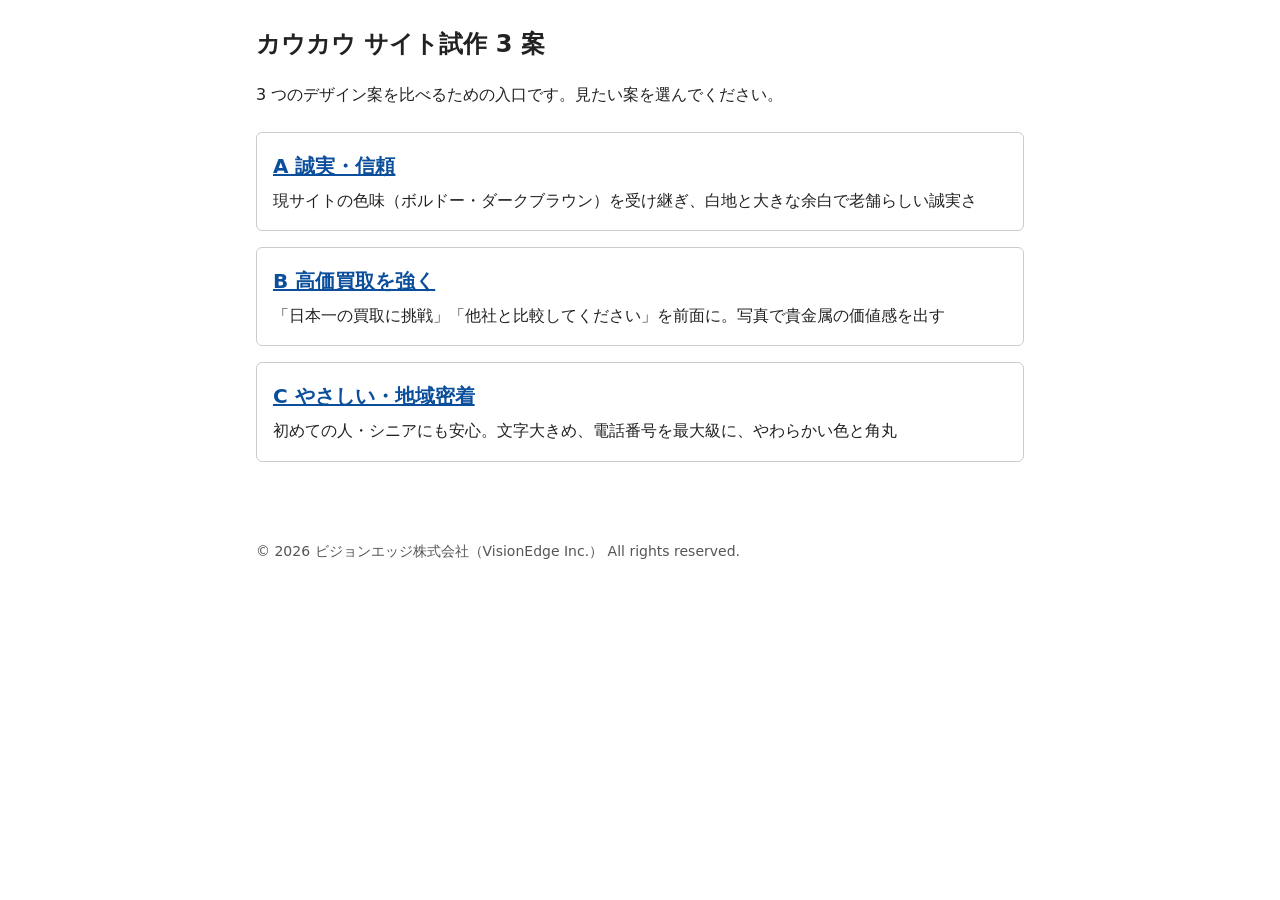
<file: index.html>
<!DOCTYPE html>
<html lang="ja">
<head>
<meta charset="utf-8">
<meta http-equiv="Content-Security-Policy" content="default-src 'self'; img-src 'self' data:; style-src 'self'; script-src 'self'; font-src 'self'; connect-src 'self'; form-action 'self'; base-uri 'none'; object-src 'none'">
<meta name="viewport" content="width=device-width, initial-scale=1">
<!-- 試作のため検索エンジンに載せない（本番では外す） -->
<meta name="robots" content="noindex, nofollow">
<title>カウカウ サイト試作 3 案</title>
<link rel="stylesheet" href="assets/css/chooser.css">
</head>
<body>
<main>
  <h1>カウカウ サイト試作 3 案</h1>
  <p>3 つのデザイン案を比べるための入口です。見たい案を選んでください。</p>
  <ul class="plans">
    <li>
      <a href="a-trust/index.html">A 誠実・信頼</a>
      <p>現サイトの色味（ボルドー・ダークブラウン）を受け継ぎ、白地と大きな余白で老舗らしい誠実さ</p>
    </li>
    <li>
      <a href="b-premium/index.html">B 高価買取を強く</a>
      <p>「日本一の買取に挑戦」「他社と比較してください」を前面に。写真で貴金属の価値感を出す</p>
    </li>
    <li>
      <a href="c-warm/index.html">C やさしい・地域密着</a>
      <p>初めての人・シニアにも安心。文字大きめ、電話番号を最大級に、やわらかい色と角丸</p>
    </li>
  </ul>
</main>
<footer>
  <p>© 2026 ビジョンエッジ株式会社（VisionEdge Inc.） All rights reserved.</p>
</footer>
</body>
</html>
</file>
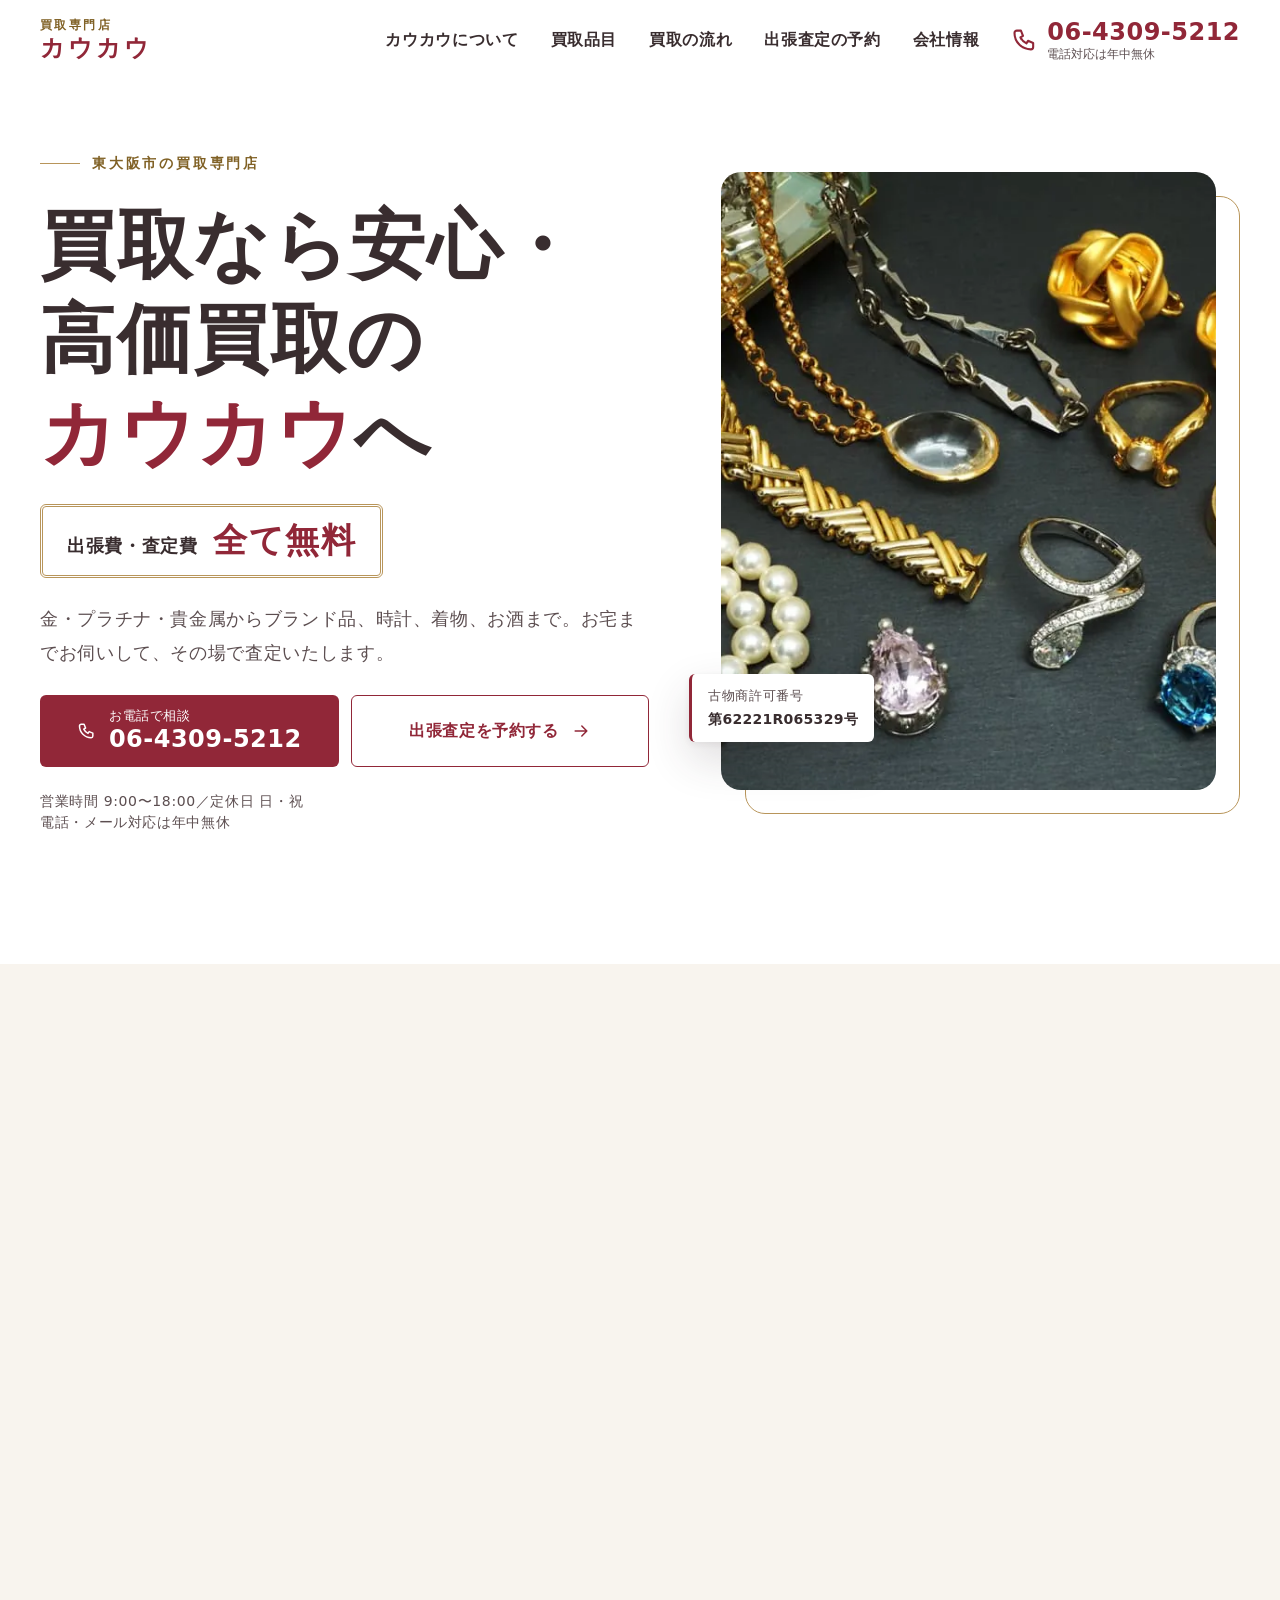
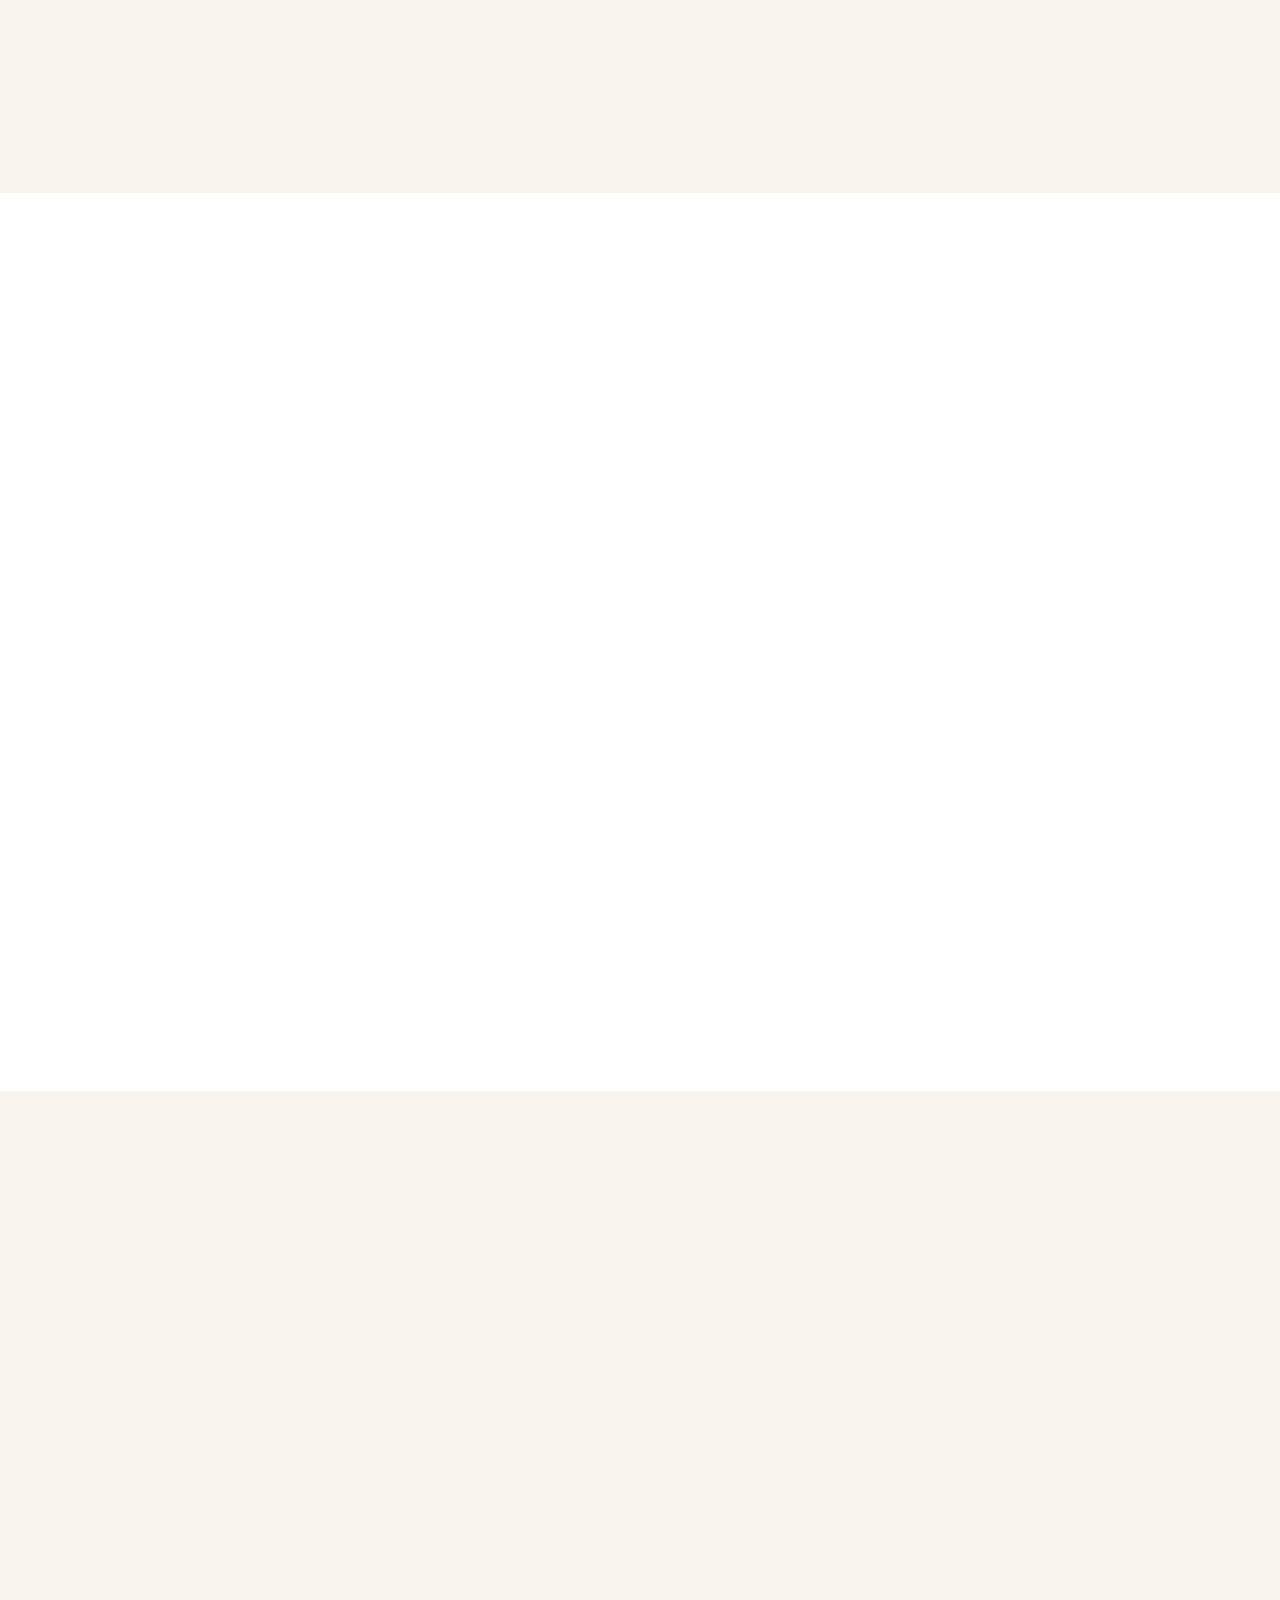
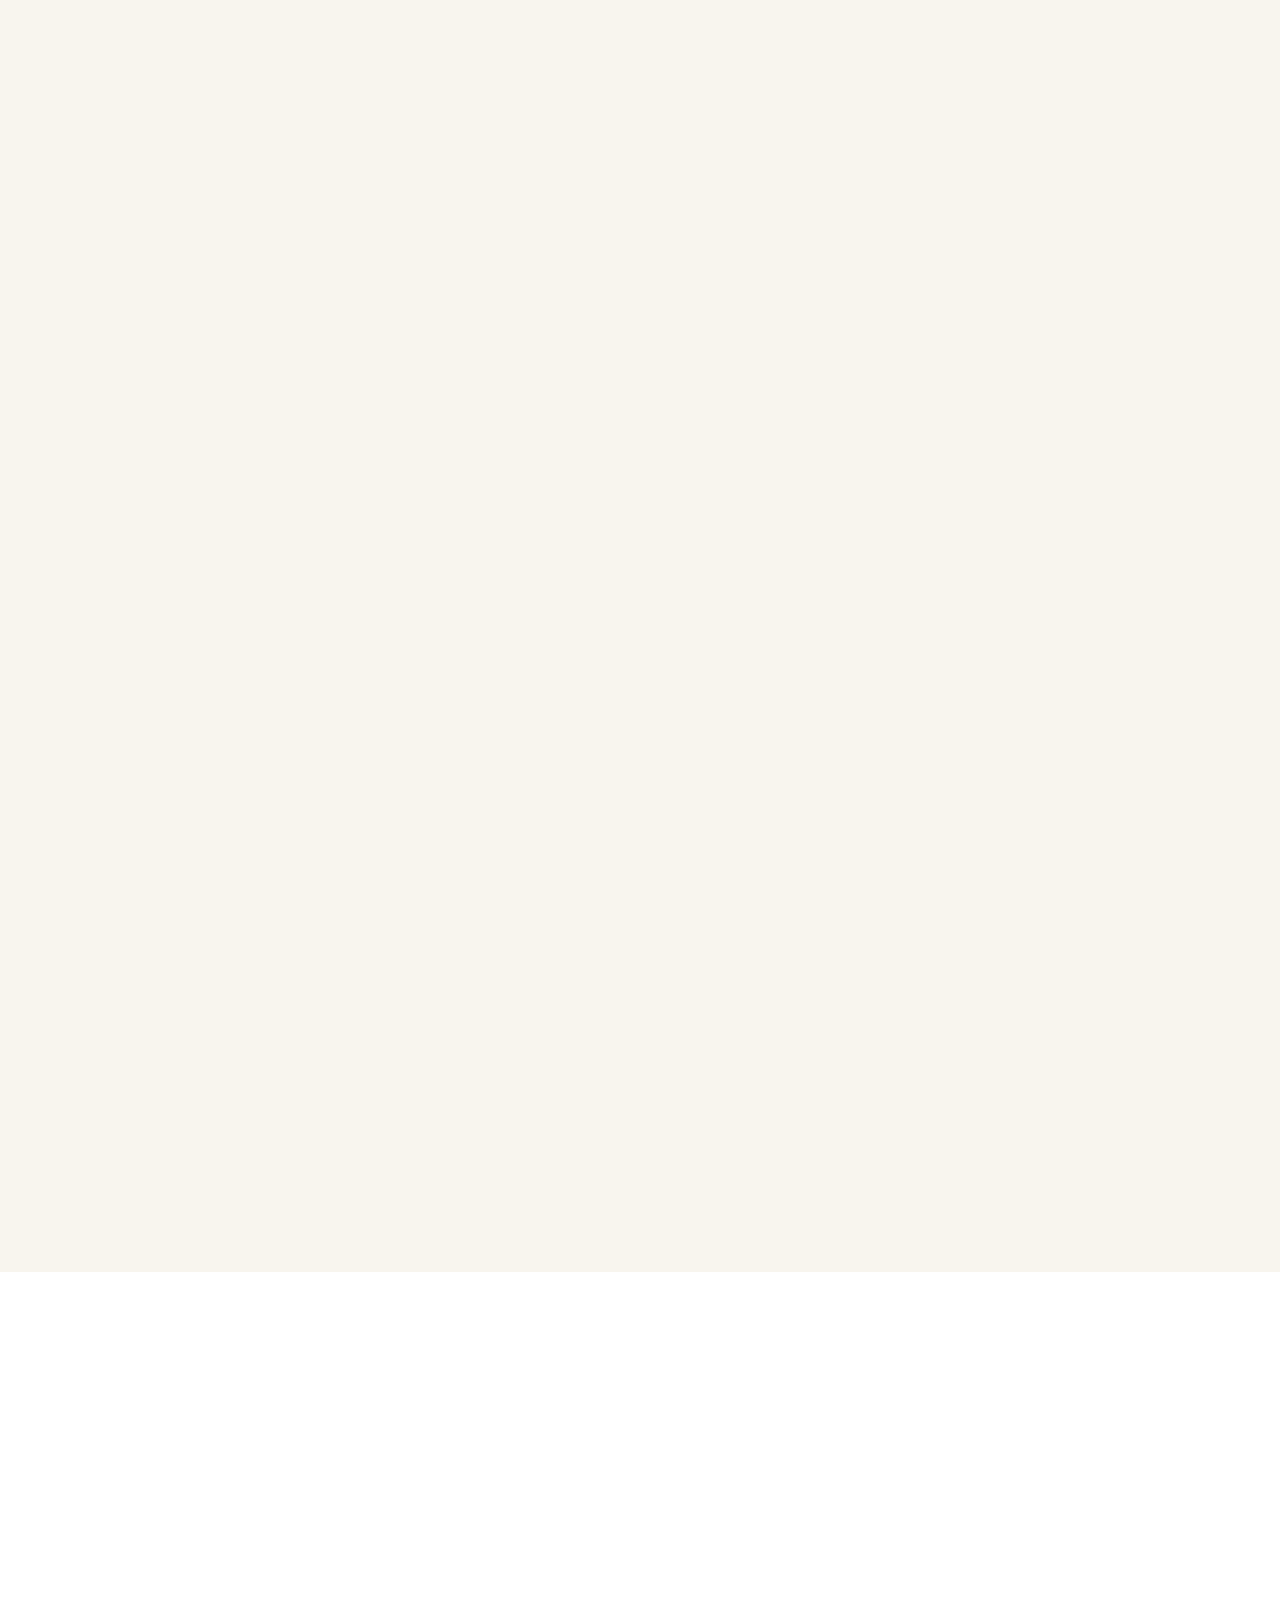
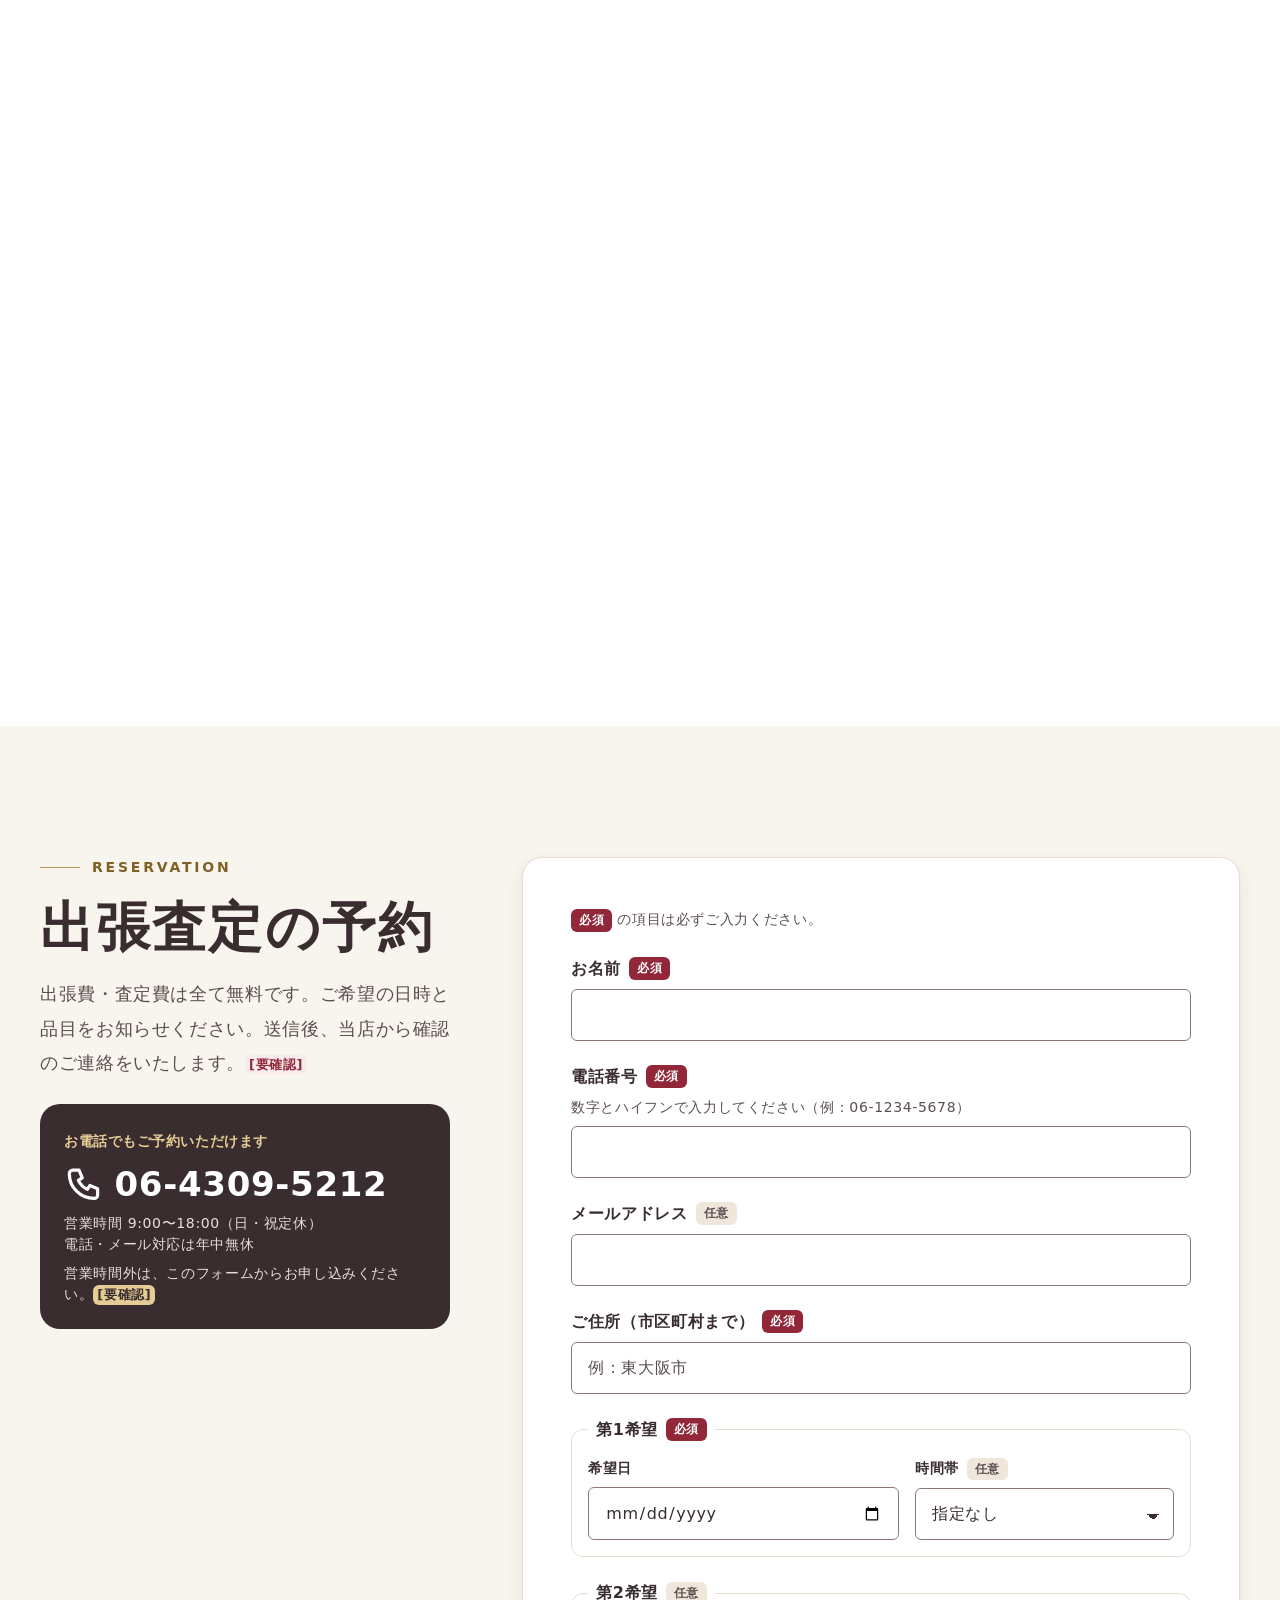
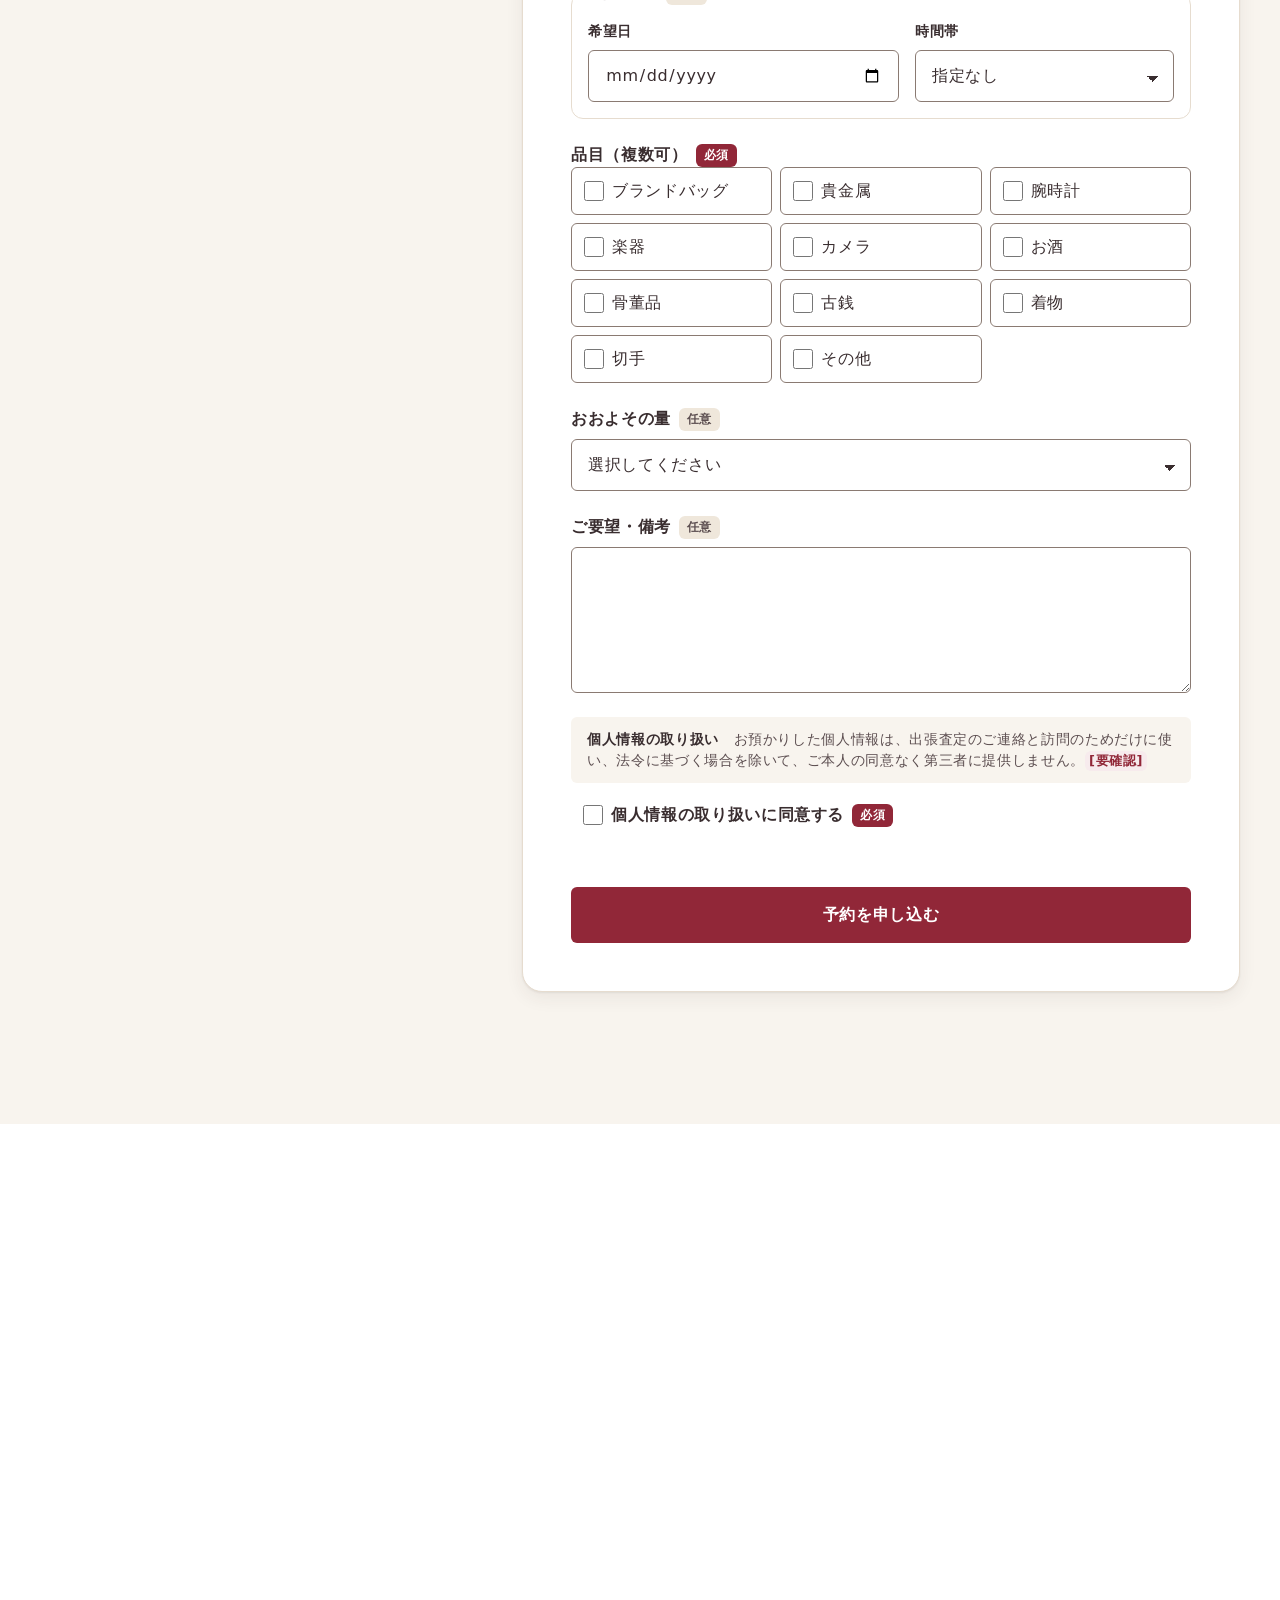
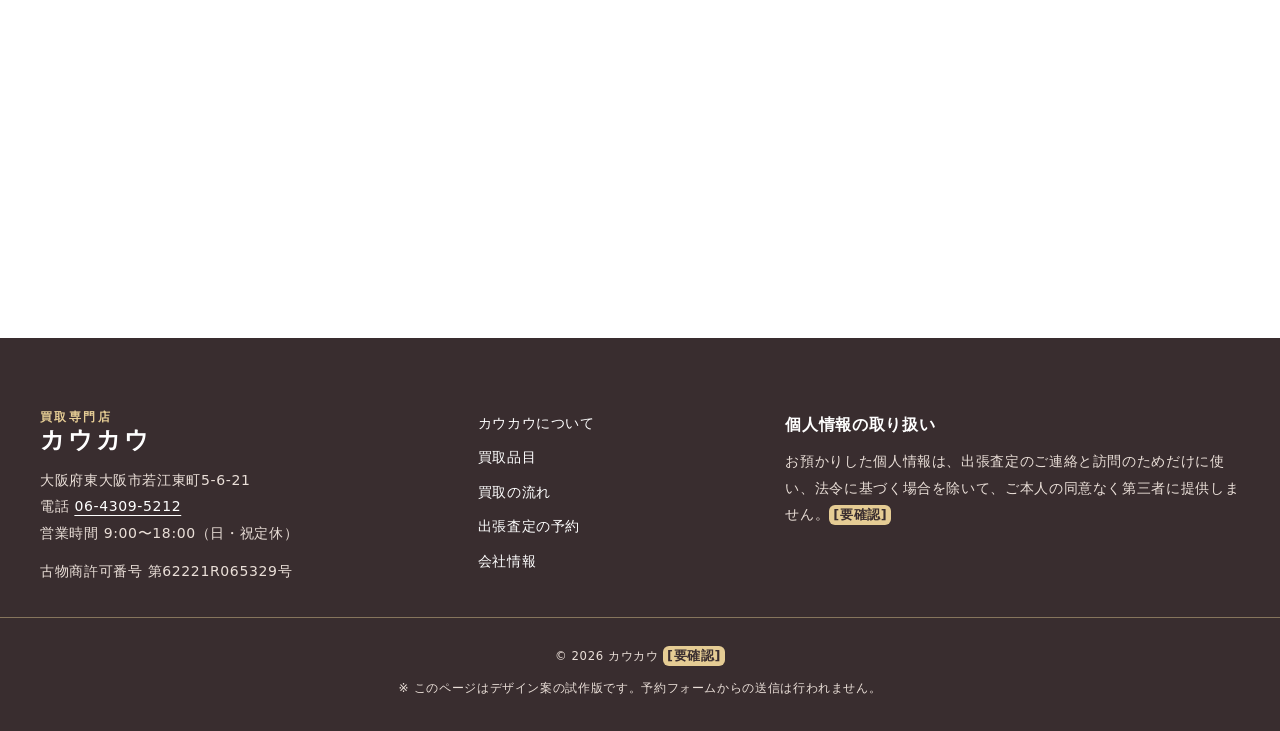
<file: a-trust/index.html>
<!DOCTYPE html>
<html lang="ja">
<head>
<meta charset="utf-8">
<meta http-equiv="Content-Security-Policy" content="default-src 'self'; img-src 'self' data:; style-src 'self'; script-src 'self'; font-src 'self'; connect-src 'self'; form-action 'self'; base-uri 'none'; object-src 'none'">
<meta name="viewport" content="width=device-width, initial-scale=1">
<!-- 試作のため検索エンジンに載せない（本番では外す） -->
<meta name="robots" content="noindex, nofollow">
<title>買取専門店カウカウ｜東大阪市・出張費と査定費は全て無料</title>
<meta name="description" content="東大阪市の買取専門店カウカウ。金・プラチナ・貴金属、ブランド品、時計、骨董品などを出張で買取。出張費・査定費は全て無料、箱なし・キズありOK。">
<link rel="stylesheet" href="style.css">
</head>
<body id="top">
<a class="skip-link" href="#main">本文へ移動</a>

<header class="site-header" data-header>
  <div class="site-header__inner">
    <a class="brand" href="#top">
      <span class="brand__sub">買取専門店</span>
      <span class="brand__name">カウカウ</span>
    </a>

    <nav class="site-nav" id="site-nav" aria-label="メインメニュー">
      <ul class="site-nav__list">
        <li><a href="#about" data-nav-link>カウカウについて</a></li>
        <li><a href="#items" data-nav-link>買取品目</a></li>
        <li><a href="#flow" data-nav-link>買取の流れ</a></li>
        <li><a href="#booking" data-nav-link>出張査定の予約</a></li>
        <li><a href="#company" data-nav-link>会社情報</a></li>
      </ul>
    </nav>

    <a class="header-tel" href="tel:0643095212">
      <svg class="icon" viewBox="0 0 24 24" aria-hidden="true"><path d="M5 4h3.5l1.8 4.4-2.2 1.4a11 11 0 0 0 5.1 5.1l1.4-2.2 4.4 1.8V18a2 2 0 0 1-2 2A14 14 0 0 1 3 6a2 2 0 0 1 2-2z"/></svg>
      <span class="header-tel__label">電話</span>
      <span class="header-tel__num">06-4309-5212</span>
      <span class="header-tel__note">電話対応は年中無休</span>
    </a>

    <button class="menu-button" type="button" aria-expanded="false" data-menu-button>
      <span class="menu-button__bars" aria-hidden="true"></span>
      <span class="menu-button__label">メニュー</span>
    </button>
  </div>
</header>

<main id="main">
  <section class="hero" aria-labelledby="hero-title">
    <div class="container hero__inner">
      <div class="hero__body">
        <p class="eyebrow">東大阪市の買取専門店</p>
        <h1 class="hero__title" id="hero-title">買取なら安心・<br>高価買取の<br><span class="hero__accent">カウカウ</span>へ</h1>
        <p class="free-badge">
          <span class="free-badge__label">出張費・査定費</span>
          <span class="free-badge__value">全て無料</span>
        </p>
        <p class="hero__lead">金・プラチナ・貴金属からブランド品、時計、着物、お酒まで。お宅までお伺いして、その場で査定いたします。</p>
        <div class="hero__actions">
          <a class="button button--primary" href="tel:0643095212">
            <svg class="icon" viewBox="0 0 24 24" aria-hidden="true"><path d="M5 4h3.5l1.8 4.4-2.2 1.4a11 11 0 0 0 5.1 5.1l1.4-2.2 4.4 1.8V18a2 2 0 0 1-2 2A14 14 0 0 1 3 6a2 2 0 0 1 2-2z"/></svg>
            <span class="button__stack"><span class="button__small">お電話で相談</span><span class="button__num">06-4309-5212</span></span>
          </a>
          <a class="button button--secondary" href="#booking">
            出張査定を予約する
            <svg class="icon" viewBox="0 0 24 24" aria-hidden="true"><path d="M5 12h14M13 6l6 6-6 6"/></svg>
          </a>
        </div>
        <p class="hero__hours">営業時間 9:00〜18:00／定休日 日・祝<br>電話・メール対応は年中無休</p>
      </div>

      <div class="hero__media framed">
        <picture>
          <source srcset="../assets/img/hero-jewelry.webp" type="image/webp">
          <img src="../assets/img/hero-jewelry.jpg" alt="真珠のネックレスや金のアクセサリー、宝石の指輪" width="1000" height="666" fetchpriority="high">
        </picture>
        <p class="license-card">
          <span class="license-card__label">古物商許可番号</span>
          <span class="license-card__num">第62221R065329号</span>
        </p>
      </div>
    </div>
  </section>

  <section class="section section--surface promise" aria-labelledby="promise-title">
    <div class="container">
      <div class="section-head section-head--center" data-reveal>
        <p class="eyebrow" aria-hidden="true">Promise</p>
        <h2 class="section-title" id="promise-title">カウカウの3つの安心</h2>
      </div>
      <ol class="promise__list">
        <li class="promise__item" data-reveal>
          <span class="promise__num" aria-hidden="true">01</span>
          <h3 class="promise__title">出張費・査定費 無料</h3>
          <p>お宅までお伺いする出張費も、お品物の査定費も、全て無料です。</p>
        </li>
        <li class="promise__item" data-reveal>
          <span class="promise__num" aria-hidden="true">02</span>
          <h3 class="promise__title">その場で現金お支払い</h3>
          <p>提示した金額にご了承いただければ、その場で現金でお支払いします。</p>
          <p class="note">高額の場合や肉筆類の真贋鑑定などは、当店で一旦お預かりし、指定口座へお振り込みします。</p>
        </li>
        <li class="promise__item" data-reveal>
          <span class="promise__num" aria-hidden="true">03</span>
          <h3 class="promise__title">箱なし・キズありOK</h3>
          <p>ブランド品・アクセサリーは、箱なし・キズありでも大丈夫です。お品物を紐でしばったり、箱づめしたりする必要もありません。</p>
        </li>
      </ol>
    </div>
  </section>

  <section class="section about" id="about" aria-labelledby="about-title">
    <div class="container about__inner">
      <div class="about__media framed" data-reveal>
        <picture>
          <source srcset="../assets/img/about-appraisal.webp" type="image/webp">
          <img src="../assets/img/about-appraisal.jpg" alt="ルーペで品物を確かめる査定の様子" width="1000" height="666" loading="lazy" decoding="async">
        </picture>
      </div>
      <div class="about__body" data-reveal>
        <p class="eyebrow" aria-hidden="true">About</p>
        <h2 class="section-title" id="about-title">カウカウについて</h2>
        <p class="about__lead">査定・出張費は無料です。お宅までお伺いしますので、何でもご相談ください。</p>
        <p>買取専門店のカウカウは、最新の価格相場で日本一の買取に挑戦しています。他社とも比較してください。</p>
        <ul class="chips" aria-label="主な買取品目">
          <li>金</li>
          <li>プラチナ</li>
          <li>貴金属</li>
          <li>ダイヤモンド</li>
          <li>ブランド品</li>
          <li>時計</li>
          <li>バッグ</li>
          <li>切手</li>
          <li>古銭</li>
          <li>着物</li>
          <li>お酒</li>
        </ul>
        <div class="about__extra">
          <h3 class="about__extra-title">不用品買取・空家整理</h3>
          <p>不用品の買取・回収、空家の整理もご相談ください。</p>
        </div>
      </div>
    </div>
  </section>

  <section class="section section--surface items" id="items" aria-labelledby="items-title">
    <div class="container">
      <div class="section-head" data-reveal>
        <p class="eyebrow" aria-hidden="true">Items</p>
        <h2 class="section-title" id="items-title">買取品目</h2>
        <p class="section-lead">主な買取品目の一例です。</p>
      </div>
      <ul class="bento">
        <li class="tile tile--metal" data-reveal>
          <div class="tile__text">
            <p class="tile__en" aria-hidden="true">Precious Metal</p>
            <h3 class="tile__name">貴金属</h3>
            <p class="tile__note">金・プラチナ・ダイヤモンドなど</p>
          </div>
          <picture class="tile__media">
            <source srcset="../assets/img/item-precious-metal.webp" type="image/webp">
            <img src="../assets/img/item-precious-metal.jpg" alt="宝石の指輪やネックレス、金の地金などの貴金属" width="627" height="545" loading="lazy" decoding="async">
          </picture>
        </li>
        <li class="tile tile--bag" data-reveal>
          <div class="tile__text">
            <p class="tile__en" aria-hidden="true">Brand Bag</p>
            <h3 class="tile__name">ブランドバッグ</h3>
            <p class="tile__note">箱なし・キズありOK</p>
          </div>
          <picture class="tile__media">
            <source srcset="../assets/img/item-brand-bag.webp" type="image/webp">
            <img src="../assets/img/item-brand-bag.jpg" alt="チェーンバッグやボストンバッグ、リュックなどのブランドバッグ" width="627" height="545" loading="lazy" decoding="async">
          </picture>
        </li>
        <li class="tile tile--watch" data-reveal>
          <div class="tile__text">
            <p class="tile__en" aria-hidden="true">Watch</p>
            <h3 class="tile__name">腕時計</h3>
          </div>
          <picture class="tile__media">
            <source srcset="../assets/img/item-watch.webp" type="image/webp">
            <img src="../assets/img/item-watch.jpg" alt="金色と銀色の腕時計" width="627" height="545" loading="lazy" decoding="async">
          </picture>
        </li>
        <li class="tile tile--liquor" data-reveal>
          <div class="tile__text">
            <p class="tile__en" aria-hidden="true">Liquor</p>
            <h3 class="tile__name">お酒</h3>
          </div>
          <picture class="tile__media">
            <source srcset="../assets/img/item-liquor.webp" type="image/webp">
            <img src="../assets/img/item-liquor.jpg" alt="ブランデーやウイスキーの瓶" width="627" height="545" loading="lazy" decoding="async">
          </picture>
        </li>
        <li class="tile tile--antique" data-reveal>
          <div class="tile__text">
            <p class="tile__en" aria-hidden="true">Antique</p>
            <h3 class="tile__name">骨董品</h3>
          </div>
          <picture class="tile__media">
            <source srcset="../assets/img/item-antique.webp" type="image/webp">
            <img src="../assets/img/item-antique.jpg" alt="鉄瓶や茶入れ、置物などの骨董品" width="627" height="545" loading="lazy" decoding="async">
          </picture>
        </li>
        <li class="tile tile--camera" data-reveal>
          <div class="tile__text">
            <p class="tile__en" aria-hidden="true">Camera</p>
            <h3 class="tile__name">カメラ</h3>
          </div>
          <picture class="tile__media">
            <source srcset="../assets/img/item-camera.webp" type="image/webp">
            <img src="../assets/img/item-camera.jpg" alt="一眼レフカメラと交換レンズ" width="627" height="545" loading="lazy" decoding="async">
          </picture>
        </li>
        <li class="tile tile--instrument" data-reveal>
          <div class="tile__text">
            <p class="tile__en" aria-hidden="true">Instrument</p>
            <h3 class="tile__name">楽器</h3>
          </div>
          <picture class="tile__media">
            <source srcset="../assets/img/item-instrument.webp" type="image/webp">
            <img src="../assets/img/item-instrument.jpg" alt="キーボードとサックス" width="627" height="545" loading="lazy" decoding="async">
          </picture>
        </li>
        <li class="tile tile--coin" data-reveal>
          <div class="tile__text">
            <p class="tile__en" aria-hidden="true">Old Coin</p>
            <h3 class="tile__name">古銭</h3>
          </div>
          <picture class="tile__media">
            <source srcset="../assets/img/item-old-coin.webp" type="image/webp">
            <img src="../assets/img/item-old-coin.jpg" alt="小判と穴あきの古い硬貨" width="627" height="545" loading="lazy" decoding="async">
          </picture>
        </li>
        <li class="tile tile--more on-dark" data-reveal>
          <h3 class="tile__name">上記以外も<br>買取致します</h3>
          <p class="tile__lead">着物・切手なども。お気軽にお問い合わせください。</p>
          <div class="tile__actions">
            <a class="button button--light" href="tel:0643095212">
              <svg class="icon" viewBox="0 0 24 24" aria-hidden="true"><path d="M5 4h3.5l1.8 4.4-2.2 1.4a11 11 0 0 0 5.1 5.1l1.4-2.2 4.4 1.8V18a2 2 0 0 1-2 2A14 14 0 0 1 3 6a2 2 0 0 1 2-2z"/></svg>
              06-4309-5212
            </a>
            <a class="button button--outline-light" href="#booking">予約フォームへ</a>
          </div>
        </li>
      </ul>
    </div>
  </section>

  <section class="section flow" id="flow" aria-labelledby="flow-title">
    <div class="container">
      <div class="section-head" data-reveal>
        <p class="eyebrow" aria-hidden="true">Flow</p>
        <h2 class="section-title" id="flow-title">買取の流れ</h2>
        <p class="section-lead">お問い合わせからご精算まで、3つのステップです。</p>
      </div>
      <ol class="flow__list">
        <li class="step" data-reveal>
          <p class="step__label" aria-hidden="true">Step <span class="step__num">01</span></p>
          <picture class="step__media">
            <source srcset="../assets/img/flow-1-call.webp" type="image/webp">
            <img src="../assets/img/flow-1-call.jpg" alt="スマートフォンを操作する手元" width="1200" height="800" loading="lazy" decoding="async">
          </picture>
          <h3 class="step__title">お問い合わせ</h3>
          <p>まずはお電話にて、お気軽にお問い合わせください。お売り頂ける品のジャンル及びおおよその量をお伺いします。</p>
          <p class="step__tel">
            <a href="tel:0643095212">
              <svg class="icon" viewBox="0 0 24 24" aria-hidden="true"><path d="M5 4h3.5l1.8 4.4-2.2 1.4a11 11 0 0 0 5.1 5.1l1.4-2.2 4.4 1.8V18a2 2 0 0 1-2 2A14 14 0 0 1 3 6a2 2 0 0 1 2-2z"/></svg>
              06-4309-5212
            </a>
          </p>
        </li>
        <li class="step" data-reveal>
          <p class="step__label" aria-hidden="true">Step <span class="step__num">02</span></p>
          <picture class="step__media">
            <source srcset="../assets/img/flow-2-schedule.webp" type="image/webp">
            <img src="../assets/img/flow-2-schedule.jpg" alt="月ごとのカレンダー" width="1000" height="667" loading="lazy" decoding="async">
          </picture>
          <h3 class="step__title">訪問日時の決定・査定</h3>
          <p>お伺い日やお売りいただける品物を確認します。当日になりましたら、当店スタッフがお客様の元へお伺いし、その場で査定致します。お品物は紐でしばったり、箱づめなどは必要ありません。</p>
          <p class="note">スタッフは事前に検温し、マスク着用、消毒などウイルス対策をしてからお伺いします。</p>
        </li>
        <li class="step" data-reveal>
          <p class="step__label" aria-hidden="true">Step <span class="step__num">03</span></p>
          <picture class="step__media">
            <source srcset="../assets/img/flow-3-cash.webp" type="image/webp">
            <img src="../assets/img/flow-3-cash.jpg" alt="千円札と硬貨、電卓" width="1000" height="666" loading="lazy" decoding="async">
          </picture>
          <h3 class="step__title">ご精算</h3>
          <p>提示させていただいた金額に了承いただければ、その場で現金お支払いとなります。</p>
          <p class="note">高額の場合や、肉筆類の真贋鑑定などは当店にて一旦預からせていただき、指定口座に振り込ませていただきます。</p>
        </li>
      </ol>
    </div>
  </section>

  <section class="section section--surface booking" id="booking" aria-labelledby="booking-title">
    <div class="container booking__inner">
      <div class="booking__aside">
        <div class="section-head">
          <p class="eyebrow" aria-hidden="true">Reservation</p>
          <h2 class="section-title" id="booking-title">出張査定の予約</h2>
          <p class="section-lead">出張費・査定費は全て無料です。ご希望の日時と品目をお知らせください。送信後、当店から確認のご連絡をいたします。<span class="tbc">[要確認]</span></p>
        </div>
        <div class="tel-card on-dark">
          <p class="tel-card__label">お電話でもご予約いただけます</p>
          <a class="tel-card__num" href="tel:0643095212">
            <svg class="icon" viewBox="0 0 24 24" aria-hidden="true"><path d="M5 4h3.5l1.8 4.4-2.2 1.4a11 11 0 0 0 5.1 5.1l1.4-2.2 4.4 1.8V18a2 2 0 0 1-2 2A14 14 0 0 1 3 6a2 2 0 0 1 2-2z"/></svg>
            06-4309-5212
          </a>
          <p class="tel-card__note">営業時間 9:00〜18:00（日・祝定休）<br>電話・メール対応は年中無休</p>
          <p class="tel-card__note">営業時間外は、このフォームからお申し込みください。<span class="tbc">[要確認]</span></p>
        </div>
      </div>

      <div class="form-card">
        <form class="booking-form" data-booking data-endpoint="" data-min-seconds="4" method="post" novalidate>
          <p class="form-intro"><span class="req">必須</span> の項目は必ずご入力ください。</p>

          <div class="field">
            <label class="field__label" for="f-name">お名前<span class="req">必須</span></label>
            <input class="input" id="f-name" type="text" name="name" autocomplete="name" required aria-describedby="err-name">
            <p class="field__error" id="err-name" data-error-for="name"></p>
          </div>

          <div class="field">
            <label class="field__label" for="f-tel">電話番号<span class="req">必須</span></label>
            <p class="field__hint" id="hint-tel">数字とハイフンで入力してください<span class="nowrap">（例：06-1234-5678）</span></p>
            <input class="input" id="f-tel" type="tel" name="tel" autocomplete="tel" inputmode="tel" maxlength="13" required aria-describedby="hint-tel err-tel">
            <p class="field__error" id="err-tel" data-error-for="tel"></p>
          </div>

          <div class="field">
            <label class="field__label" for="f-email">メールアドレス<span class="opt">任意</span></label>
            <input class="input" id="f-email" type="email" name="email" autocomplete="email" aria-describedby="err-email">
            <p class="field__error" id="err-email" data-error-for="email"></p>
          </div>

          <div class="field">
            <label class="field__label" for="f-address">ご住所（市区町村まで）<span class="req">必須</span></label>
            <input class="input" id="f-address" type="text" name="address" autocomplete="address-level2" placeholder="例：東大阪市" required aria-describedby="err-address">
            <p class="field__error" id="err-address" data-error-for="address"></p>
          </div>

          <fieldset class="field-pair">
            <legend class="field__label">第1希望<span class="req">必須</span></legend>
            <div class="field-pair__row">
              <div class="field">
                <label class="field__sublabel" for="f-date1">希望日</label>
                <input class="input" id="f-date1" type="date" name="date1" required aria-describedby="err-date1">
                <p class="field__error" id="err-date1" data-error-for="date1"></p>
              </div>
              <div class="field">
                <label class="field__sublabel" for="f-time1">時間帯<span class="opt">任意</span></label>
                <select class="input" id="f-time1" name="time1" aria-describedby="err-time1">
                  <option value="指定なし">指定なし</option>
                  <option value="午前（9〜12時）">午前（9〜12時）</option>
                  <option value="午後（13〜18時）">午後（13〜18時）</option>
                </select>
                <p class="field__error" id="err-time1" data-error-for="time1"></p>
              </div>
            </div>
          </fieldset>

          <fieldset class="field-pair">
            <legend class="field__label">第2希望<span class="opt">任意</span></legend>
            <div class="field-pair__row">
              <div class="field">
                <label class="field__sublabel" for="f-date2">希望日</label>
                <input class="input" id="f-date2" type="date" name="date2" aria-describedby="err-date2">
                <p class="field__error" id="err-date2" data-error-for="date2"></p>
              </div>
              <div class="field">
                <label class="field__sublabel" for="f-time2">時間帯</label>
                <select class="input" id="f-time2" name="time2" aria-describedby="err-time2">
                  <option value="指定なし">指定なし</option>
                  <option value="午前（9〜12時）">午前（9〜12時）</option>
                  <option value="午後（13〜18時）">午後（13〜18時）</option>
                </select>
                <p class="field__error" id="err-time2" data-error-for="time2"></p>
              </div>
            </div>
          </fieldset>

          <fieldset class="field" aria-describedby="err-items">
            <legend class="field__label">品目（複数可）<span class="req">必須</span></legend>
            <div class="checks">
              <label class="check"><input type="checkbox" name="items" value="ブランドバッグ" aria-describedby="err-items"><span>ブランドバッグ</span></label>
              <label class="check"><input type="checkbox" name="items" value="貴金属" aria-describedby="err-items"><span>貴金属</span></label>
              <label class="check"><input type="checkbox" name="items" value="腕時計" aria-describedby="err-items"><span>腕時計</span></label>
              <label class="check"><input type="checkbox" name="items" value="楽器" aria-describedby="err-items"><span>楽器</span></label>
              <label class="check"><input type="checkbox" name="items" value="カメラ" aria-describedby="err-items"><span>カメラ</span></label>
              <label class="check"><input type="checkbox" name="items" value="お酒" aria-describedby="err-items"><span>お酒</span></label>
              <label class="check"><input type="checkbox" name="items" value="骨董品" aria-describedby="err-items"><span>骨董品</span></label>
              <label class="check"><input type="checkbox" name="items" value="古銭" aria-describedby="err-items"><span>古銭</span></label>
              <label class="check"><input type="checkbox" name="items" value="着物" aria-describedby="err-items"><span>着物</span></label>
              <label class="check"><input type="checkbox" name="items" value="切手" aria-describedby="err-items"><span>切手</span></label>
              <label class="check"><input type="checkbox" name="items" value="その他" aria-describedby="err-items"><span>その他</span></label>
            </div>
            <p class="field__error" id="err-items" data-error-for="items"></p>
          </fieldset>

          <div class="field">
            <label class="field__label" for="f-volume">おおよその量<span class="opt">任意</span></label>
            <select class="input" id="f-volume" name="volume" aria-describedby="err-volume">
              <option value="">選択してください</option>
              <option value="数点">数点</option>
              <option value="段ボール数箱">段ボール数箱</option>
              <option value="大量（家一軒・空家整理）">大量（家一軒・空家整理）</option>
              <option value="わからない">わからない</option>
            </select>
            <p class="field__error" id="err-volume" data-error-for="volume"></p>
          </div>

          <div class="field">
            <label class="field__label" for="f-message">ご要望・備考<span class="opt">任意</span></label>
            <textarea class="input" id="f-message" name="message" rows="5" aria-describedby="err-message"></textarea>
            <p class="field__error" id="err-message" data-error-for="message"></p>
          </div>

          <div class="field">
            <p class="privacy-note" id="privacy-note"><strong>個人情報の取り扱い</strong>　お預かりした個人情報は、出張査定のご連絡と訪問のためだけに使い、法令に基づく場合を除いて、ご本人の同意なく第三者に提供しません。<span class="tbc">[要確認]</span></p>
            <label class="check check--agree"><input type="checkbox" name="agree" value="同意する" required aria-describedby="privacy-note err-agree"><span>個人情報の取り扱いに同意する</span><span class="req">必須</span></label>
            <p class="field__error" id="err-agree" data-error-for="agree"></p>
          </div>

          <input type="text" name="website" class="hp" tabindex="-1" autocomplete="off" aria-hidden="true">
          <input type="hidden" name="started_at" value="">
          <p class="form-status" data-form-status role="status" aria-live="polite"></p>
          <button class="button button--primary button--block" type="submit">予約を申し込む</button>
        </form>

        <div class="booking-done" data-booking-done hidden tabindex="-1">
          <h3 class="booking-done__title">お申し込みを受け付けました</h3>
          <p>ありがとうございます。内容を確認のうえ、当店からご連絡いたします。<span class="tbc">[要確認]</span></p>
          <p>お急ぎの場合は、お電話（<a class="nowrap" href="tel:0643095212">06-4309-5212</a>）でもご相談いただけます。</p>
        </div>
      </div>
    </div>
  </section>

  <section class="section company" id="company" aria-labelledby="company-title">
    <div class="container company__inner">
      <div class="section-head" data-reveal>
        <p class="eyebrow" aria-hidden="true">Information</p>
        <h2 class="section-title" id="company-title">会社情報</h2>
        <p class="section-lead">お気軽にお問い合わせください。</p>
      </div>
      <dl class="info-list" data-reveal>
        <div class="info-list__row"><dt>店名</dt><dd>カウカウ（買取専門店）</dd></div>
        <div class="info-list__row">
          <dt>所在地</dt>
          <dd>
            大阪府東大阪市若江東町5-6-21<br>
            <a class="map-link" href="https://www.google.com/maps/search/?api=1&amp;query=%E5%A4%A7%E9%98%AA%E5%BA%9C%E6%9D%B1%E5%A4%A7%E9%98%AA%E5%B8%82%E8%8B%A5%E6%B1%9F%E6%9D%B1%E7%94%BA5-6-21" target="_blank" rel="noopener noreferrer">
              <svg class="icon" viewBox="0 0 24 24" aria-hidden="true"><path d="M12 21s-6.5-5.6-6.5-11a6.5 6.5 0 0 1 13 0c0 5.4-6.5 11-6.5 11z"/><circle cx="12" cy="10" r="2.3"/></svg>
              Google マップで開く<span class="visually-hidden">（新しいタブで開きます）</span>
            </a>
          </dd>
        </div>
        <div class="info-list__row"><dt>電話</dt><dd><a href="tel:0643095212">06-4309-5212</a></dd></div>
        <div class="info-list__row"><dt>営業時間</dt><dd>9:00〜18:00</dd></div>
        <div class="info-list__row"><dt>定休日</dt><dd>日・祝（電話・メール対応は年中無休）</dd></div>
        <div class="info-list__row"><dt>古物商許可番号</dt><dd>第62221R065329号</dd></div>
        <div class="info-list__row"><dt>出張対応エリア</dt><dd>東大阪市とその周辺 <span class="tbc">[要確認]</span></dd></div>
        <div class="info-list__row"><dt>メール・SNS</dt><dd>準備中 <span class="tbc">[要確認]</span></dd></div>
      </dl>
    </div>
  </section>
</main>

<footer class="site-footer on-dark">
  <div class="container site-footer__inner">
    <div class="site-footer__brand">
      <p class="brand brand--footer">
        <span class="brand__sub">買取専門店</span>
        <span class="brand__name">カウカウ</span>
      </p>
      <address class="site-footer__address">
        大阪府東大阪市若江東町5-6-21<br>
        電話 <a href="tel:0643095212">06-4309-5212</a><br>
        営業時間 9:00〜18:00（日・祝定休）
      </address>
      <p>古物商許可番号 第62221R065329号</p>
    </div>
    <nav class="site-footer__nav" aria-label="フッターメニュー">
      <ul>
        <li><a href="#about">カウカウについて</a></li>
        <li><a href="#items">買取品目</a></li>
        <li><a href="#flow">買取の流れ</a></li>
        <li><a href="#booking">出張査定の予約</a></li>
        <li><a href="#company">会社情報</a></li>
      </ul>
    </nav>
    <div class="site-footer__privacy">
      <h2 class="site-footer__heading">個人情報の取り扱い</h2>
      <p>お預かりした個人情報は、出張査定のご連絡と訪問のためだけに使い、法令に基づく場合を除いて、ご本人の同意なく第三者に提供しません。<span class="tbc">[要確認]</span></p>
    </div>
  </div>
  <div class="container">
    <p class="site-footer__copy"><small>© 2026 カウカウ <span class="tbc">[要確認]</span></small></p>
    <!-- 試作の表示。本番で消す -->
    <p class="prototype-note">※ このページはデザイン案の試作版です。予約フォームからの送信は行われません。</p>
  </div>
  <a class="to-top" href="#top" data-to-top>
    <svg class="icon" viewBox="0 0 24 24" aria-hidden="true"><path d="M12 19V5M5 12l7-7 7 7"/></svg>
    <span class="visually-hidden">ページの先頭へ戻る</span>
  </a>
</footer>

<script src="../assets/js/booking-form.js" defer></script>
<script src="main.js" defer></script>
</body>
</html>
</file>
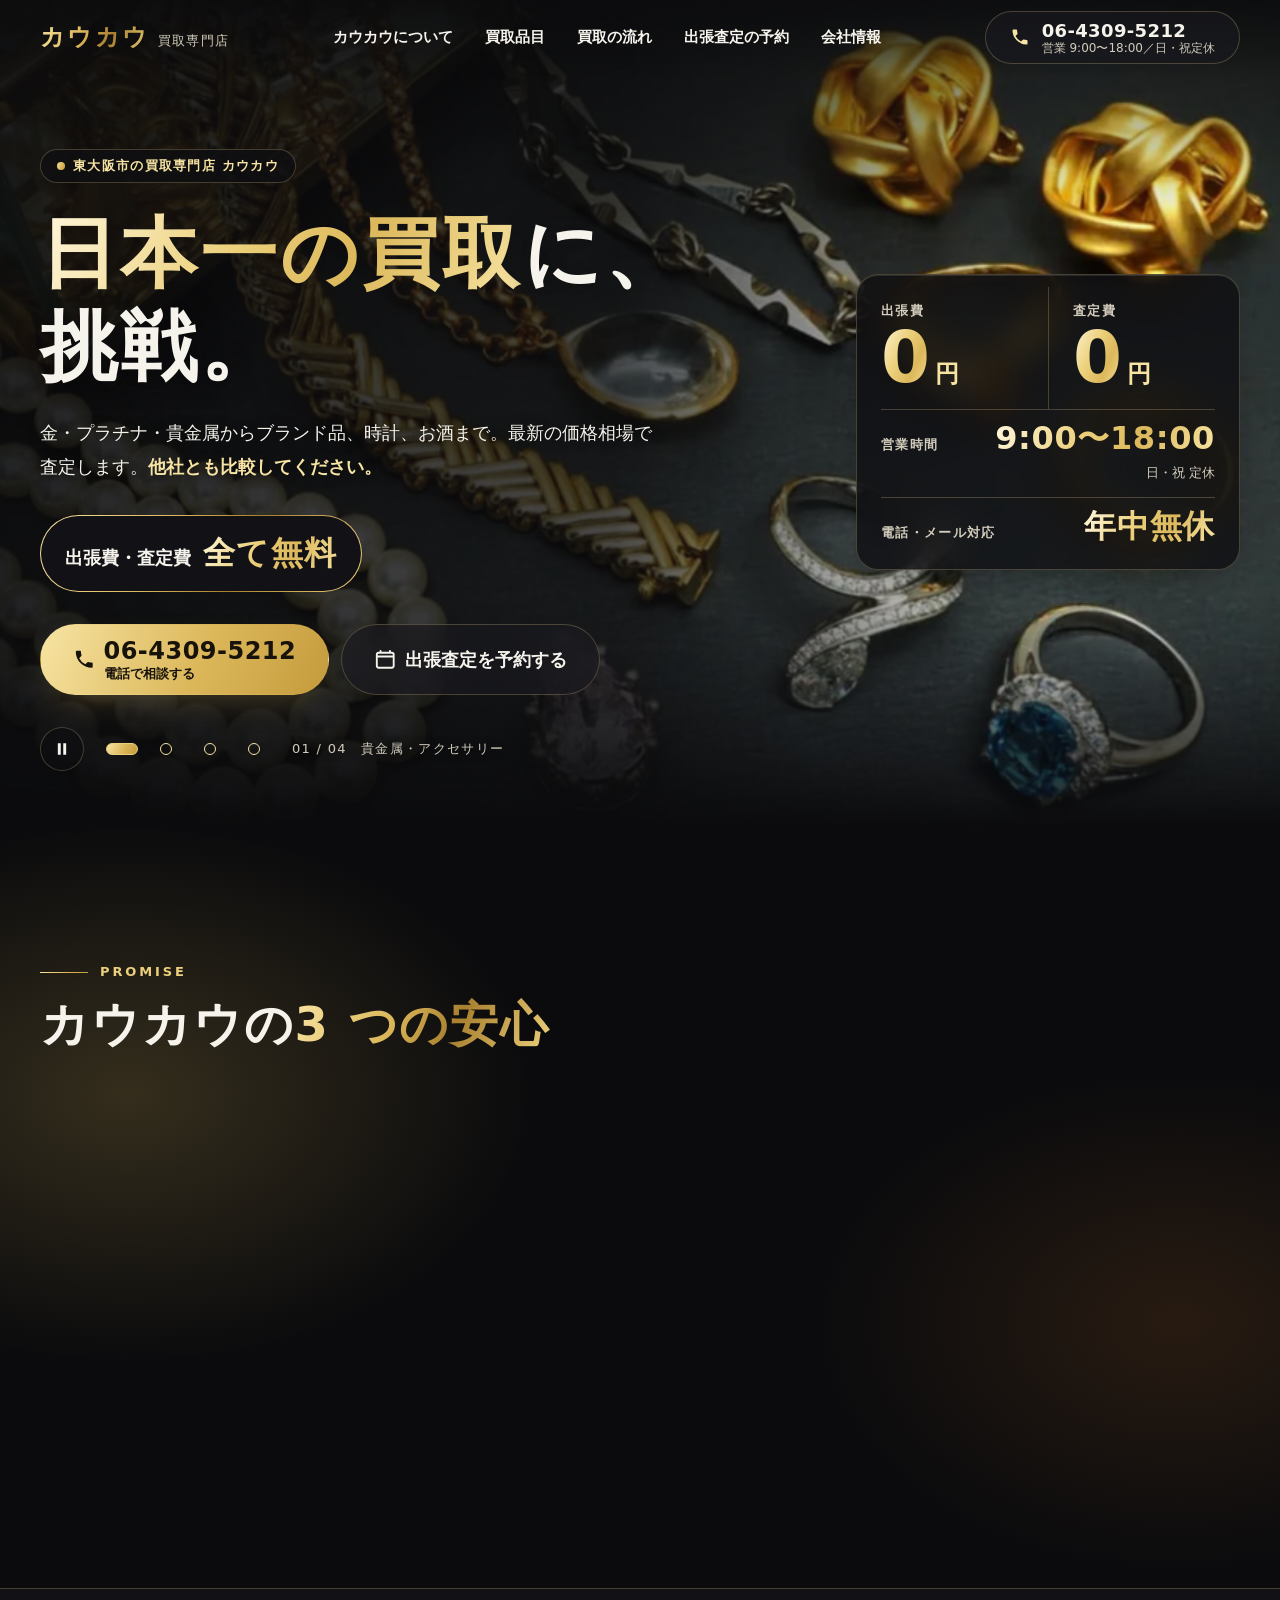
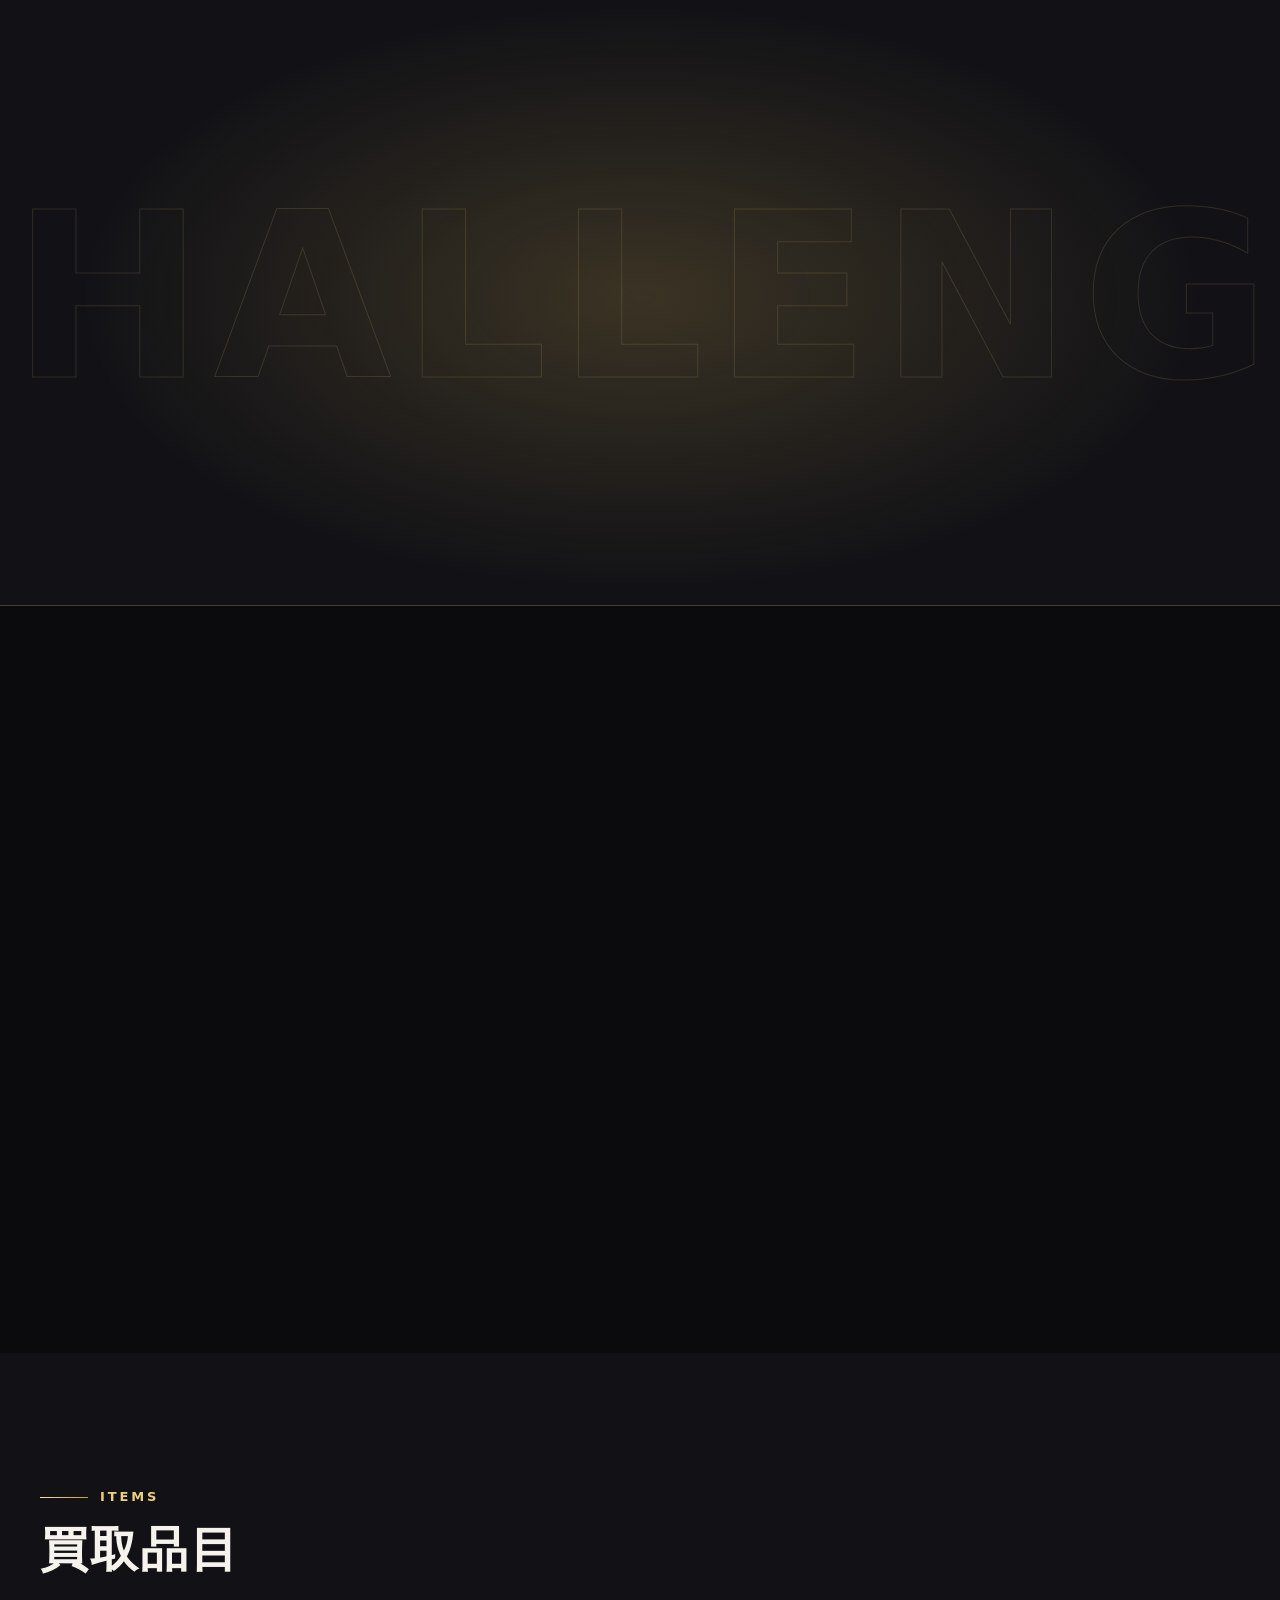
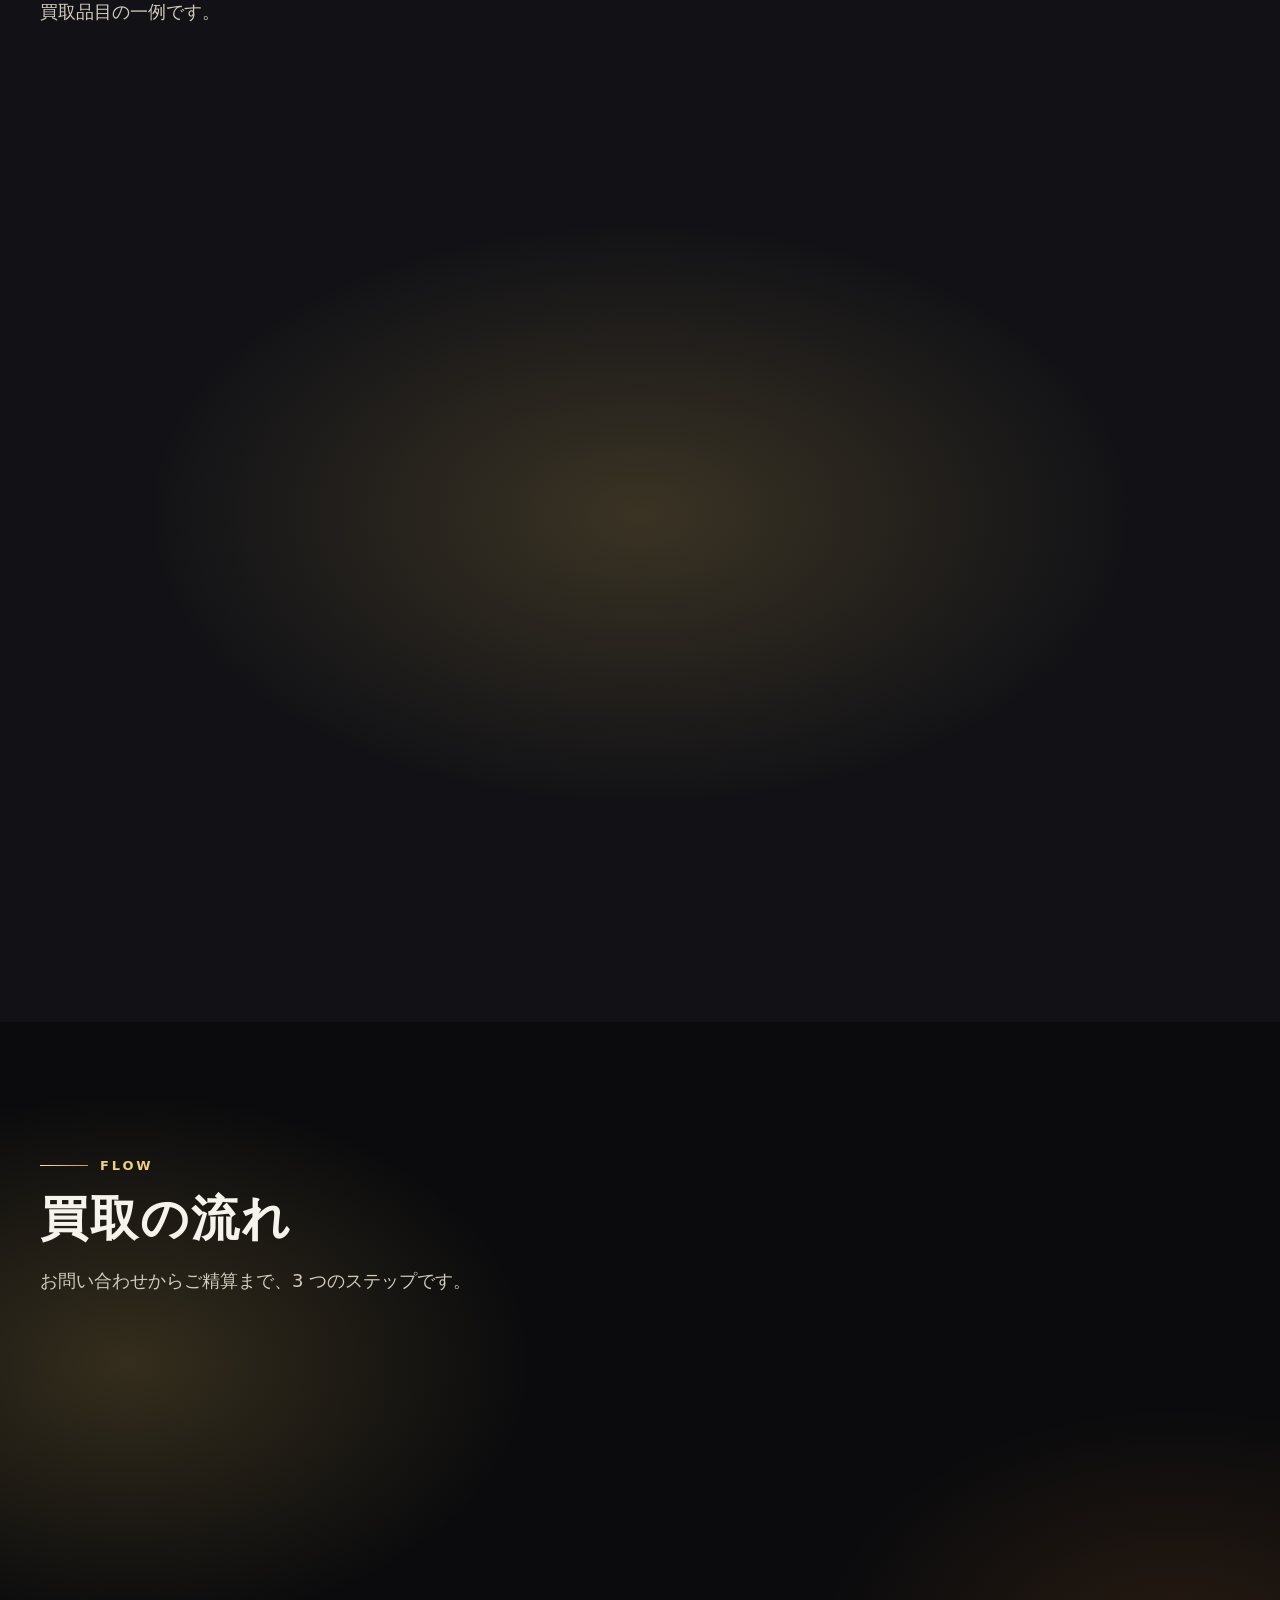
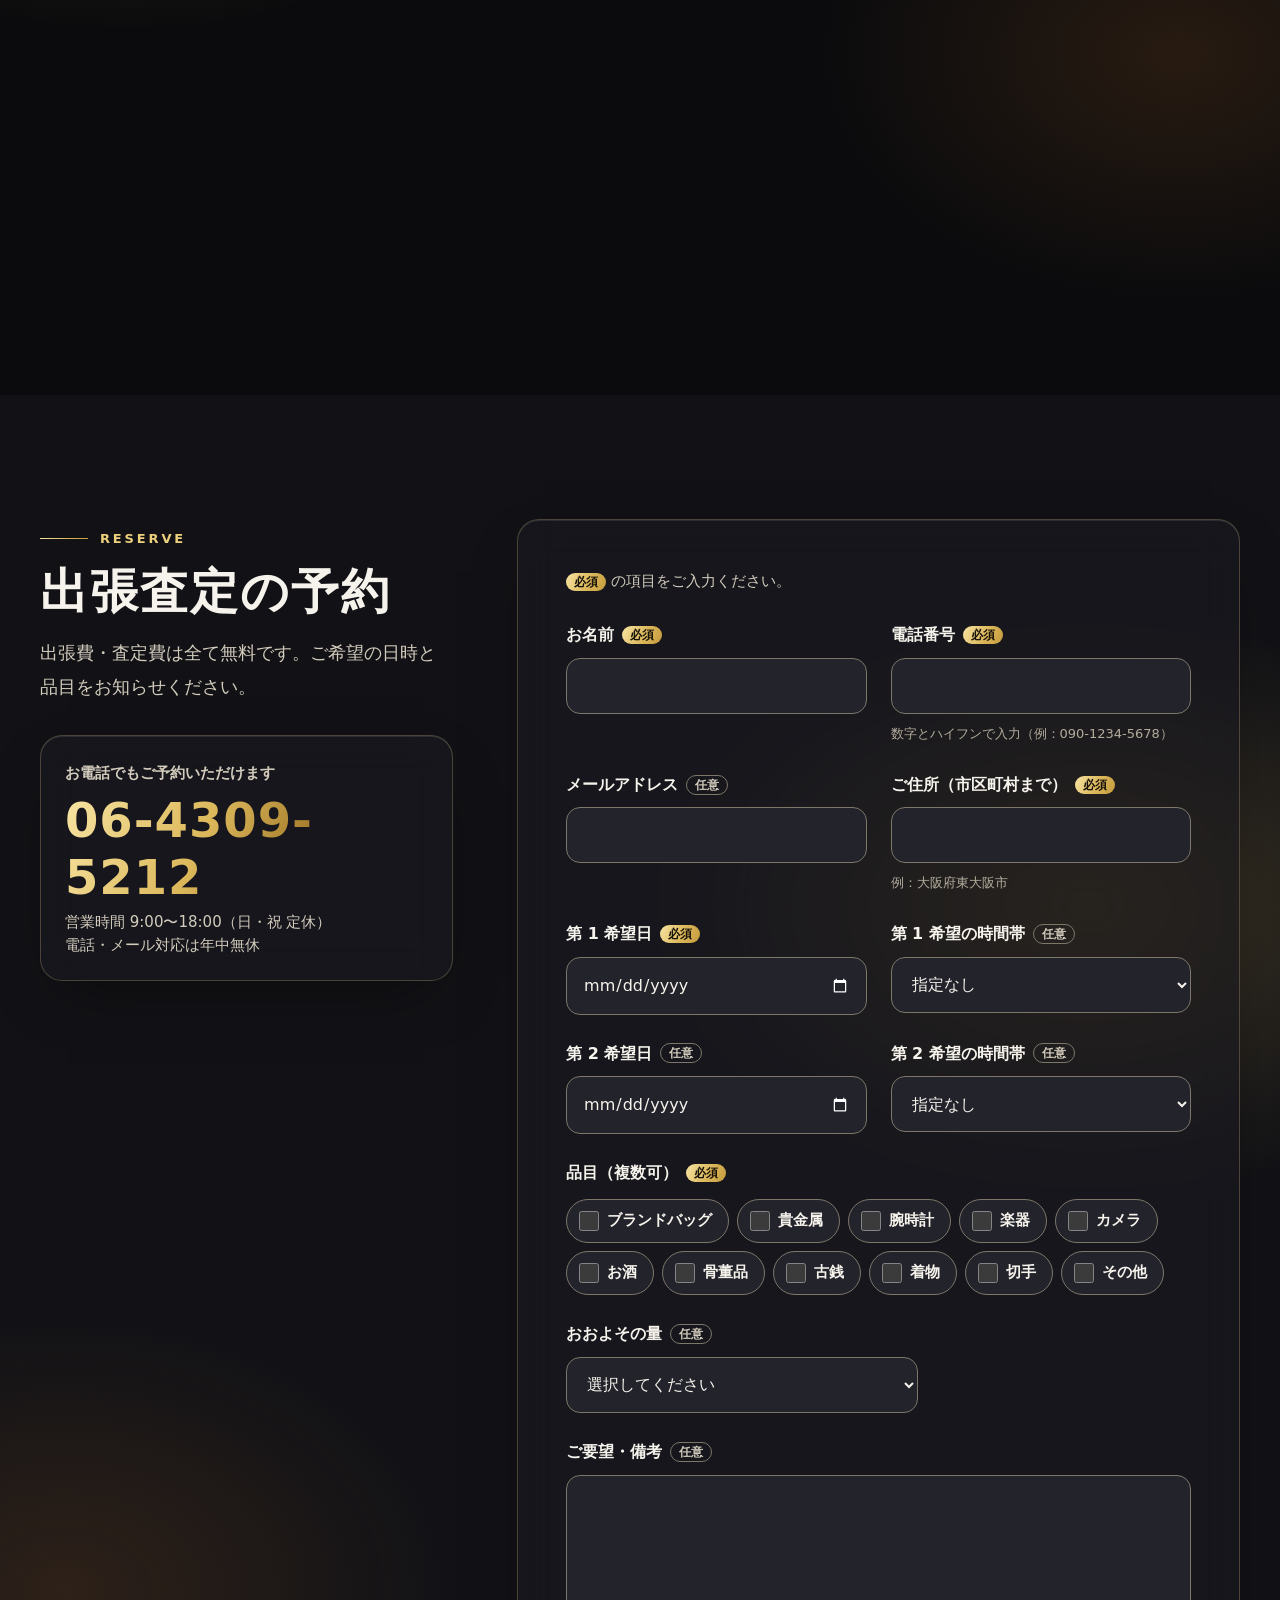
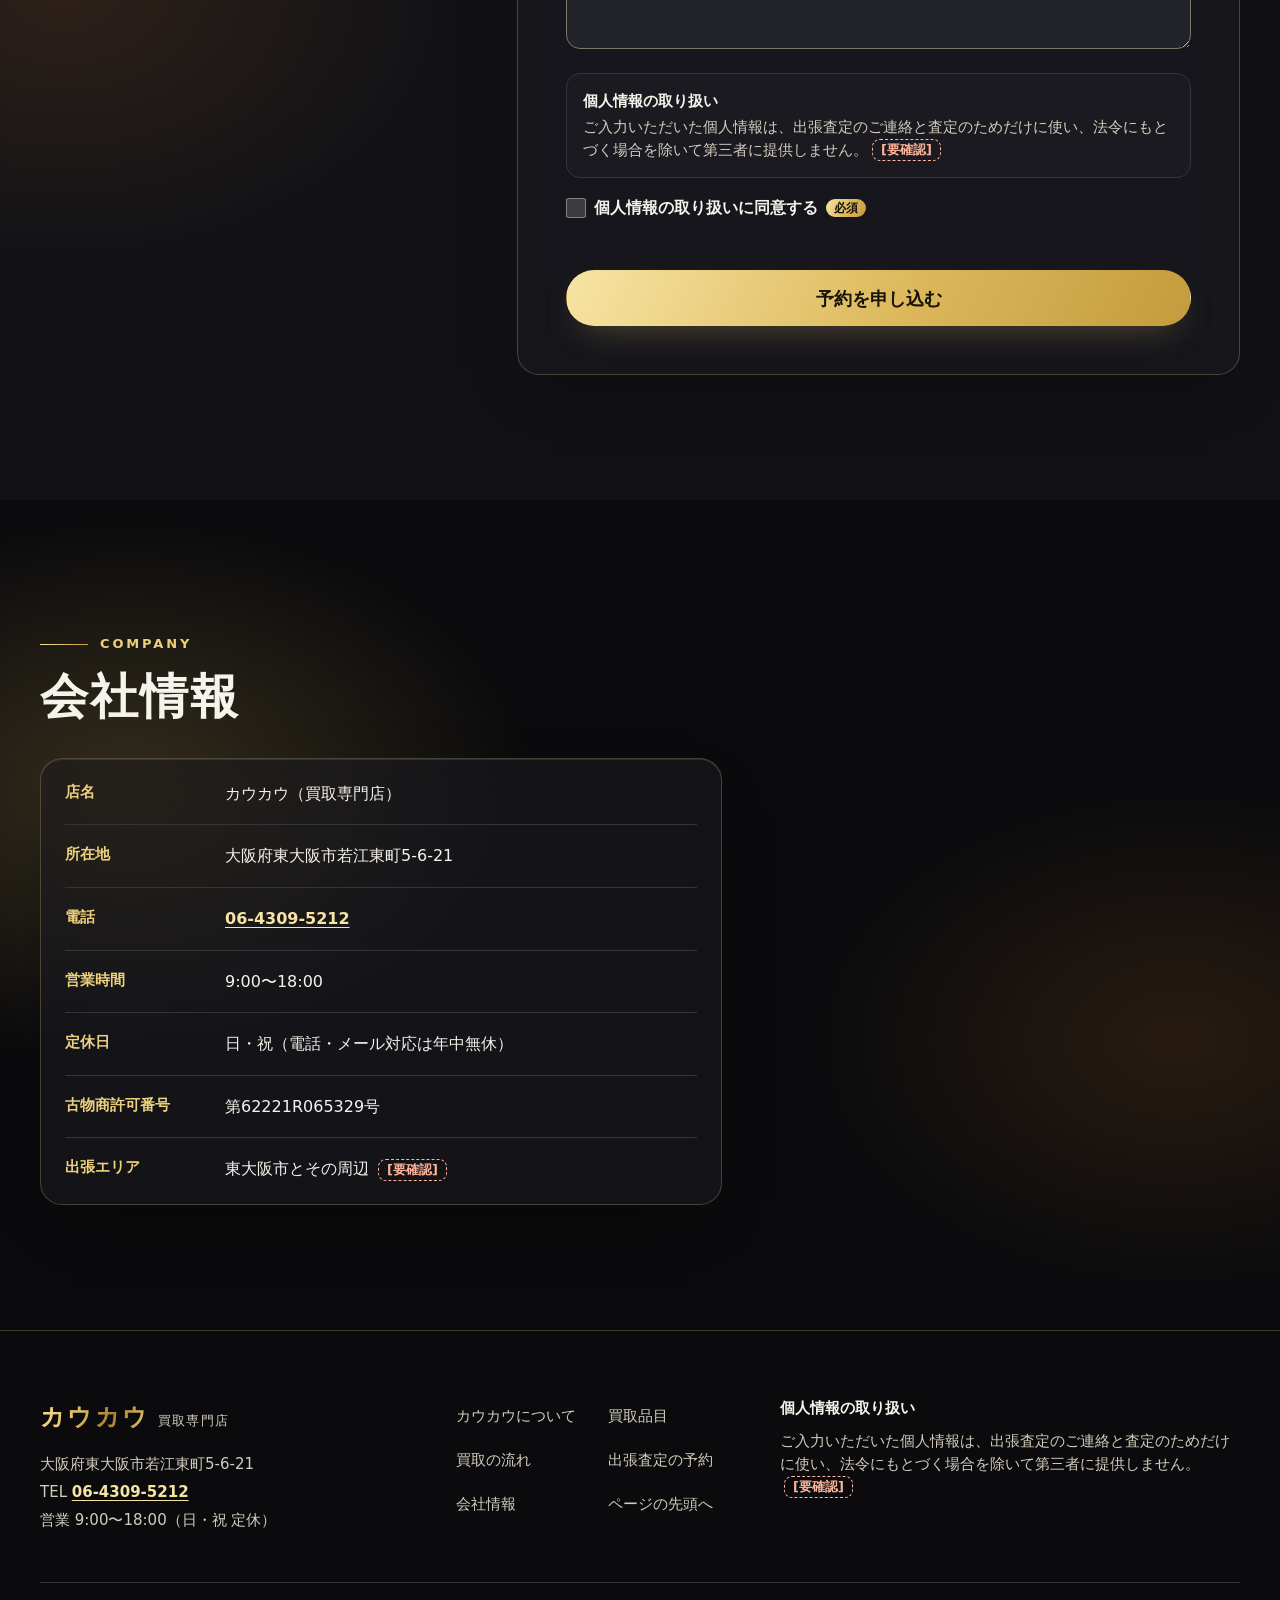
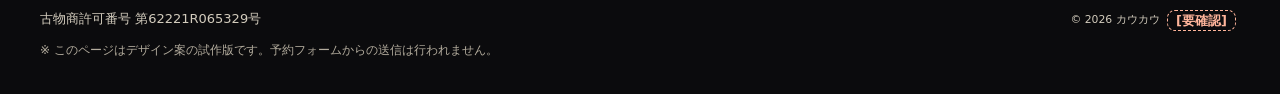
<file: b-premium/index.html>
<!DOCTYPE html>
<html lang="ja">
<head>
<meta charset="utf-8">
<meta http-equiv="Content-Security-Policy" content="default-src 'self'; img-src 'self' data:; style-src 'self'; script-src 'self'; font-src 'self'; connect-src 'self'; form-action 'self'; base-uri 'none'; object-src 'none'">
<meta name="viewport" content="width=device-width, initial-scale=1">
<!-- 試作のため検索エンジンに載せない（本番では外す） -->
<meta name="robots" content="noindex, nofollow">
<title>カウカウ｜東大阪市の買取専門店｜金・プラチナ・貴金属の高価買取</title>
<meta name="description" content="金・プラチナ・貴金属の高価買取ならカウカウジャパンで！最新の価格相場で日本一の買取に挑戦！他社とも比較してください！ブランド品、アクセサリーの箱なし・キズありOK！無料査定も実施中！">
<meta name="color-scheme" content="dark">
<meta name="theme-color" content="#0b0b0d">
<link rel="icon" href="data:,">
<link rel="stylesheet" href="style.css">
</head>
<body>
<a class="skip-link" href="#main">本文へスキップ</a>

<header class="site-header" data-header>
  <div class="container header-inner">
    <a class="logo" href="#top">
      <span class="logo-mark gold-text">カウカウ</span>
      <span class="logo-sub">買取専門店</span>
    </a>
    <nav class="global-nav" aria-label="メインメニュー">
      <button class="nav-toggle" type="button" aria-expanded="false" data-nav-toggle>
        <span class="nav-toggle-icon" aria-hidden="true"></span>
        <span data-nav-toggle-label>メニュー</span>
      </button>
      <div class="nav-panel" data-nav-panel>
        <ul class="nav-list">
          <li><a href="#about" data-nav-link>カウカウについて</a></li>
          <li><a href="#items" data-nav-link>買取品目</a></li>
          <li><a href="#flow" data-nav-link>買取の流れ</a></li>
          <li><a href="#booking" data-nav-link>出張査定の予約</a></li>
          <li><a href="#company" data-nav-link>会社情報</a></li>
        </ul>
        <a class="nav-tel" href="tel:0643095212">
          <span class="nav-tel-label">お電話でのご相談</span>
          <span class="nav-tel-num gold-text">06-4309-5212</span>
          <span class="nav-tel-note">営業 9:00〜18:00（日・祝 定休）</span>
        </a>
      </div>
    </nav>
    <a class="header-tel" href="tel:0643095212">
      <svg class="icon" viewBox="0 0 24 24" aria-hidden="true" focusable="false"><path fill="currentColor" d="M6.6 10.8a15.1 15.1 0 0 0 6.6 6.6l2.2-2.2a1 1 0 0 1 1-.25 11.4 11.4 0 0 0 3.6.57 1 1 0 0 1 1 1V20a1 1 0 0 1-1 1A17 17 0 0 1 3 4a1 1 0 0 1 1-1h3.5a1 1 0 0 1 1 1c0 1.25.2 2.45.57 3.57a1 1 0 0 1-.25 1z"/></svg>
      <span class="header-tel-text">
        <span class="header-tel-num">06-4309-5212</span>
        <span class="header-tel-note">営業 9:00〜18:00／日・祝定休</span>
      </span>
    </a>
  </div>
</header>

<main id="main">

  <section class="hero" id="top" aria-labelledby="hero-title" data-hero>
    <div class="hero-media">
      <div class="hero-slide is-active" data-hero-slide data-label="貴金属・アクセサリー">
        <picture>
          <source srcset="../assets/img/hero-jewelry.webp" type="image/webp">
          <img src="../assets/img/hero-jewelry.jpg" alt="真珠のネックレスや金の指輪などの貴金属・アクセサリー" width="1000" height="666" fetchpriority="high" decoding="async">
        </picture>
      </div>
      <div class="hero-slide" data-hero-slide data-label="腕時計" aria-hidden="true">
        <picture>
          <source srcset="../assets/img/hero-watch.webp" type="image/webp">
          <img src="../assets/img/hero-watch.jpg" alt="木の台に置かれた銀色の腕時計" width="1000" height="666" loading="lazy" decoding="async">
        </picture>
      </div>
      <div class="hero-slide" data-hero-slide data-label="楽器" aria-hidden="true">
        <picture>
          <source srcset="../assets/img/hero-saxophone.webp" type="image/webp">
          <img src="../assets/img/hero-saxophone.jpg" alt="金色に輝くサックス" width="1000" height="666" loading="lazy" decoding="async">
        </picture>
      </div>
      <div class="hero-slide" data-hero-slide data-label="着物" aria-hidden="true">
        <picture>
          <source srcset="../assets/img/hero-kimono-1.webp" type="image/webp">
          <img src="../assets/img/hero-kimono-1.jpg" alt="掛けて並べた色とりどりの着物" width="1000" height="664" loading="lazy" decoding="async">
        </picture>
      </div>
    </div>
    <div class="hero-shade" aria-hidden="true"></div>

    <div class="container hero-inner">
      <div class="hero-copy">
        <p class="hero-eyebrow">東大阪市の買取専門店 カウカウ</p>
        <h1 class="hero-title" id="hero-title"><span class="gold-text">日本一の買取</span>に、<br>挑戦。</h1>
        <p class="hero-lead">金・プラチナ・貴金属からブランド品、時計、お酒まで。最新の価格相場で査定します。<strong>他社とも比較してください。</strong></p>
        <p class="hero-free">
          <span class="hero-free-label">出張費・査定費</span>
          <strong class="hero-free-main gold-text">全て無料</strong>
        </p>
        <div class="hero-actions">
          <a class="btn btn-gold btn-lg" href="tel:0643095212">
            <svg class="icon" viewBox="0 0 24 24" aria-hidden="true" focusable="false"><path fill="currentColor" d="M6.6 10.8a15.1 15.1 0 0 0 6.6 6.6l2.2-2.2a1 1 0 0 1 1-.25 11.4 11.4 0 0 0 3.6.57 1 1 0 0 1 1 1V20a1 1 0 0 1-1 1A17 17 0 0 1 3 4a1 1 0 0 1 1-1h3.5a1 1 0 0 1 1 1c0 1.25.2 2.45.57 3.57a1 1 0 0 1-.25 1z"/></svg>
            <span class="btn-stack">
              <span class="btn-num">06-4309-5212</span>
              <span class="btn-cap">電話で相談する</span>
            </span>
          </a>
          <a class="btn btn-glass btn-lg" href="#booking">
            <svg class="icon" viewBox="0 0 24 24" aria-hidden="true" focusable="false"><path fill="currentColor" d="M7 2a1 1 0 0 1 1 1v1h8V3a1 1 0 1 1 2 0v1h1a3 3 0 0 1 3 3v12a3 3 0 0 1-3 3H5a3 3 0 0 1-3-3V7a3 3 0 0 1 3-3h1V3a1 1 0 0 1 1-1zm13 8H4v9a1 1 0 0 0 1 1h14a1 1 0 0 0 1-1v-9zM5 6a1 1 0 0 0-1 1v1h16V7a1 1 0 0 0-1-1H5z"/></svg>
            出張査定を予約する
          </a>
        </div>
      </div>

      <div class="hero-panel glass">
        <dl class="stats">
          <div class="stat">
            <dt class="stat-label">出張費</dt>
            <dd class="stat-value"><span class="stat-num gold-text">0</span><span class="stat-unit">円</span></dd>
          </div>
          <div class="stat">
            <dt class="stat-label">査定費</dt>
            <dd class="stat-value"><span class="stat-num gold-text">0</span><span class="stat-unit">円</span></dd>
          </div>
          <div class="stat stat-wide">
            <dt class="stat-label">営業時間</dt>
            <dd class="stat-value"><span class="stat-num stat-num-s gold-text">9:00〜18:00</span></dd>
            <dd class="stat-note">日・祝 定休</dd>
          </div>
          <div class="stat stat-wide">
            <dt class="stat-label">電話・メール対応</dt>
            <dd class="stat-value"><span class="stat-num stat-num-s gold-text">年中無休</span></dd>
          </div>
        </dl>
      </div>

      <div class="hero-controls" data-hero-controls hidden>
        <button class="hero-pause" type="button" aria-label="スライドを一時停止" data-hero-pause>
          <svg class="icon icon-pause" viewBox="0 0 24 24" aria-hidden="true" focusable="false"><path fill="currentColor" d="M7 5h3.5v14H7zM13.5 5H17v14h-3.5z"/></svg>
          <svg class="icon icon-play" viewBox="0 0 24 24" aria-hidden="true" focusable="false"><path fill="currentColor" d="M8 5v14l11-7z"/></svg>
        </button>
        <div class="hero-dots" role="group" aria-label="表示する写真を選ぶ">
          <button class="hero-dot" type="button" aria-label="1 枚目：貴金属・アクセサリー" aria-current="true" data-hero-dot></button>
          <button class="hero-dot" type="button" aria-label="2 枚目：腕時計" data-hero-dot></button>
          <button class="hero-dot" type="button" aria-label="3 枚目：楽器" data-hero-dot></button>
          <button class="hero-dot" type="button" aria-label="4 枚目：着物" data-hero-dot></button>
        </div>
        <p class="hero-caption" aria-hidden="true" data-hero-caption>01 / 04　貴金属・アクセサリー</p>
      </div>
    </div>
  </section>

  <section class="section promise has-glow" aria-labelledby="promise-title">
    <div class="container">
      <div class="section-head">
        <p class="eyebrow">PROMISE</p>
        <h2 class="section-title" id="promise-title">カウカウの<span class="gold-text">3 つの安心</span></h2>
      </div>
      <ul class="promise-list">
        <li class="promise-card glass" data-reveal>
          <p class="promise-no" aria-hidden="true">01</p>
          <p class="promise-big gold-text">0<span class="promise-big-unit">円</span></p>
          <h3 class="promise-title">出張費・査定費 無料</h3>
          <p class="promise-text">お宅までお伺いする出張費も、査定費もかかりません。無料査定も実施中です。</p>
        </li>
        <li class="promise-card glass" data-reveal>
          <p class="promise-no" aria-hidden="true">02</p>
          <p class="promise-big gold-text">その場で</p>
          <h3 class="promise-title">現金お支払い</h3>
          <p class="promise-text">提示した金額にご了承いただければ、その場で現金でお支払いします。</p>
          <p class="promise-note">※高額の場合や、肉筆類の真贋鑑定などは当店で一旦お預かりし、指定口座へお振り込みします。</p>
        </li>
        <li class="promise-card glass" data-reveal>
          <p class="promise-no" aria-hidden="true">03</p>
          <p class="promise-big gold-text">OK</p>
          <h3 class="promise-title">箱なし・キズあり OK</h3>
          <p class="promise-text">ブランド品・アクセサリーは、箱がなくても、キズがあっても大丈夫です。お品物を紐でしばったり、箱づめしたりする必要もありません。</p>
        </li>
      </ul>
    </div>
  </section>

  <section class="section challenge" aria-labelledby="challenge-title">
    <p class="challenge-word" aria-hidden="true">CHALLENGE</p>
    <div class="container challenge-inner" data-reveal>
      <p class="eyebrow eyebrow-center">CHALLENGE</p>
      <h2 class="challenge-title" id="challenge-title">他社とも、<span class="gold-text">比較</span>してください。</h2>
      <p class="challenge-lead">最新の価格相場で、<strong class="gold-text">日本一の買取</strong>に挑戦しています。ほかのお店の査定とも、ぜひ比べてみてください。</p>
      <p class="challenge-motto">買取なら安心・高価買取のカウカウへ！</p>
      <div class="challenge-actions">
        <a class="btn btn-gold btn-lg" href="#booking">無料査定を予約する</a>
        <a class="btn btn-glass btn-lg" href="tel:0643095212">電話で相談する</a>
      </div>
    </div>
  </section>

  <section class="section about" id="about" aria-labelledby="about-title">
    <div class="container about-grid">
      <div class="about-media" data-reveal>
        <picture>
          <source srcset="../assets/img/about-appraisal.webp" type="image/webp">
          <img src="../assets/img/about-appraisal.jpg" alt="ルーペを使って査定する様子（イメージ）" width="1000" height="666" loading="lazy" decoding="async">
        </picture>
      </div>
      <div class="about-body" data-reveal>
        <p class="eyebrow">ABOUT</p>
        <h2 class="section-title" id="about-title">カウカウについて</h2>
        <p class="about-lead">買取専門店のカウカウです。<br>査定・出張費は無料。お宅までお伺いします。</p>
        <p class="about-text">他社圧倒の高額買取！ 次のような品物を、何でもご相談ください。</p>
        <ul class="chip-list" aria-label="高額買取の品目">
          <li>金</li>
          <li>プラチナ</li>
          <li>貴金属</li>
          <li>ダイヤモンド</li>
          <li>ブランド品</li>
          <li>時計</li>
          <li>バッグ</li>
          <li>切手</li>
          <li>古銭</li>
          <li>着物</li>
          <li>お酒</li>
        </ul>
        <div class="about-extra glass">
          <h3 class="about-extra-title">不用品回収・空家整理も</h3>
          <p>不用品回収いたします。不用品の買取・空家整理もご相談ください。</p>
        </div>
      </div>
    </div>
  </section>

  <section class="section items" id="items" aria-labelledby="items-title">
    <div class="container">
      <div class="section-head">
        <p class="eyebrow">ITEMS</p>
        <h2 class="section-title" id="items-title">買取品目</h2>
        <p class="section-lead">買取品目の一例です。</p>
      </div>
      <ul class="item-grid">
        <li class="item-card" data-reveal>
          <div class="item-photo"><picture><source srcset="../assets/img/item-brand-bag.webp" type="image/webp"><img src="../assets/img/item-brand-bag.jpg" alt="ハンドバッグやショルダーバッグ、リュック" width="627" height="545" loading="lazy" decoding="async"></picture></div>
          <p class="item-en" aria-hidden="true">BRAND BAG</p>
          <h3 class="item-name">ブランドバッグ</h3>
        </li>
        <li class="item-card" data-reveal>
          <div class="item-photo"><picture><source srcset="../assets/img/item-precious-metal.webp" type="image/webp"><img src="../assets/img/item-precious-metal.jpg" alt="宝石付きの指輪や金のネックレス" width="627" height="545" loading="lazy" decoding="async"></picture></div>
          <p class="item-en" aria-hidden="true">PRECIOUS METAL</p>
          <h3 class="item-name">貴金属</h3>
        </li>
        <li class="item-card" data-reveal>
          <div class="item-photo"><picture><source srcset="../assets/img/item-instrument.webp" type="image/webp"><img src="../assets/img/item-instrument.jpg" alt="キーボードとサックス" width="627" height="545" loading="lazy" decoding="async"></picture></div>
          <p class="item-en" aria-hidden="true">INSTRUMENT</p>
          <h3 class="item-name">楽器</h3>
        </li>
        <li class="item-card" data-reveal>
          <div class="item-photo"><picture><source srcset="../assets/img/item-watch.webp" type="image/webp"><img src="../assets/img/item-watch.jpg" alt="金色と銀色の腕時計 3 本" width="627" height="545" loading="lazy" decoding="async"></picture></div>
          <p class="item-en" aria-hidden="true">WATCH</p>
          <h3 class="item-name">腕時計</h3>
        </li>
        <li class="item-card" data-reveal>
          <div class="item-photo"><picture><source srcset="../assets/img/item-camera.webp" type="image/webp"><img src="../assets/img/item-camera.jpg" alt="一眼レフカメラ 2 台" width="627" height="545" loading="lazy" decoding="async"></picture></div>
          <p class="item-en" aria-hidden="true">CAMERA</p>
          <h3 class="item-name">カメラ</h3>
        </li>
        <li class="item-card" data-reveal>
          <div class="item-photo"><picture><source srcset="../assets/img/item-liquor.webp" type="image/webp"><img src="../assets/img/item-liquor.jpg" alt="ブランデーやウイスキーの瓶" width="627" height="545" loading="lazy" decoding="async"></picture></div>
          <p class="item-en" aria-hidden="true">LIQUOR</p>
          <h3 class="item-name">お酒</h3>
        </li>
        <li class="item-card" data-reveal>
          <div class="item-photo"><picture><source srcset="../assets/img/item-antique.webp" type="image/webp"><img src="../assets/img/item-antique.jpg" alt="鉄瓶や茶道具、置物などの骨董品" width="627" height="545" loading="lazy" decoding="async"></picture></div>
          <p class="item-en" aria-hidden="true">ANTIQUE</p>
          <h3 class="item-name">骨董品</h3>
        </li>
        <li class="item-card" data-reveal>
          <div class="item-photo"><picture><source srcset="../assets/img/item-old-coin.webp" type="image/webp"><img src="../assets/img/item-old-coin.jpg" alt="小判と穴あき銭" width="627" height="545" loading="lazy" decoding="async"></picture></div>
          <p class="item-en" aria-hidden="true">OLD COIN</p>
          <h3 class="item-name">古銭</h3>
        </li>
      </ul>
      <div class="items-more glass" data-reveal>
        <div>
          <p class="items-more-title">上記以外も買取いたします</p>
          <p class="items-more-text">お気軽にお問い合わせください。</p>
        </div>
        <div class="items-more-actions">
          <a class="btn btn-gold" href="tel:0643095212">06-4309-5212 に電話</a>
          <a class="btn btn-glass" href="#booking">出張査定を予約する</a>
        </div>
      </div>
    </div>
  </section>

  <section class="section flow has-glow" id="flow" aria-labelledby="flow-title">
    <div class="container">
      <div class="section-head">
        <p class="eyebrow">FLOW</p>
        <h2 class="section-title" id="flow-title">買取の流れ</h2>
        <p class="section-lead">お問い合わせからご精算まで、3 つのステップです。</p>
      </div>
      <ol class="flow-list">
        <li class="flow-step glass" data-reveal>
          <div class="flow-photo">
            <picture><source srcset="../assets/img/flow-1-call.webp" type="image/webp"><img src="../assets/img/flow-1-call.jpg" alt="スマートフォンを手に持つ様子" width="1200" height="800" loading="lazy" decoding="async"></picture>
            <p class="flow-no"><span class="flow-no-label">STEP</span><span class="flow-no-num gold-text">01</span></p>
          </div>
          <div class="flow-body">
            <h3 class="flow-title">お問い合わせ</h3>
            <p>まずはお電話にて、お気軽にお問い合わせください。お売りいただける品のジャンルと、おおよその量をお伺いします。</p>
            <a class="flow-tel" href="tel:0643095212">
              <svg class="icon" viewBox="0 0 24 24" aria-hidden="true" focusable="false"><path fill="currentColor" d="M6.6 10.8a15.1 15.1 0 0 0 6.6 6.6l2.2-2.2a1 1 0 0 1 1-.25 11.4 11.4 0 0 0 3.6.57 1 1 0 0 1 1 1V20a1 1 0 0 1-1 1A17 17 0 0 1 3 4a1 1 0 0 1 1-1h3.5a1 1 0 0 1 1 1c0 1.25.2 2.45.57 3.57a1 1 0 0 1-.25 1z"/></svg>
              06-4309-5212
            </a>
          </div>
        </li>
        <li class="flow-step glass" data-reveal>
          <div class="flow-photo">
            <picture><source srcset="../assets/img/flow-2-schedule.webp" type="image/webp"><img src="../assets/img/flow-2-schedule.jpg" alt="重ねたカレンダー" width="1000" height="667" loading="lazy" decoding="async"></picture>
            <p class="flow-no"><span class="flow-no-label">STEP</span><span class="flow-no-num gold-text">02</span></p>
          </div>
          <div class="flow-body">
            <h3 class="flow-title">訪問日時の決定・査定</h3>
            <p>お伺いする日と、お売りいただける品物を確認します。当日は当店スタッフがお客様の元へお伺いし、その場で査定いたします。お品物を紐でしばったり、箱づめしたりする必要はありません。</p>
            <p class="flow-note">スタッフは事前に検温し、マスク着用・消毒などウイルス対策をしてからお伺いします。</p>
          </div>
        </li>
        <li class="flow-step glass" data-reveal>
          <div class="flow-photo">
            <picture><source srcset="../assets/img/flow-3-cash.webp" type="image/webp"><img src="../assets/img/flow-3-cash.jpg" alt="千円札と硬貨、電卓" width="1000" height="666" loading="lazy" decoding="async"></picture>
            <p class="flow-no"><span class="flow-no-label">STEP</span><span class="flow-no-num gold-text">03</span></p>
          </div>
          <div class="flow-body">
            <h3 class="flow-title">ご精算</h3>
            <p>提示させていただいた金額にご了承いただければ、その場で現金でお支払いします。</p>
            <p class="flow-note">高額の場合や、肉筆類の真贋鑑定などは当店にて一旦お預かりし、指定口座にお振り込みします。</p>
          </div>
        </li>
      </ol>
    </div>
  </section>

  <section class="section booking" id="booking" aria-labelledby="booking-title">
    <div class="container booking-grid">
      <div class="booking-intro">
        <p class="eyebrow">RESERVE</p>
        <h2 class="section-title" id="booking-title">出張査定の予約</h2>
        <p class="section-lead">出張費・査定費は全て無料です。ご希望の日時と品目をお知らせください。</p>
        <div class="booking-tel glass">
          <p class="booking-tel-label">お電話でもご予約いただけます</p>
          <a class="booking-tel-num gold-text" href="tel:0643095212">06-4309-5212</a>
          <p class="booking-tel-note">営業時間 9:00〜18:00（日・祝 定休）<br>電話・メール対応は年中無休</p>
        </div>
      </div>

      <div class="booking-card glass">
        <form class="booking-form" data-booking data-endpoint="" data-min-seconds="4" method="post" novalidate>
          <p class="form-note"><span class="req">必須</span> の項目をご入力ください。</p>
          <div class="field-grid">
            <div class="field">
              <label for="f-name">お名前 <span class="req">必須</span></label>
              <input class="input" id="f-name" type="text" name="name" required autocomplete="name" aria-describedby="err-name">
              <p class="field-error" id="err-name" data-error-for="name"></p>
            </div>
            <div class="field">
              <label for="f-tel">電話番号 <span class="req">必須</span></label>
              <input class="input" id="f-tel" type="tel" name="tel" required autocomplete="tel" inputmode="tel" aria-describedby="err-tel hint-tel">
              <p class="field-error" id="err-tel" data-error-for="tel"></p>
              <p class="field-hint" id="hint-tel">数字とハイフンで入力（例：090-1234-5678）</p>
            </div>
            <div class="field">
              <label for="f-email">メールアドレス <span class="opt">任意</span></label>
              <input class="input" id="f-email" type="email" name="email" autocomplete="email" inputmode="email" aria-describedby="err-email">
              <p class="field-error" id="err-email" data-error-for="email"></p>
            </div>
            <div class="field">
              <label for="f-address">ご住所（市区町村まで） <span class="req">必須</span></label>
              <input class="input" id="f-address" type="text" name="address" required autocomplete="address-level2" aria-describedby="err-address hint-address">
              <p class="field-error" id="err-address" data-error-for="address"></p>
              <p class="field-hint" id="hint-address">例：大阪府東大阪市</p>
            </div>
            <div class="field">
              <label for="f-date1">第 1 希望日 <span class="req">必須</span></label>
              <input class="input" id="f-date1" type="date" name="date1" required aria-describedby="err-date1">
              <p class="field-error" id="err-date1" data-error-for="date1"></p>
            </div>
            <div class="field">
              <label for="f-time1">第 1 希望の時間帯 <span class="opt">任意</span></label>
              <select class="input" id="f-time1" name="time1" aria-describedby="err-time1">
                <option value="指定なし">指定なし</option>
                <option value="午前（9〜12時）">午前（9〜12 時）</option>
                <option value="午後（13〜18時）">午後（13〜18 時）</option>
              </select>
              <p class="field-error" id="err-time1" data-error-for="time1"></p>
            </div>
            <div class="field">
              <label for="f-date2">第 2 希望日 <span class="opt">任意</span></label>
              <input class="input" id="f-date2" type="date" name="date2" aria-describedby="err-date2">
              <p class="field-error" id="err-date2" data-error-for="date2"></p>
            </div>
            <div class="field">
              <label for="f-time2">第 2 希望の時間帯 <span class="opt">任意</span></label>
              <select class="input" id="f-time2" name="time2" aria-describedby="err-time2">
                <option value="指定なし">指定なし</option>
                <option value="午前（9〜12時）">午前（9〜12 時）</option>
                <option value="午後（13〜18時）">午後（13〜18 時）</option>
              </select>
              <p class="field-error" id="err-time2" data-error-for="time2"></p>
            </div>
            <fieldset class="field field-full">
              <legend>品目（複数可） <span class="req">必須</span></legend>
              <ul class="check-chips">
                <li><label class="chip"><input type="checkbox" name="items" value="ブランドバッグ" aria-describedby="err-items"> ブランドバッグ</label></li>
                <li><label class="chip"><input type="checkbox" name="items" value="貴金属" aria-describedby="err-items"> 貴金属</label></li>
                <li><label class="chip"><input type="checkbox" name="items" value="腕時計" aria-describedby="err-items"> 腕時計</label></li>
                <li><label class="chip"><input type="checkbox" name="items" value="楽器" aria-describedby="err-items"> 楽器</label></li>
                <li><label class="chip"><input type="checkbox" name="items" value="カメラ" aria-describedby="err-items"> カメラ</label></li>
                <li><label class="chip"><input type="checkbox" name="items" value="お酒" aria-describedby="err-items"> お酒</label></li>
                <li><label class="chip"><input type="checkbox" name="items" value="骨董品" aria-describedby="err-items"> 骨董品</label></li>
                <li><label class="chip"><input type="checkbox" name="items" value="古銭" aria-describedby="err-items"> 古銭</label></li>
                <li><label class="chip"><input type="checkbox" name="items" value="着物" aria-describedby="err-items"> 着物</label></li>
                <li><label class="chip"><input type="checkbox" name="items" value="切手" aria-describedby="err-items"> 切手</label></li>
                <li><label class="chip"><input type="checkbox" name="items" value="その他" aria-describedby="err-items"> その他</label></li>
              </ul>
              <p class="field-error" id="err-items" data-error-for="items"></p>
            </fieldset>
            <div class="field field-full">
              <label for="f-volume">おおよその量 <span class="opt">任意</span></label>
              <select class="input input-half" id="f-volume" name="volume" aria-describedby="err-volume">
                <option value="">選択してください</option>
                <option value="数点">数点</option>
                <option value="段ボール数箱">段ボール数箱</option>
                <option value="大量（家一軒・空家整理）">大量（家一軒・空家整理）</option>
                <option value="わからない">わからない</option>
              </select>
              <p class="field-error" id="err-volume" data-error-for="volume"></p>
            </div>
            <div class="field field-full">
              <label for="f-message">ご要望・備考 <span class="opt">任意</span></label>
              <textarea class="input" id="f-message" name="message" rows="5" aria-describedby="err-message"></textarea>
              <p class="field-error" id="err-message" data-error-for="message"></p>
            </div>
            <div class="field field-full">
              <div class="privacy" id="privacy-form">
                <p class="privacy-title">個人情報の取り扱い</p>
                <p>ご入力いただいた個人情報は、出張査定のご連絡と査定のためだけに使い、法令にもとづく場合を除いて第三者に提供しません。<span class="tbc">[要確認]</span></p>
              </div>
              <label class="agree"><input type="checkbox" name="agree" value="同意する" required aria-describedby="err-agree privacy-form"> 個人情報の取り扱いに同意する <span class="req">必須</span></label>
              <p class="field-error" id="err-agree" data-error-for="agree"></p>
            </div>
          </div>
          <input type="text" name="website" class="hp" tabindex="-1" autocomplete="off" aria-hidden="true">
          <input type="hidden" name="started_at" value="">
          <p class="form-status" data-form-status role="status" aria-live="polite"></p>
          <button class="btn btn-gold btn-lg btn-block" type="submit">予約を申し込む</button>
        </form>
        <div class="booking-done" data-booking-done hidden tabindex="-1">
          <h3 class="booking-done-title gold-text">お申し込みありがとうございます</h3>
          <p>内容を確かめて、担当者からお電話でご連絡します。<span class="tbc">[要確認]</span></p>
          <p>お急ぎの方は、お電話でもご予約いただけます。</p>
          <a class="btn btn-gold" href="tel:0643095212">06-4309-5212 に電話する</a>
        </div>
      </div>
    </div>
  </section>

  <section class="section company has-glow" id="company" aria-labelledby="company-title">
    <div class="container company-grid">
      <div class="company-info">
        <p class="eyebrow">COMPANY</p>
        <h2 class="section-title" id="company-title">会社情報</h2>
        <dl class="company-table glass">
          <div><dt>店名</dt><dd>カウカウ（買取専門店）</dd></div>
          <div><dt>所在地</dt><dd>大阪府東大阪市若江東町5-6-21</dd></div>
          <div><dt>電話</dt><dd><a href="tel:0643095212">06-4309-5212</a></dd></div>
          <div><dt>営業時間</dt><dd>9:00〜18:00</dd></div>
          <div><dt>定休日</dt><dd>日・祝（電話・メール対応は年中無休）</dd></div>
          <div><dt>古物商許可番号</dt><dd>第62221R065329号</dd></div>
          <div><dt>出張エリア</dt><dd>東大阪市とその周辺 <span class="tbc">[要確認]</span></dd></div>
        </dl>
      </div>
      <div class="company-map glass" data-reveal>
        <svg class="company-map-pin" viewBox="0 0 24 24" aria-hidden="true" focusable="false"><path fill="currentColor" fill-rule="evenodd" d="M12 2a7 7 0 0 1 7 7c0 5.25-7 13-7 13S5 14.25 5 9a7 7 0 0 1 7-7zm0 4.5a2.5 2.5 0 1 0 0 5 2.5 2.5 0 0 0 0-5z"/></svg>
        <p class="company-map-label">所在地</p>
        <p class="company-map-addr">大阪府東大阪市若江東町5-6-21</p>
        <a class="btn btn-gold" href="https://www.google.com/maps/search/?api=1&amp;query=%E5%A4%A7%E9%98%AA%E5%BA%9C%E6%9D%B1%E5%A4%A7%E9%98%AA%E5%B8%82%E8%8B%A5%E6%B1%9F%E6%9D%B1%E7%94%BA5-6-21" target="_blank" rel="noopener noreferrer">Google マップで開く<span class="visually-hidden">（新しいタブで開きます）</span></a>
      </div>
    </div>
  </section>

</main>

<footer class="site-footer">
  <div class="container footer-grid">
    <div class="footer-brand">
      <p class="logo"><span class="logo-mark gold-text">カウカウ</span><span class="logo-sub">買取専門店</span></p>
      <p class="footer-address">大阪府東大阪市若江東町5-6-21<br>TEL <a href="tel:0643095212">06-4309-5212</a><br>営業 9:00〜18:00（日・祝 定休）</p>
    </div>
    <nav class="footer-nav" aria-label="フッターメニュー">
      <ul>
        <li><a href="#about">カウカウについて</a></li>
        <li><a href="#items">買取品目</a></li>
        <li><a href="#flow">買取の流れ</a></li>
        <li><a href="#booking">出張査定の予約</a></li>
        <li><a href="#company">会社情報</a></li>
        <li><a href="#top">ページの先頭へ</a></li>
      </ul>
    </nav>
    <div class="footer-privacy">
      <h2 class="footer-heading">個人情報の取り扱い</h2>
      <p>ご入力いただいた個人情報は、出張査定のご連絡と査定のためだけに使い、法令にもとづく場合を除いて第三者に提供しません。<span class="tbc">[要確認]</span></p>
    </div>
  </div>
  <div class="container footer-bottom">
    <p>古物商許可番号 第62221R065329号</p>
    <p><small>© 2026 カウカウ <span class="tbc">[要確認]</span></small></p>
    <!-- 試作の表示。本番で消す -->
    <p class="prototype-note">※ このページはデザイン案の試作版です。予約フォームからの送信は行われません。</p>
  </div>
</footer>

<nav class="mobile-cta" aria-label="電話・予約">
  <a class="mobile-cta-tel" href="tel:0643095212">
    <svg class="icon" viewBox="0 0 24 24" aria-hidden="true" focusable="false"><path fill="currentColor" d="M6.6 10.8a15.1 15.1 0 0 0 6.6 6.6l2.2-2.2a1 1 0 0 1 1-.25 11.4 11.4 0 0 0 3.6.57 1 1 0 0 1 1 1V20a1 1 0 0 1-1 1A17 17 0 0 1 3 4a1 1 0 0 1 1-1h3.5a1 1 0 0 1 1 1c0 1.25.2 2.45.57 3.57a1 1 0 0 1-.25 1z"/></svg>
    電話する
  </a>
  <a class="mobile-cta-book" href="#booking">
    <svg class="icon" viewBox="0 0 24 24" aria-hidden="true" focusable="false"><path fill="currentColor" d="M7 2a1 1 0 0 1 1 1v1h8V3a1 1 0 1 1 2 0v1h1a3 3 0 0 1 3 3v12a3 3 0 0 1-3 3H5a3 3 0 0 1-3-3V7a3 3 0 0 1 3-3h1V3a1 1 0 0 1 1-1zm13 8H4v9a1 1 0 0 0 1 1h14a1 1 0 0 0 1-1v-9zM5 6a1 1 0 0 0-1 1v1h16V7a1 1 0 0 0-1-1H5z"/></svg>
    予約する
  </a>
</nav>

<script src="../assets/js/booking-form.js" defer></script>
<script src="main.js" defer></script>
</body>
</html>
</file>
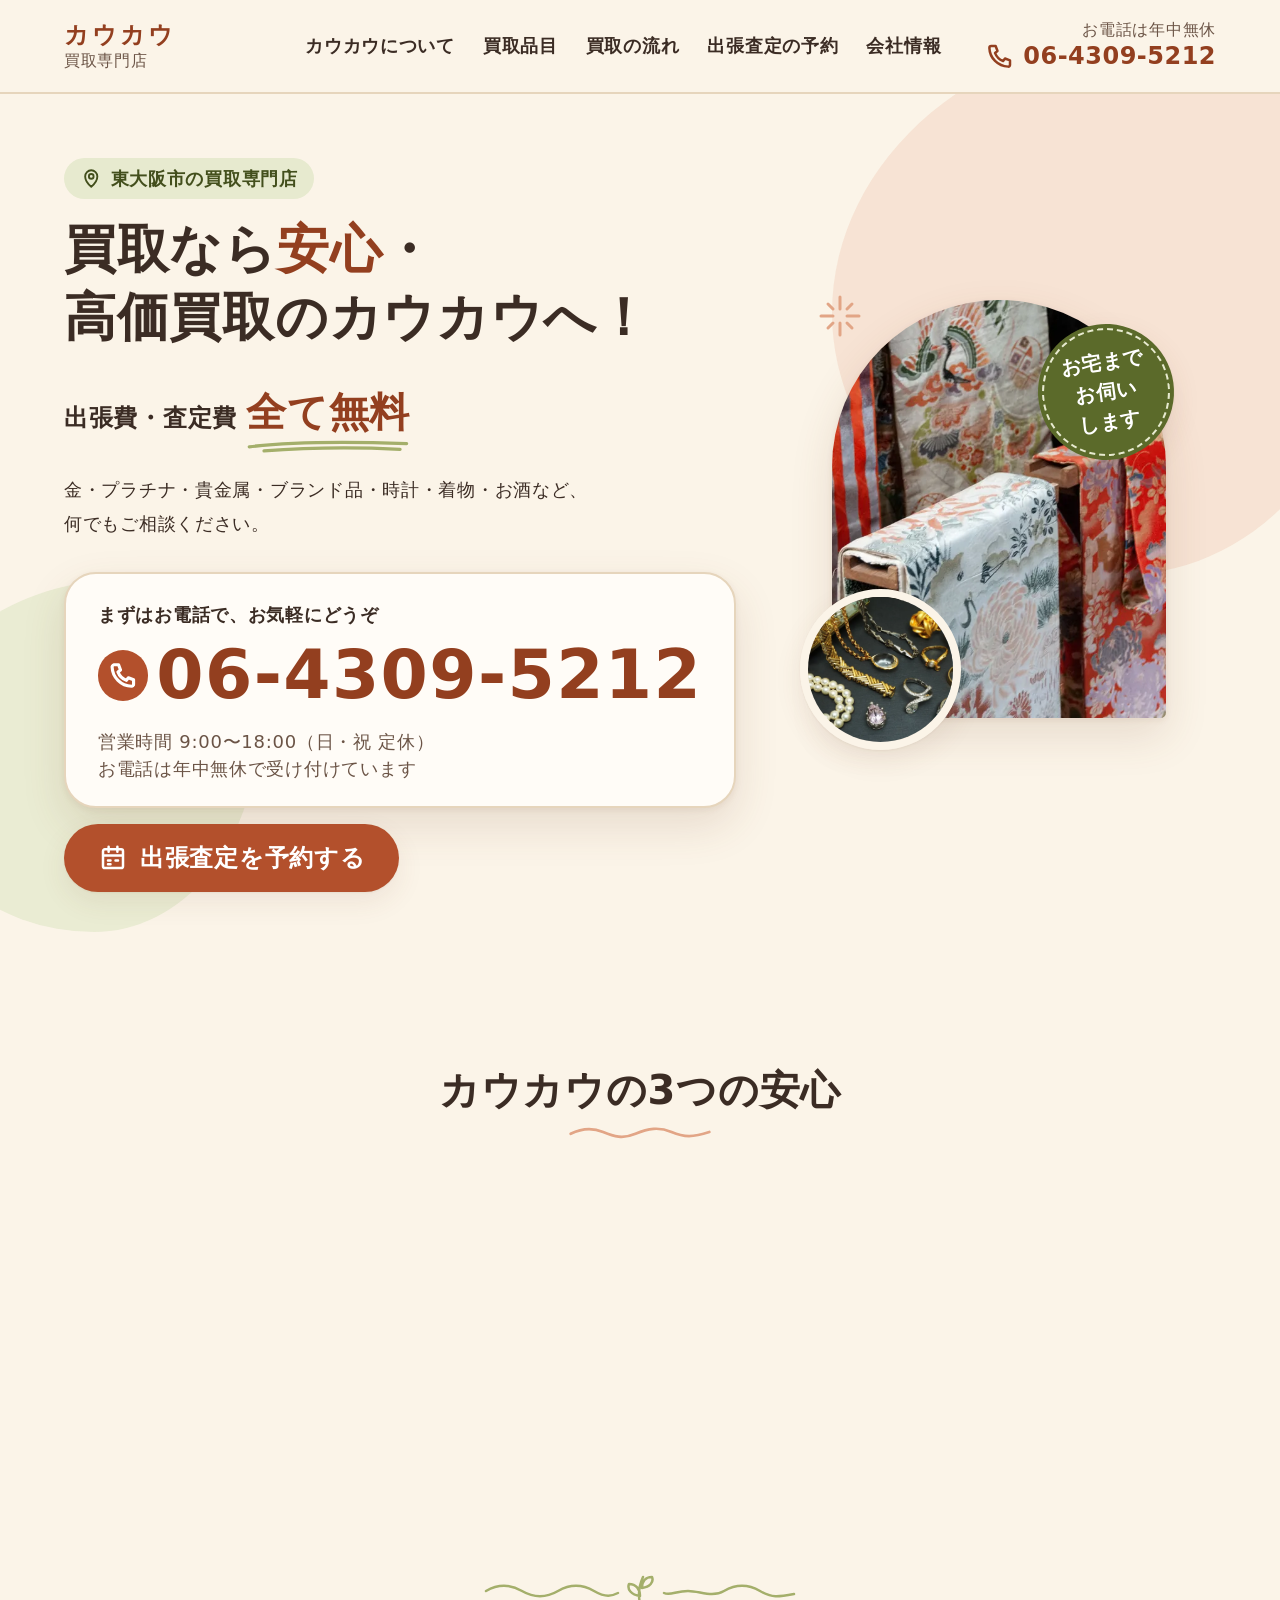
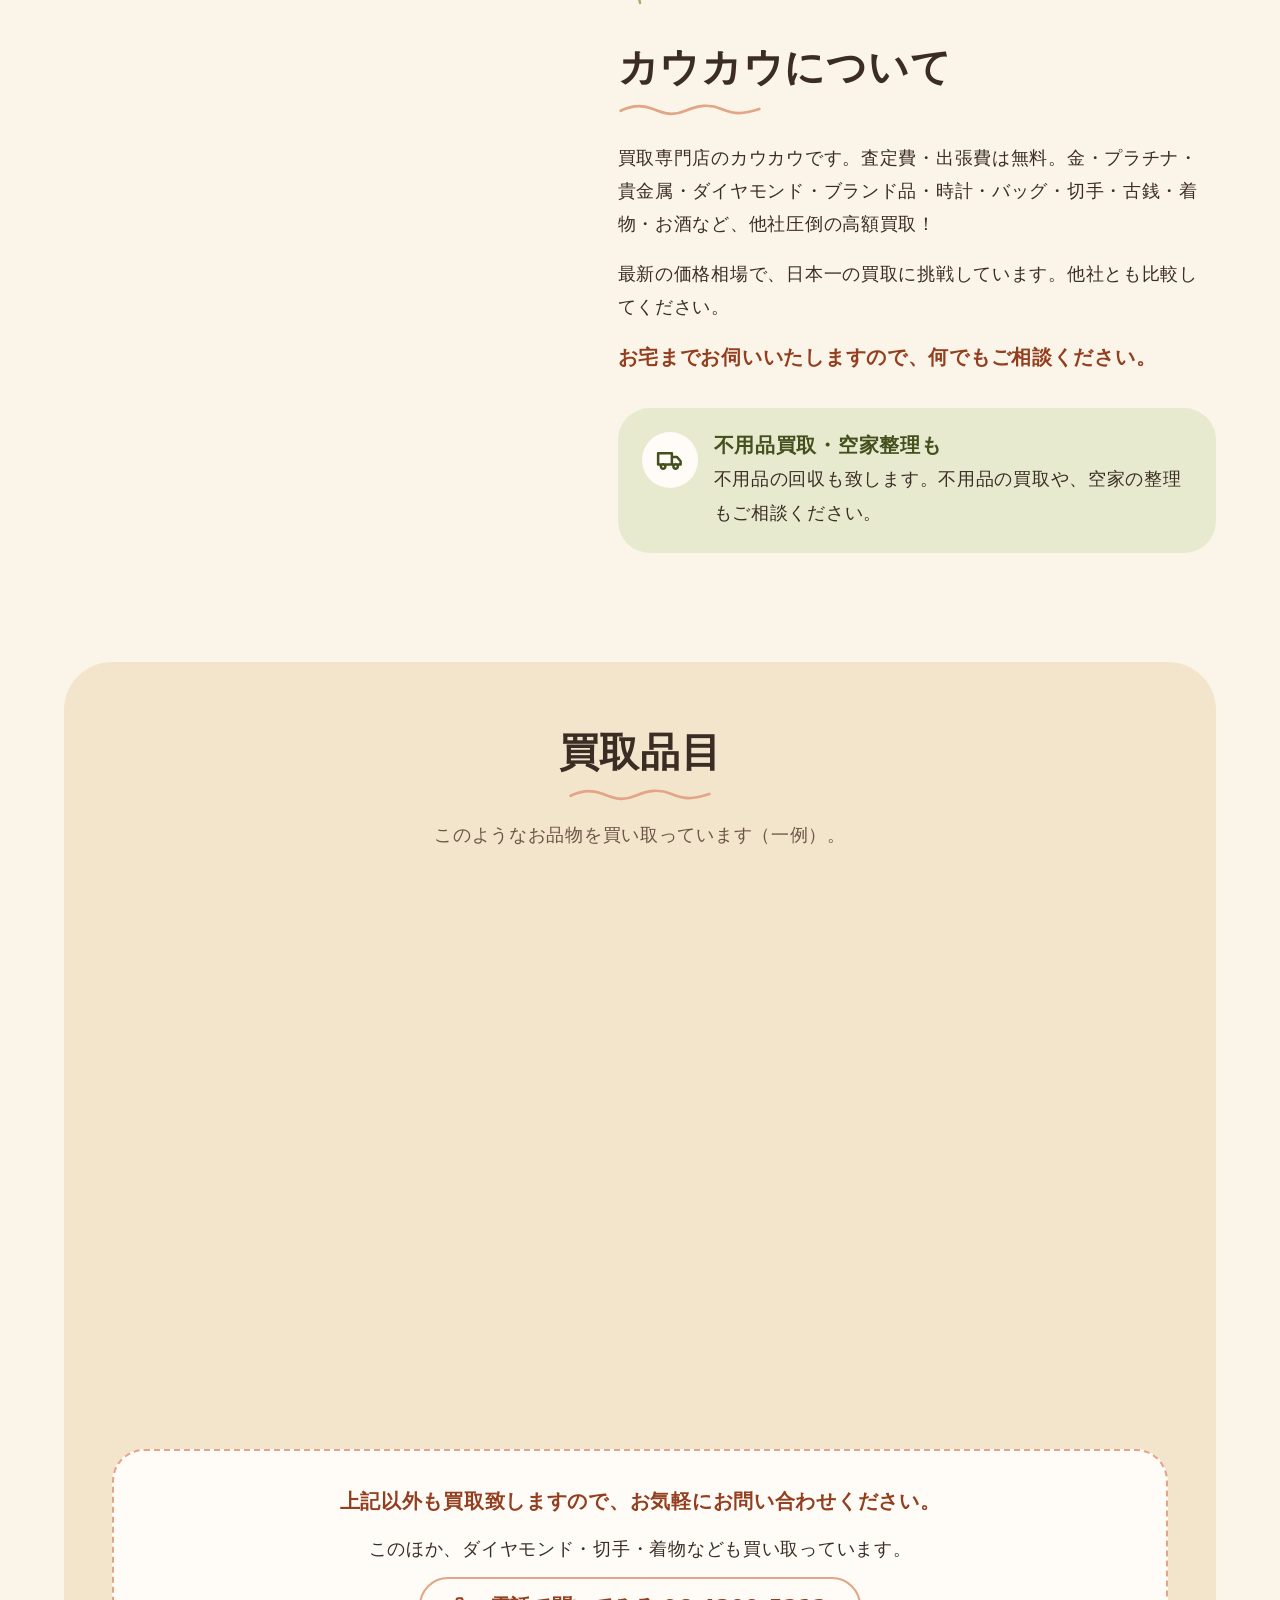
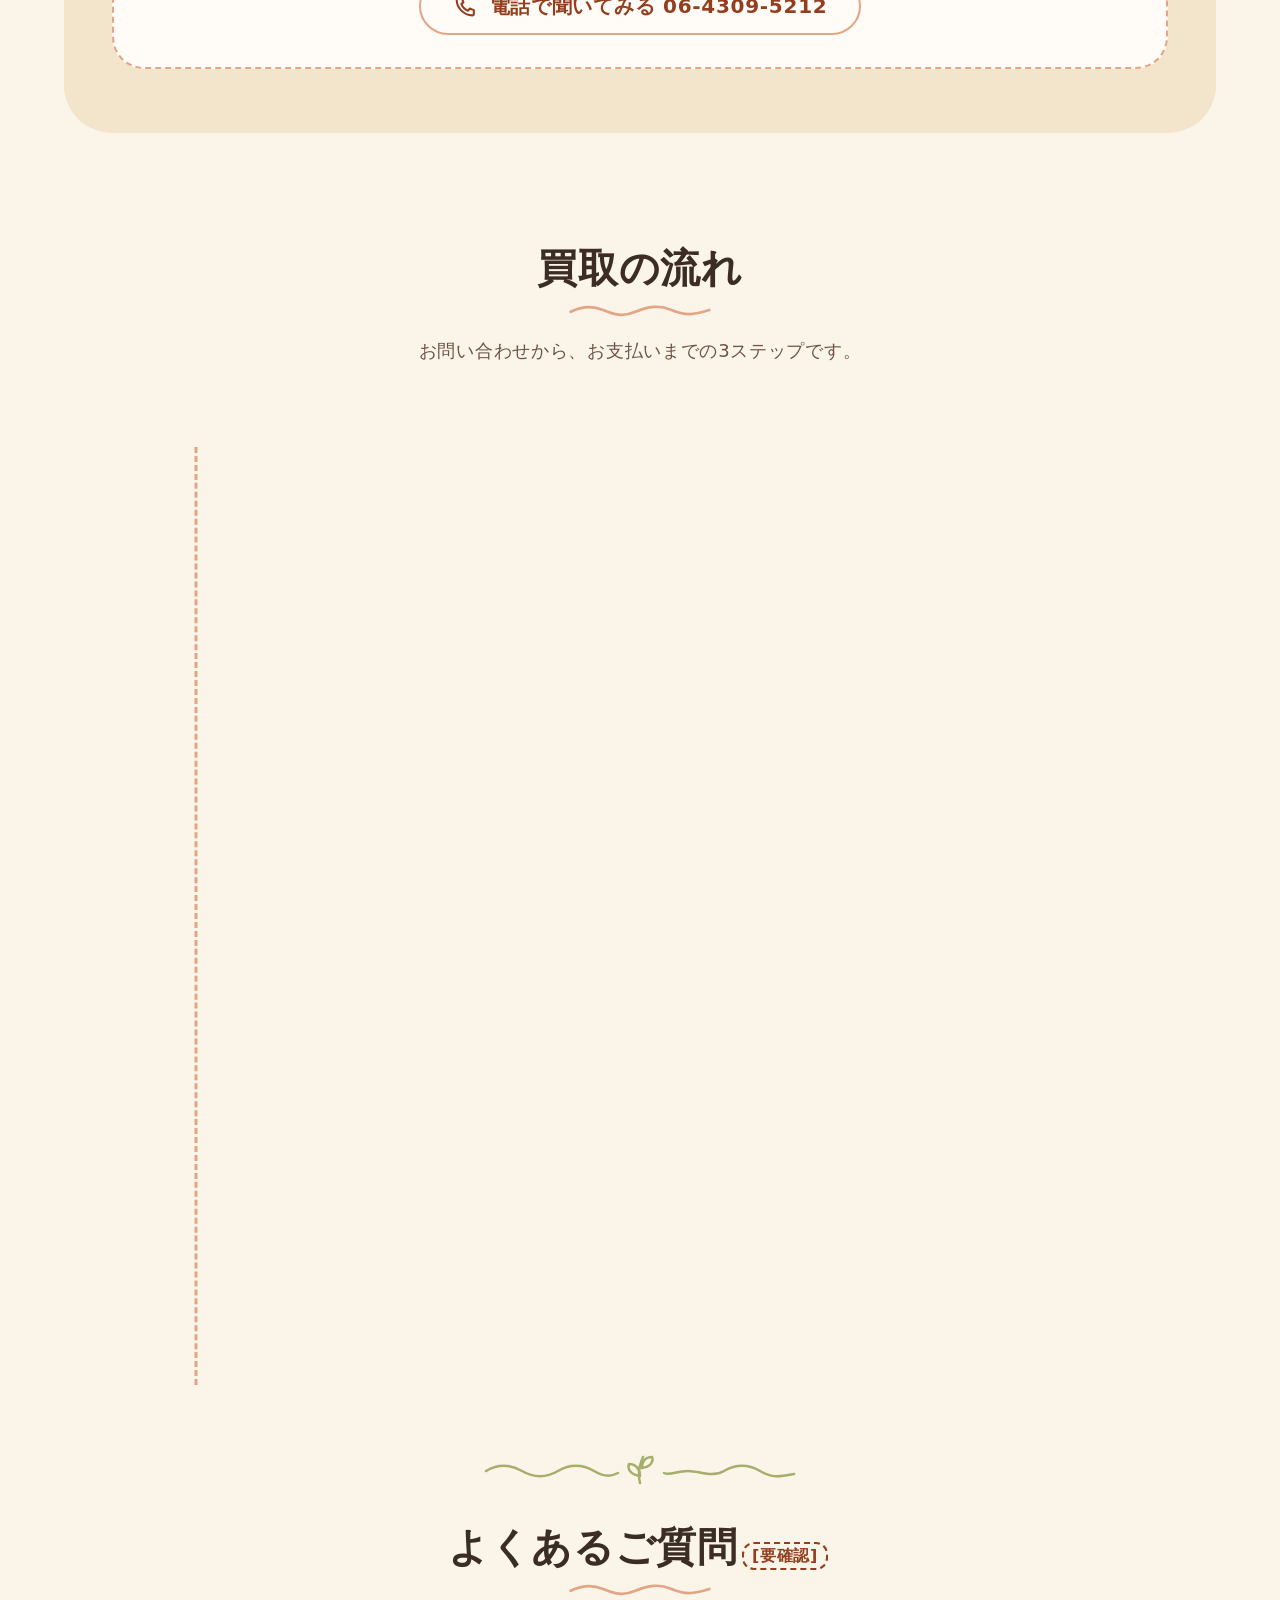
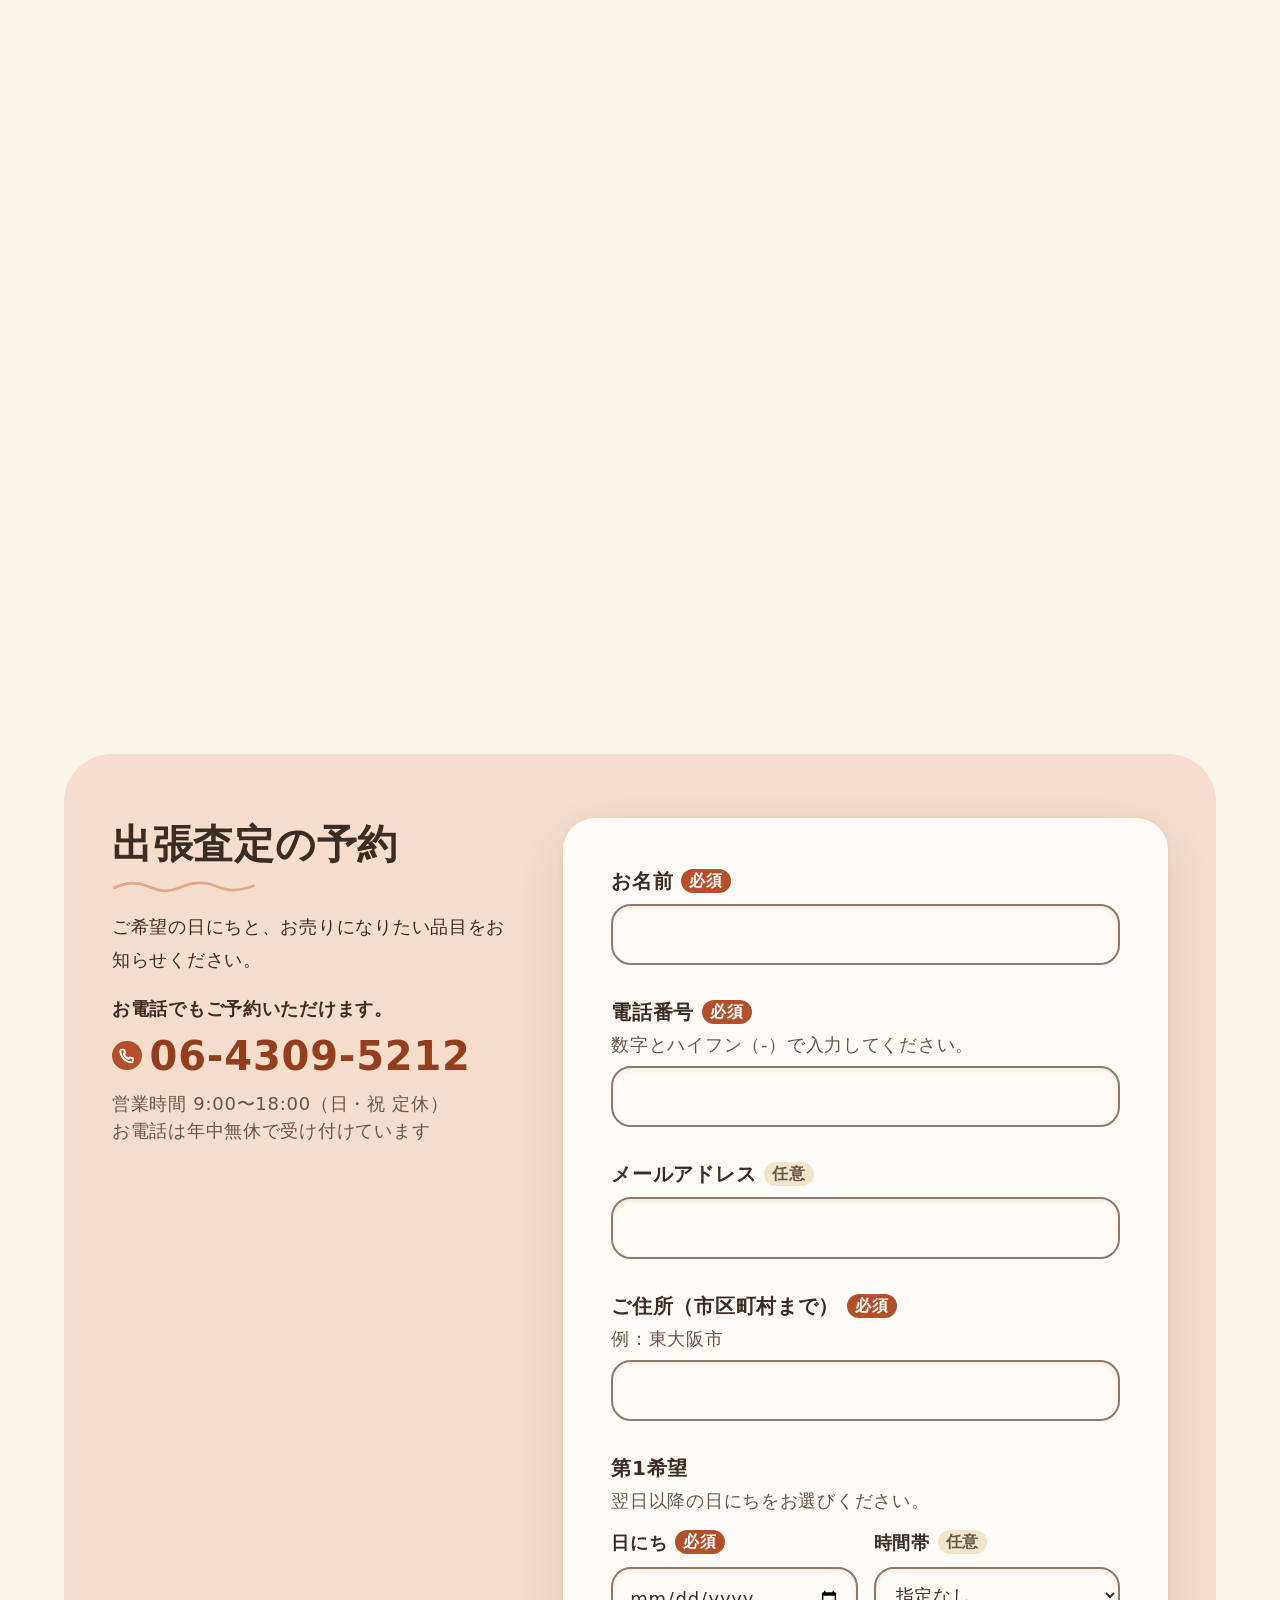
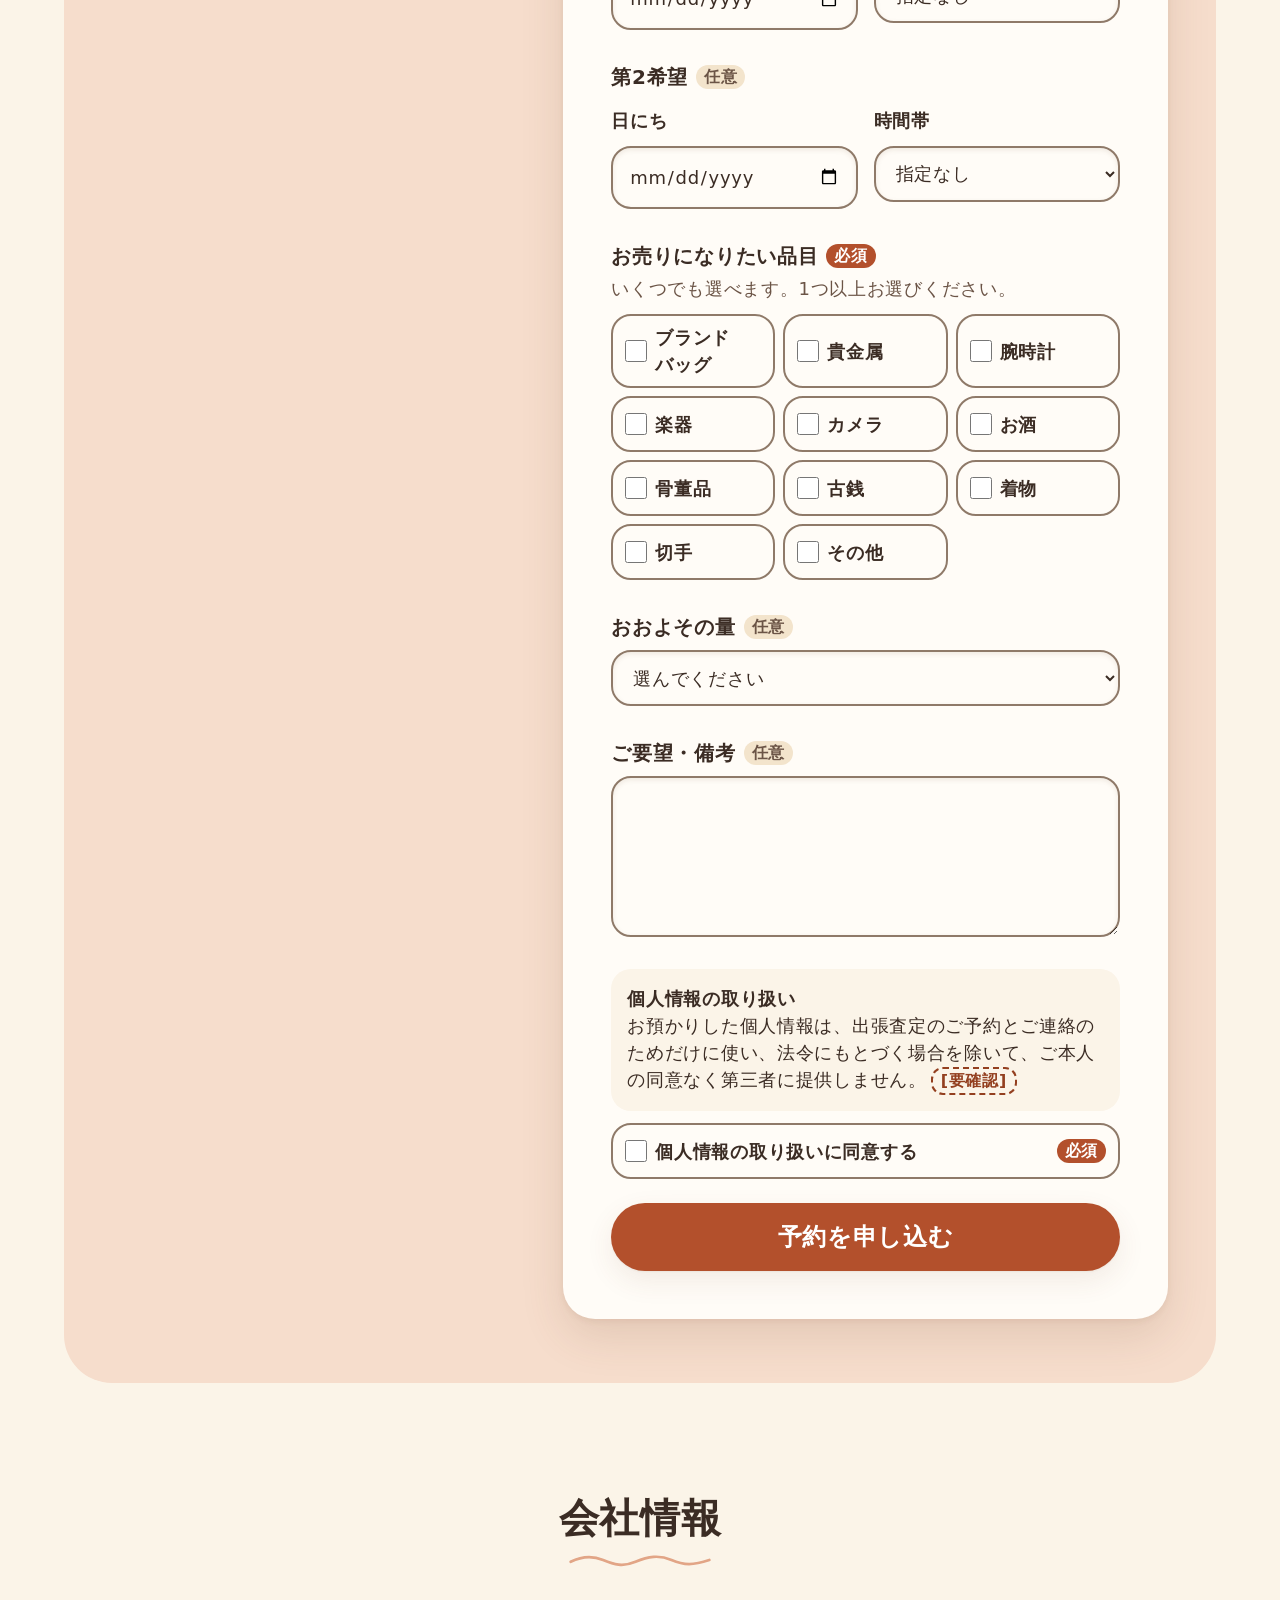
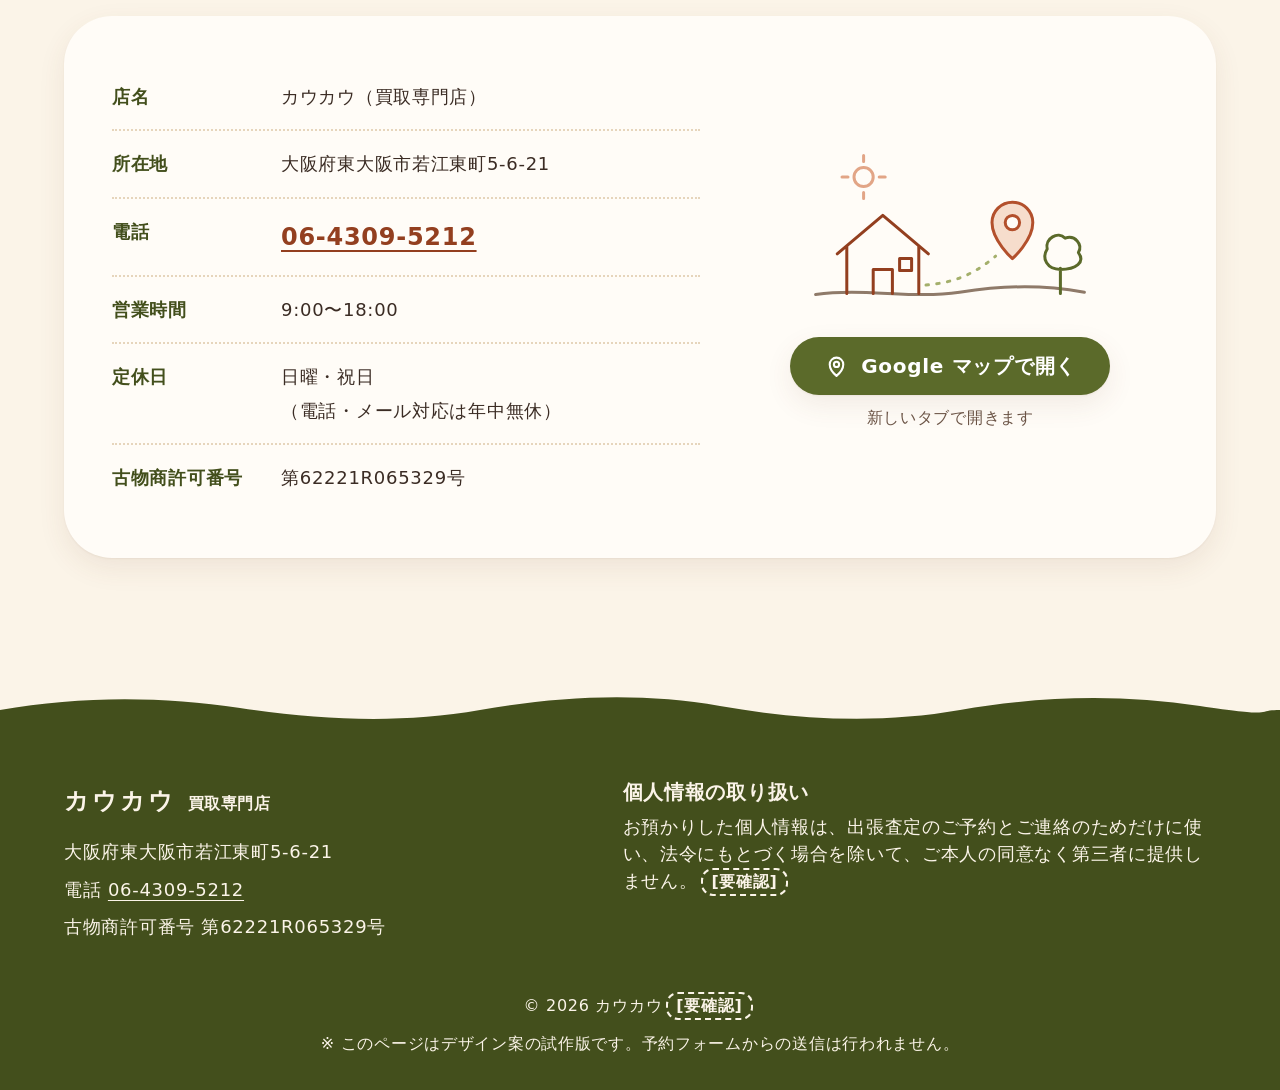
<file: c-warm/index.html>
<!doctype html>
<html lang="ja">
<head>
<meta charset="utf-8">
<meta http-equiv="Content-Security-Policy" content="default-src 'self'; img-src 'self' data:; style-src 'self'; script-src 'self'; font-src 'self'; connect-src 'self'; form-action 'self'; base-uri 'none'; object-src 'none'">
<meta name="viewport" content="width=device-width, initial-scale=1">
<!-- 試作のため検索エンジンに載せない（本番では外す） -->
<meta name="robots" content="noindex, nofollow">
<title>カウカウ｜東大阪市の買取専門店（出張費・査定費 全て無料）</title>
<meta name="description" content="東大阪市の買取専門店カウカウ。出張費・査定費は全て無料。金・プラチナ・貴金属・ブランド品・時計・着物・お酒など、お宅までお伺いしてその場で査定いたします。">
<link rel="icon" href="data:,">
<link rel="stylesheet" href="style.css">
</head>
<body id="top">
<a class="skip-link" href="#main">本文へスキップ</a>

<!-- アイコンと手描き風の飾り（use で呼び出す） -->
<svg class="sprite" aria-hidden="true">
  <symbol id="i-phone" viewBox="0 0 24 24"><path d="M5 4h3.5l1.5 4-2 1.5a11 11 0 0 0 6.5 6.5l1.5-2 4 1.5V19a1.5 1.5 0 0 1-1.5 1.5A15.5 15.5 0 0 1 3.5 5.5 1.5 1.5 0 0 1 5 4z"/></symbol>
  <symbol id="i-calendar" viewBox="0 0 24 24"><path d="M5.5 5h13A1.5 1.5 0 0 1 20 6.5v12a1.5 1.5 0 0 1-1.5 1.5h-13A1.5 1.5 0 0 1 4 18.5v-12A1.5 1.5 0 0 1 5.5 5zM4 10h16M8.5 3v4M15.5 3v4M8 14h2M14 14h2M8 17h2"/></symbol>
  <symbol id="i-house" viewBox="0 0 24 24"><path d="M3.5 11 12 4l8.5 7M6 9.5V20h12V9.5M10 20v-5h4v5"/></symbol>
  <symbol id="i-yen" viewBox="0 0 24 24"><path d="M6.5 4 12 11.5 17.5 4M12 11.5V20M8 13h8M8 16.5h8"/></symbol>
  <symbol id="i-box" viewBox="0 0 24 24"><path d="M4 8.5 12 5l8 3.5v8L12 20l-8-3.5zM4 8.5l8 3.5 8-3.5M12 12v8"/></symbol>
  <symbol id="i-truck" viewBox="0 0 24 24"><path d="M2.5 6.5h11v9h-11zM13.5 9.5h4l3 3.5v2.5h-7M6.5 19a1.8 1.8 0 1 0 0-3.6 1.8 1.8 0 0 0 0 3.6zM16.5 19a1.8 1.8 0 1 0 0-3.6 1.8 1.8 0 0 0 0 3.6z"/></symbol>
  <symbol id="i-check" viewBox="0 0 24 24"><path d="m5 12.5 4.5 4.5L19 7.5"/></symbol>
  <symbol id="i-pin" viewBox="0 0 24 24"><path d="M12 21s-6.5-5.6-6.5-11a6.5 6.5 0 0 1 13 0c0 5.4-6.5 11-6.5 11zM12 12.5a2.5 2.5 0 1 0 0-5 2.5 2.5 0 0 0 0 5z"/></symbol>
  <symbol id="i-arrow-up" viewBox="0 0 24 24"><path d="M12 19V5M6 11l6-6 6 6"/></symbol>
  <symbol id="i-menu" viewBox="0 0 24 24"><path d="M4 7h16M4 12h16M4 17h16"/></symbol>
  <symbol id="i-close" viewBox="0 0 24 24"><path d="M6 6l12 12M18 6 6 18"/></symbol>
  <symbol id="i-plus" viewBox="0 0 24 24"><path d="M12 5v14M5 12h14"/></symbol>
  <symbol id="d-squiggle" viewBox="0 0 160 16"><path d="M3 10c12-6 24-7 36-2s22 8 36 2 26-8 40-2 24 6 42 0"/></symbol>
  <symbol id="d-marker" viewBox="0 0 200 20"><path d="M4 11c40-5 100-7 192-4M22 16c50-4 108-5 166-2"/></symbol>
  <symbol id="d-divider" viewBox="0 0 320 40"><path d="M6 22c12-7 24-7 36 0s24 7 36 0 24-7 36 0 18 5 24 2M184 24c6 3 12-2 24-2s24 7 36 0 24-7 36 0 18 6 34 3M160 34c-2-8-1-17 3-26M160 27c-9-1-13-7-11-12 7 0 11 5 11 12zM162 19c8-1 12-6 10-11-7 0-10 5-10 11z"/></symbol>
  <symbol id="d-sparkle" viewBox="0 0 48 48"><path d="M24 5v12M24 31v12M5 24h12M31 24h12M12 12l5 5M31 31l5 5M36 12l-5 5M17 31l-5 5"/></symbol>
</svg>

<header class="site-header" data-header>
  <div class="container header-bar">
    <a class="brand" href="#top">
      <span class="brand-name">カウカウ</span>
      <span class="brand-sub">買取専門店</span>
    </a>
    <a class="header-call" href="tel:0643095212">
      <svg class="icon" aria-hidden="true"><use href="#i-phone"/></svg>
      <span>電話</span><span class="visually-hidden">をかける 06-4309-5212</span>
    </a>
    <button class="nav-toggle" type="button" aria-expanded="false" data-nav-toggle hidden>
      <svg class="icon icon-menu" aria-hidden="true"><use href="#i-menu"/></svg>
      <svg class="icon icon-close" aria-hidden="true"><use href="#i-close"/></svg>
      <span>メニュー</span>
    </button>
    <nav class="site-nav" id="site-nav" aria-label="ページ内のご案内">
      <ul class="nav-list">
        <li><a href="#about">カウカウについて</a></li>
        <li><a href="#items">買取品目</a></li>
        <li><a href="#flow">買取の流れ</a></li>
        <li><a href="#booking">出張査定の予約</a></li>
        <li><a href="#company">会社情報</a></li>
      </ul>
    </nav>
    <a class="header-tel" href="tel:0643095212">
      <span class="header-tel-label">お電話は年中無休</span>
      <span class="header-tel-number"><svg class="icon" aria-hidden="true"><use href="#i-phone"/></svg>06-4309-5212</span>
    </a>
  </div>
</header>

<main id="main" tabindex="-1">
  <section class="hero" id="hero" aria-labelledby="hero-title" data-hero>
    <div class="container hero-grid">
      <div class="hero-text">
        <p class="hero-eyebrow"><svg class="icon" aria-hidden="true"><use href="#i-pin"/></svg>東大阪市の買取専門店</p>
        <h1 class="hero-title" id="hero-title">買取なら<em>安心</em>・<br>高価買取のカウカウへ！</h1>
        <p class="hero-free">出張費・査定費 <strong class="hero-free-strong">全て無料<svg class="hero-free-line" aria-hidden="true"><use href="#d-marker"/></svg></strong></p>
        <p class="hero-lead">金・プラチナ・貴金属・ブランド品・時計・着物・お酒など、何でもご相談ください。</p>
        <div class="hero-actions">
          <div class="call-card">
            <p class="call-card-label">まずはお電話で、お気軽にどうぞ</p>
            <a class="tel-link" href="tel:0643095212"><svg class="icon" aria-hidden="true"><use href="#i-phone"/></svg><span class="tel-number">06-4309-5212</span></a>
            <p class="call-card-note"><span class="nowrap">営業時間 9:00〜18:00</span><span class="nowrap">（日・祝 定休）</span><br>お電話は年中無休で<span class="nowrap">受け付けています</span></p>
          </div>
          <a class="button button--primary button--large" href="#booking"><svg class="icon" aria-hidden="true"><use href="#i-calendar"/></svg>出張査定を予約する</a>
        </div>
      </div>
      <div class="hero-visual">
        <picture class="hero-photo-main">
          <source srcset="../assets/img/hero-kimono-1.webp" type="image/webp">
          <img src="../assets/img/hero-kimono-1.jpg" alt="色とりどりの着物の帯" width="1000" height="664" fetchpriority="high" decoding="async">
        </picture>
        <picture class="hero-photo-sub">
          <source srcset="../assets/img/hero-jewelry.webp" type="image/webp">
          <img src="../assets/img/hero-jewelry.jpg" alt="金のネックレスや指輪、真珠のネックレス" width="1000" height="666" loading="lazy" decoding="async">
        </picture>
        <p class="hero-stamp">お宅まで<br>お伺い<br>します</p>
        <svg class="hero-sparkle" aria-hidden="true"><use href="#d-sparkle"/></svg>
      </div>
    </div>
  </section>

  <section class="section promises" id="promises" aria-labelledby="promises-title">
    <div class="container">
      <div class="section-head">
        <h2 class="section-title" id="promises-title">カウカウの3つの安心</h2>
        <svg class="section-doodle" aria-hidden="true"><use href="#d-squiggle"/></svg>
      </div>
      <ul class="promise-list" role="list">
        <li class="promise-card" data-reveal>
          <span class="promise-icon"><svg class="icon" aria-hidden="true"><use href="#i-house"/></svg></span>
          <h3 class="promise-title">出張費・査定費 無料</h3>
          <p>お宅までお伺いする出張費も、査定費も、全て無料です。</p>
        </li>
        <li class="promise-card" data-reveal>
          <span class="promise-icon"><svg class="icon" aria-hidden="true"><use href="#i-yen"/></svg></span>
          <h3 class="promise-title">その場で現金お支払い</h3>
          <p>ご提示した金額にご了承いただければ、その場で現金でお支払いします。</p>
          <p class="promise-note">高額の場合などは、ご指定の口座へのお振込みになります。</p>
        </li>
        <li class="promise-card" data-reveal>
          <span class="promise-icon"><svg class="icon" aria-hidden="true"><use href="#i-box"/></svg></span>
          <h3 class="promise-title">箱なし・キズあり OK</h3>
          <p>ブランド品やアクセサリーは、箱がなくても、キズがあっても大丈夫です。</p>
        </li>
      </ul>
    </div>
  </section>

  <div class="divider" aria-hidden="true"><svg class="divider-art"><use href="#d-divider"/></svg></div>

  <section class="section about" id="about" aria-labelledby="about-title">
    <div class="container about-grid">
      <div class="about-visual" data-reveal>
        <picture>
          <source srcset="../assets/img/about-appraisal.webp" type="image/webp">
          <img src="../assets/img/about-appraisal.jpg" alt="ルーペで品物を確かめて査定するイメージ" width="1000" height="666" loading="lazy" decoding="async">
        </picture>
      </div>
      <div class="about-text">
        <div class="section-head section-head--start">
          <h2 class="section-title" id="about-title">カウカウについて</h2>
          <svg class="section-doodle" aria-hidden="true"><use href="#d-squiggle"/></svg>
        </div>
        <p>買取専門店のカウカウです。査定費・出張費は無料。金・プラチナ・貴金属・ダイヤモンド・ブランド品・時計・バッグ・切手・古銭・着物・お酒など、他社圧倒の高額買取！</p>
        <p>最新の価格相場で、日本一の買取に挑戦しています。他社とも比較してください。</p>
        <p class="about-emphasis">お宅までお伺いいたしますので、何でもご相談ください。</p>
        <div class="about-extra">
          <span class="about-extra-icon"><svg class="icon" aria-hidden="true"><use href="#i-truck"/></svg></span>
          <div>
            <h3 class="about-extra-title">不用品買取・空家整理も</h3>
            <p>不用品の回収も致します。不用品の買取や、空家の整理もご相談ください。</p>
          </div>
        </div>
      </div>
    </div>
  </section>

  <section class="section items" id="items" aria-labelledby="items-title">
    <div class="container">
      <div class="panel panel--cream">
        <div class="section-head">
          <h2 class="section-title" id="items-title">買取品目</h2>
          <svg class="section-doodle" aria-hidden="true"><use href="#d-squiggle"/></svg>
        </div>
        <p class="section-lead">このようなお品物を買い取っています（一例）。</p>
        <ul class="item-grid" role="list">
          <li class="item-card" data-reveal>
            <picture>
              <source srcset="../assets/img/item-brand-bag.webp" type="image/webp">
              <img src="../assets/img/item-brand-bag.jpg" alt="ハンドバッグやショルダーバッグ、リュック" width="627" height="545" loading="lazy" decoding="async">
            </picture>
            <h3 class="item-name">ブランド<wbr>バッグ</h3>
          </li>
          <li class="item-card" data-reveal>
            <picture>
              <source srcset="../assets/img/item-precious-metal.webp" type="image/webp">
              <img src="../assets/img/item-precious-metal.jpg" alt="指輪やネックレス、金の延べ板などの貴金属" width="627" height="545" loading="lazy" decoding="async">
            </picture>
            <h3 class="item-name">貴金属</h3>
          </li>
          <li class="item-card" data-reveal>
            <picture>
              <source srcset="../assets/img/item-instrument.webp" type="image/webp">
              <img src="../assets/img/item-instrument.jpg" alt="キーボードとサックス" width="627" height="545" loading="lazy" decoding="async">
            </picture>
            <h3 class="item-name">楽器</h3>
          </li>
          <li class="item-card" data-reveal>
            <picture>
              <source srcset="../assets/img/item-watch.webp" type="image/webp">
              <img src="../assets/img/item-watch.jpg" alt="金色と銀色の腕時計" width="627" height="545" loading="lazy" decoding="async">
            </picture>
            <h3 class="item-name">腕時計</h3>
          </li>
          <li class="item-card" data-reveal>
            <picture>
              <source srcset="../assets/img/item-camera.webp" type="image/webp">
              <img src="../assets/img/item-camera.jpg" alt="一眼レフカメラと交換レンズ" width="627" height="545" loading="lazy" decoding="async">
            </picture>
            <h3 class="item-name">カメラ</h3>
          </li>
          <li class="item-card" data-reveal>
            <picture>
              <source srcset="../assets/img/item-liquor.webp" type="image/webp">
              <img src="../assets/img/item-liquor.jpg" alt="ウイスキーやブランデーの瓶" width="627" height="545" loading="lazy" decoding="async">
            </picture>
            <h3 class="item-name">お酒</h3>
          </li>
          <li class="item-card" data-reveal>
            <picture>
              <source srcset="../assets/img/item-antique.webp" type="image/webp">
              <img src="../assets/img/item-antique.jpg" alt="鉄瓶や茶道具、置物などの骨董品" width="627" height="545" loading="lazy" decoding="async">
            </picture>
            <h3 class="item-name">骨董品</h3>
          </li>
          <li class="item-card" data-reveal>
            <picture>
              <source srcset="../assets/img/item-old-coin.webp" type="image/webp">
              <img src="../assets/img/item-old-coin.jpg" alt="小判と穴のあいた古い硬貨" width="627" height="545" loading="lazy" decoding="async">
            </picture>
            <h3 class="item-name">古銭</h3>
          </li>
        </ul>
        <div class="items-more">
          <p class="items-more-title">上記以外も買取致しますので、お気軽にお問い合わせください。</p>
          <p>このほか、ダイヤモンド・切手・着物なども買い取っています。</p>
          <a class="button button--ghost" href="tel:0643095212"><svg class="icon" aria-hidden="true"><use href="#i-phone"/></svg><span>電話で聞いてみる <span class="nowrap">06-4309-5212</span></span></a>
        </div>
      </div>
    </div>
  </section>

  <section class="section flow" id="flow" aria-labelledby="flow-title">
    <div class="container container--mid">
      <div class="section-head">
        <h2 class="section-title" id="flow-title">買取の流れ</h2>
        <svg class="section-doodle" aria-hidden="true"><use href="#d-squiggle"/></svg>
      </div>
      <p class="section-lead">お問い合わせから、お支払いまでの3ステップです。</p>
      <ol class="timeline" role="list">
        <li class="step" data-reveal>
          <span class="step-marker" aria-hidden="true">1</span>
          <div class="step-card">
            <div class="step-body">
              <h3 class="step-title"><span class="visually-hidden">ステップ1：</span>お問い合わせ</h3>
              <p>まずはお電話にて、お気軽にお問い合わせください。お売りいただける品のジャンルと、おおよその量をお伺いします。</p>
              <a class="tel-link tel-link--mid" href="tel:0643095212"><svg class="icon" aria-hidden="true"><use href="#i-phone"/></svg><span class="tel-number">06-4309-5212</span></a>
            </div>
            <picture class="step-photo">
              <source srcset="../assets/img/flow-1-call.webp" type="image/webp">
              <img src="../assets/img/flow-1-call.jpg" alt="スマートフォンを手に持っている様子" width="1200" height="800" loading="lazy" decoding="async">
            </picture>
          </div>
        </li>
        <li class="step" data-reveal>
          <span class="step-marker" aria-hidden="true">2</span>
          <div class="step-card">
            <div class="step-body">
              <h3 class="step-title"><span class="visually-hidden">ステップ2：</span>訪問日時の決定・査定</h3>
              <p>お伺いする日と、お売りいただける品物を確認します。当日は、当店スタッフがお客様の元へお伺いし、その場で査定いたします。</p>
              <p class="step-point"><svg class="icon" aria-hidden="true"><use href="#i-check"/></svg>お品物を紐でしばったり、箱づめしたりする必要はありません。</p>
              <p class="step-note">スタッフは事前に検温し、マスク着用・消毒などのウイルス対策をしてからお伺いします。</p>
            </div>
            <picture class="step-photo">
              <source srcset="../assets/img/flow-2-schedule.webp" type="image/webp">
              <img src="../assets/img/flow-2-schedule.jpg" alt="何枚も重なった月ごとのカレンダー" width="1000" height="667" loading="lazy" decoding="async">
            </picture>
          </div>
        </li>
        <li class="step" data-reveal>
          <span class="step-marker" aria-hidden="true">3</span>
          <div class="step-card">
            <div class="step-body">
              <h3 class="step-title"><span class="visually-hidden">ステップ3：</span>ご精算</h3>
              <p>ご提示した金額にご了承いただければ、その場で現金でお支払いします。</p>
              <p class="step-note">高額の場合や、肉筆類の真贋鑑定などは、当店で一旦お預かりし、ご指定の口座にお振込みします。</p>
            </div>
            <picture class="step-photo">
              <source srcset="../assets/img/flow-3-cash.webp" type="image/webp">
              <img src="../assets/img/flow-3-cash.jpg" alt="千円札と硬貨、電卓" width="1000" height="666" loading="lazy" decoding="async">
            </picture>
          </div>
        </li>
      </ol>
    </div>
  </section>

  <div class="divider" aria-hidden="true"><svg class="divider-art"><use href="#d-divider"/></svg></div>

  <section class="section faq" id="faq" aria-labelledby="faq-title">
    <div class="container container--narrow">
      <div class="section-head">
        <h2 class="section-title" id="faq-title">よくあるご質問<span class="tbc">[要確認]</span></h2>
        <svg class="section-doodle" aria-hidden="true"><use href="#d-squiggle"/></svg>
      </div>
      <div class="faq-list">
        <details class="faq-item" data-reveal>
          <summary class="faq-q"><span class="faq-badge" aria-hidden="true">Q</span><span class="faq-q-text">出張費や査定費はかかりますか？</span><svg class="icon faq-icon" aria-hidden="true"><use href="#i-plus"/></svg></summary>
          <div class="faq-a"><span class="faq-badge faq-badge--a" aria-hidden="true">A</span><p>かかりません。出張費・査定費は全て無料です。</p></div>
        </details>
        <details class="faq-item" data-reveal>
          <summary class="faq-q"><span class="faq-badge" aria-hidden="true">Q</span><span class="faq-q-text">品物は、箱に詰めたり紐でしばったりしておくのですか？</span><svg class="icon faq-icon" aria-hidden="true"><use href="#i-plus"/></svg></summary>
          <div class="faq-a"><span class="faq-badge faq-badge--a" aria-hidden="true">A</span><p>いいえ。お品物を紐でしばったり、箱づめしたりする必要はありません。</p></div>
        </details>
        <details class="faq-item" data-reveal>
          <summary class="faq-q"><span class="faq-badge" aria-hidden="true">Q</span><span class="faq-q-text">箱がない物や、キズのある物でも買い取ってもらえますか？</span><svg class="icon faq-icon" aria-hidden="true"><use href="#i-plus"/></svg></summary>
          <div class="faq-a"><span class="faq-badge faq-badge--a" aria-hidden="true">A</span><p>ブランド品やアクセサリーは、箱なし・キズありでも OK です。</p></div>
        </details>
        <details class="faq-item" data-reveal>
          <summary class="faq-q"><span class="faq-badge" aria-hidden="true">Q</span><span class="faq-q-text">お金は、いつ、どのように受け取れますか？</span><svg class="icon faq-icon" aria-hidden="true"><use href="#i-plus"/></svg></summary>
          <div class="faq-a"><span class="faq-badge faq-badge--a" aria-hidden="true">A</span><p>ご提示した金額にご了承いただければ、その場で現金でお支払いします。高額の場合や、肉筆類の真贋鑑定などは、当店で一旦お預かりし、ご指定の口座にお振込みします。</p></div>
        </details>
        <details class="faq-item" data-reveal>
          <summary class="faq-q"><span class="faq-badge" aria-hidden="true">Q</span><span class="faq-q-text">日曜日や祝日でも、電話で相談できますか？</span><svg class="icon faq-icon" aria-hidden="true"><use href="#i-plus"/></svg></summary>
          <div class="faq-a"><span class="faq-badge faq-badge--a" aria-hidden="true">A</span><p>できます。定休日は日曜・祝日ですが、お電話は年中無休で受け付けています。</p></div>
        </details>
        <details class="faq-item" data-reveal>
          <summary class="faq-q"><span class="faq-badge" aria-hidden="true">Q</span><span class="faq-q-text">不用品の回収や、空家の整理もお願いできますか？</span><svg class="icon faq-icon" aria-hidden="true"><use href="#i-plus"/></svg></summary>
          <div class="faq-a"><span class="faq-badge faq-badge--a" aria-hidden="true">A</span><p>はい。不用品の回収も致します。不用品の買取や、空家の整理もご相談ください。</p></div>
        </details>
        <details class="faq-item" data-reveal>
          <summary class="faq-q"><span class="faq-badge" aria-hidden="true">Q</span><span class="faq-q-text"><span class="tbc">[要確認]</span>出張に来てもらえる地域は、どこまでですか？</span><svg class="icon faq-icon" aria-hidden="true"><use href="#i-plus"/></svg></summary>
          <div class="faq-a"><span class="faq-badge faq-badge--a" aria-hidden="true">A</span><p>まずはお電話にて、お気軽にお問い合わせください（06-4309-5212）。</p></div>
        </details>
      </div>
    </div>
  </section>

  <section class="section booking" id="booking" aria-labelledby="booking-title">
    <div class="container">
      <div class="panel panel--terracotta booking-panel">
        <div class="booking-intro">
          <div class="section-head section-head--start">
            <h2 class="section-title" id="booking-title">出張査定の予約</h2>
            <svg class="section-doodle" aria-hidden="true"><use href="#d-squiggle"/></svg>
          </div>
          <p>ご希望の日にちと、お売りになりたい品目をお知らせください。</p>
          <p class="booking-tel-lead">お電話でもご予約いただけます。</p>
          <a class="tel-link tel-link--mid" href="tel:0643095212"><svg class="icon" aria-hidden="true"><use href="#i-phone"/></svg><span class="tel-number">06-4309-5212</span></a>
          <p class="booking-hours"><span class="nowrap">営業時間 9:00〜18:00</span><span class="nowrap">（日・祝 定休）</span><br>お電話は年中無休で<span class="nowrap">受け付けています</span></p>
        </div>
        <div class="booking-card">
          <form class="booking-form" data-booking data-endpoint="" data-min-seconds="4" method="post" novalidate>
            <div class="field">
              <label class="field-label" for="bk-name">お名前<span class="req">必須</span></label>
              <input class="input" id="bk-name" name="name" type="text" autocomplete="name" required aria-describedby="bk-name-err">
              <p class="field-error" id="bk-name-err" data-error-for="name"></p>
            </div>
            <div class="field">
              <label class="field-label" for="bk-tel">電話番号<span class="req">必須</span></label>
              <p class="field-hint" id="bk-tel-hint">数字とハイフン（-）で入力してください。</p>
              <input class="input" id="bk-tel" name="tel" type="tel" inputmode="tel" autocomplete="tel" required aria-describedby="bk-tel-hint bk-tel-err">
              <p class="field-error" id="bk-tel-err" data-error-for="tel"></p>
            </div>
            <div class="field">
              <label class="field-label" for="bk-email">メールアドレス<span class="opt">任意</span></label>
              <input class="input" id="bk-email" name="email" type="email" autocomplete="email" aria-describedby="bk-email-err">
              <p class="field-error" id="bk-email-err" data-error-for="email"></p>
            </div>
            <div class="field">
              <label class="field-label" for="bk-address">ご住所（市区町村まで）<span class="req">必須</span></label>
              <p class="field-hint" id="bk-address-hint">例：東大阪市</p>
              <input class="input" id="bk-address" name="address" type="text" autocomplete="address-level2" required aria-describedby="bk-address-hint bk-address-err">
              <p class="field-error" id="bk-address-err" data-error-for="address"></p>
            </div>
            <fieldset class="field field-pair">
              <legend class="field-label">第1希望</legend>
              <p class="field-hint" id="bk-date-hint">翌日以降の日にちをお選びください。</p>
              <div class="pair-grid">
                <div>
                  <label class="sub-label" for="bk-date1">日にち<span class="req">必須</span></label>
                  <input class="input" id="bk-date1" name="date1" type="date" required aria-describedby="bk-date-hint bk-date1-err">
                  <p class="field-error" id="bk-date1-err" data-error-for="date1"></p>
                </div>
                <div>
                  <label class="sub-label" for="bk-time1">時間帯<span class="opt">任意</span></label>
                  <select class="input" id="bk-time1" name="time1" aria-describedby="bk-time1-err">
                    <option>指定なし</option>
                    <option>午前（9〜12時）</option>
                    <option>午後（13〜18時）</option>
                  </select>
                  <p class="field-error" id="bk-time1-err" data-error-for="time1"></p>
                </div>
              </div>
            </fieldset>
            <fieldset class="field field-pair">
              <legend class="field-label">第2希望<span class="opt">任意</span></legend>
              <div class="pair-grid">
                <div>
                  <label class="sub-label" for="bk-date2">日にち</label>
                  <input class="input" id="bk-date2" name="date2" type="date" aria-describedby="bk-date-hint bk-date2-err">
                  <p class="field-error" id="bk-date2-err" data-error-for="date2"></p>
                </div>
                <div>
                  <label class="sub-label" for="bk-time2">時間帯</label>
                  <select class="input" id="bk-time2" name="time2" aria-describedby="bk-time2-err">
                    <option>指定なし</option>
                    <option>午前（9〜12時）</option>
                    <option>午後（13〜18時）</option>
                  </select>
                  <p class="field-error" id="bk-time2-err" data-error-for="time2"></p>
                </div>
              </div>
            </fieldset>
            <fieldset class="field" aria-describedby="bk-items-hint bk-items-err">
              <legend class="field-label">お売りになりたい品目<span class="req">必須</span></legend>
              <p class="field-hint" id="bk-items-hint">いくつでも選べます。1つ以上お選びください。</p>
              <div class="check-grid">
                <label class="check-tile"><input type="checkbox" name="items" value="ブランドバッグ" aria-describedby="bk-items-err"><span>ブランド<wbr>バッグ</span></label>
                <label class="check-tile"><input type="checkbox" name="items" value="貴金属" aria-describedby="bk-items-err"><span>貴金属</span></label>
                <label class="check-tile"><input type="checkbox" name="items" value="腕時計" aria-describedby="bk-items-err"><span>腕時計</span></label>
                <label class="check-tile"><input type="checkbox" name="items" value="楽器" aria-describedby="bk-items-err"><span>楽器</span></label>
                <label class="check-tile"><input type="checkbox" name="items" value="カメラ" aria-describedby="bk-items-err"><span>カメラ</span></label>
                <label class="check-tile"><input type="checkbox" name="items" value="お酒" aria-describedby="bk-items-err"><span>お酒</span></label>
                <label class="check-tile"><input type="checkbox" name="items" value="骨董品" aria-describedby="bk-items-err"><span>骨董品</span></label>
                <label class="check-tile"><input type="checkbox" name="items" value="古銭" aria-describedby="bk-items-err"><span>古銭</span></label>
                <label class="check-tile"><input type="checkbox" name="items" value="着物" aria-describedby="bk-items-err"><span>着物</span></label>
                <label class="check-tile"><input type="checkbox" name="items" value="切手" aria-describedby="bk-items-err"><span>切手</span></label>
                <label class="check-tile"><input type="checkbox" name="items" value="その他" aria-describedby="bk-items-err"><span>その他</span></label>
              </div>
              <p class="field-error" id="bk-items-err" data-error-for="items"></p>
            </fieldset>
            <div class="field">
              <label class="field-label" for="bk-volume">おおよその量<span class="opt">任意</span></label>
              <select class="input" id="bk-volume" name="volume" aria-describedby="bk-volume-err">
                <option value="">選んでください</option>
                <option>数点</option>
                <option>段ボール数箱</option>
                <option>大量（家一軒・空家整理）</option>
                <option>わからない</option>
              </select>
              <p class="field-error" id="bk-volume-err" data-error-for="volume"></p>
            </div>
            <div class="field">
              <label class="field-label" for="bk-message">ご要望・備考<span class="opt">任意</span></label>
              <textarea class="input textarea" id="bk-message" name="message" rows="4" aria-describedby="bk-message-err"></textarea>
              <p class="field-error" id="bk-message-err" data-error-for="message"></p>
            </div>
            <div class="field">
              <p class="privacy-note" id="bk-privacy"><strong>個人情報の取り扱い</strong><br>お預かりした個人情報は、出張査定のご予約とご連絡のためだけに使い、法令にもとづく場合を除いて、ご本人の同意なく第三者に提供しません。<span class="tbc">[要確認]</span></p>
              <label class="check-agree"><input type="checkbox" name="agree" value="同意する" required aria-describedby="bk-privacy bk-agree-err"><span>個人情報の取り扱いに同意する</span><span class="req">必須</span></label>
              <p class="field-error" id="bk-agree-err" data-error-for="agree"></p>
            </div>
            <input type="text" name="website" class="hp" tabindex="-1" autocomplete="off" aria-hidden="true">
            <input type="hidden" name="started_at" value="">
            <p class="form-status" data-form-status role="status" aria-live="polite"></p>
            <button class="button button--primary button--submit" type="submit">予約を申し込む</button>
          </form>
          <div class="booking-done" data-booking-done hidden tabindex="-1">
            <span class="booking-done-icon"><svg class="icon" aria-hidden="true"><use href="#i-check"/></svg></span>
            <h3 class="booking-done-title">お申し込みを受け付けました</h3>
            <p>ありがとうございます。内容を確かめて、カウカウからご連絡いたします。<span class="tbc">[要確認]</span></p>
            <p>お急ぎの方は、お電話でどうぞ。</p>
            <a class="tel-link tel-link--mid" href="tel:0643095212"><svg class="icon" aria-hidden="true"><use href="#i-phone"/></svg><span class="tel-number">06-4309-5212</span></a>
          </div>
        </div>
      </div>
    </div>
  </section>

  <section class="section company" id="company" aria-labelledby="company-title">
    <div class="container">
      <div class="section-head">
        <h2 class="section-title" id="company-title">会社情報</h2>
        <svg class="section-doodle" aria-hidden="true"><use href="#d-squiggle"/></svg>
      </div>
      <div class="company-card">
        <dl class="company-list">
          <div><dt>店名</dt><dd>カウカウ（買取専門店）</dd></div>
          <div><dt>所在地</dt><dd>大阪府東大阪市若江東町5-6-21</dd></div>
          <div><dt>電話</dt><dd><a class="company-tel" href="tel:0643095212">06-4309-5212</a></dd></div>
          <div><dt>営業時間</dt><dd>9:00〜18:00</dd></div>
          <div><dt>定休日</dt><dd>日曜・祝日<br>（電話・メール対応は年中無休）</dd></div>
          <div><dt>古物商許可番号</dt><dd>第62221R065329号</dd></div>
        </dl>
        <div class="company-map">
          <svg class="company-illust" viewBox="0 0 240 150" aria-hidden="true">
            <path class="ill-ground" d="M8 128c40-6 80 4 120-2s70-6 104 0"/>
            <path class="ill-house" d="M34 127V88M94 127V88M26 94 64 62l38 32M56 127v-20h16v20M78 98h10v10H78z"/>
            <path class="ill-route" d="M100 120c24-2 40-9 58-24"/>
            <path class="ill-pin" d="M172 98s-17-15-17-30a17 17 0 0 1 34 0c0 15-17 30-17 30zM172 74a6 6 0 1 0 0-12 6 6 0 0 0 0 12z"/>
            <path class="ill-tree" d="M212 127v-21M212 107c-11 0-16-9-11-17-2-9 9-15 15-9 8-3 15 5 11 12 6 8-2 14-15 14z"/>
            <path class="ill-sun" d="M40 30a8 8 0 1 0 16 0 8 8 0 1 0-16 0M48 12v5M48 43v5M30 30h5M61 30h5"/>
          </svg>
          <a class="button button--olive" href="https://www.google.com/maps/search/?api=1&amp;query=%E5%A4%A7%E9%98%AA%E5%BA%9C%E6%9D%B1%E5%A4%A7%E9%98%AA%E5%B8%82%E8%8B%A5%E6%B1%9F%E6%9D%B1%E7%94%BA5-6-21" target="_blank" rel="noopener noreferrer" aria-describedby="map-note"><svg class="icon" aria-hidden="true"><use href="#i-pin"/></svg>Google マップで開く</a>
          <p class="company-map-note" id="map-note">新しいタブで開きます</p>
        </div>
      </div>
    </div>
  </section>
</main>

<footer class="site-footer">
  <svg class="footer-wave" viewBox="0 0 1440 48" preserveAspectRatio="none" aria-hidden="true"><path d="M0 48V26c90-14 180-14 270-2s180 16 270 2 180-18 270-4 180 18 270 4 180-16 270-4 60 4 90 4V48z"/></svg>
  <div class="container footer-grid">
    <div class="footer-info">
      <p class="footer-brand">カウカウ<span>買取専門店</span></p>
      <p>大阪府東大阪市若江東町5-6-21</p>
      <p>電話 <a href="tel:0643095212">06-4309-5212</a></p>
      <p>古物商許可番号 第62221R065329号</p>
    </div>
    <div class="footer-privacy" id="privacy">
      <h2 class="footer-title">個人情報の取り扱い</h2>
      <p>お預かりした個人情報は、出張査定のご予約とご連絡のためだけに使い、法令にもとづく場合を除いて、ご本人の同意なく第三者に提供しません。<span class="tbc">[要確認]</span></p>
    </div>
  </div>
  <p class="copyright"><small>© 2026 カウカウ</small><span class="tbc">[要確認]</span></p>
  <!-- 試作の表示。本番で消す -->
  <p class="prototype-note">※ このページはデザイン案の試作版です。予約フォームからの送信は行われません。</p>
  <a class="to-top" href="#top" data-to-top><svg class="icon" aria-hidden="true"><use href="#i-arrow-up"/></svg><span>上へ</span><span class="visually-hidden">（ページの先頭に戻る）</span></a>
</footer>

<aside class="cta-bar" aria-label="お電話・ご予約">
  <a class="cta-bar-call" href="tel:0643095212"><svg class="icon" aria-hidden="true"><use href="#i-phone"/></svg><span class="cta-bar-text"><span class="cta-bar-small">電話する</span><span class="cta-bar-num">06-4309-5212</span></span></a>
  <a class="cta-bar-book" href="#booking"><svg class="icon" aria-hidden="true"><use href="#i-calendar"/></svg><span>予約する</span></a>
</aside>

<script src="../assets/js/booking-form.js" defer></script>
<script src="main.js" defer></script>
</body>
</html>
</file>
<file: assets/css/chooser.css>
/* 3 案の入口（site/index.html）用 */
body {
  margin: 0;
  font-family: "Hiragino Sans", "Hiragino Kaku Gothic ProN", "Noto Sans JP", "Yu Gothic", Meiryo, system-ui, sans-serif;
  font-size: 16px;
  line-height: 1.7;
  color: #222;
  background: #fff;
}

main,
footer {
  max-width: 48rem;
  margin: 0 auto;
  padding: 1.5rem 1rem;
}

h1 {
  font-size: 1.5rem;
  margin: 0 0 0.5rem;
}

.plans {
  list-style: none;
  margin: 1.5rem 0 0;
  padding: 0;
}

.plans li {
  border: 1px solid #ccc;
  border-radius: 6px;
  padding: 1rem;
  margin-bottom: 1rem;
}

.plans a {
  font-size: 1.25rem;
  font-weight: bold;
  color: #0b4f9c;
}

.plans a:focus-visible {
  outline: 3px solid #0b4f9c;
  outline-offset: 2px;
}

.plans p {
  margin: 0.25rem 0 0;
}

footer {
  font-size: 0.875rem;
  color: #555;
}
</file>
<file: a-trust/style.css>
/* カウカウ 案A「誠実・信頼」
   白地と大きな余白に、現サイトのボルドーとダークブラウン、金のアクセント。
   色・書体・余白・角丸は :root の変数だけを使う。 */

:root {
  /* 色（コントラスト比は白地に対する値） */
  --c-bg: #ffffff;
  --c-surface: #f8f4ee;          /* 生成り：交互の節の地 */
  --c-surface-strong: #efe7db;   /* 任意バッジの地 */
  --c-line: #e6dccf;             /* 区切り線（飾り） */
  --c-border: #8a7a72;           /* 入力欄・ボタンの枠 4.1:1 */
  --c-ink: #392d2f;              /* 本文：現サイトのダークブラウン 13.2:1 */
  --c-ink-soft: #5c4e50;         /* 補足の文字 7.9:1 */
  --c-primary: #912738;          /* 現サイトのボルドー 8.2:1 */
  --c-primary-deep: #74192b;     /* ボルドーの押下時 */
  --c-primary-tint: #f7ebed;     /* ボルドーの淡い地 */
  --c-gold: #b8955a;             /* 金：線と飾りだけ（文字には使わない） */
  --c-gold-ink: #806125;         /* 白地・生成り地の文字用の金 5.2:1 以上 */
  --c-gold-light: #e5cc94;       /* 濃色地の文字用の金（ボルドー地に 5.2:1） */
  --c-gold-veil: rgb(229 204 148 / 0.45); /* 濃色地の細い飾り線 */
  --c-on-dark: #ffffff;
  --c-on-dark-soft: #eadfd8;     /* 濃色地の補足の文字（ボルドー地に 6.3:1） */
  --c-shadow: rgb(57 45 47 / 0.07);
  --c-shadow-strong: rgb(57 45 47 / 0.16);
  --focus: var(--c-ink);

  /* 書体（システムフォントだけ） */
  --font-sans: "Hiragino Sans", "Hiragino Kaku Gothic ProN", "Noto Sans JP", "Yu Gothic", Meiryo, system-ui, sans-serif;
  --fs-2xs: 0.75rem;
  --fs-xs: 0.8125rem;
  --fs-s: 0.875rem;
  --fs-base: 1rem;
  --fs-m: 1.125rem;
  --fs-l: clamp(1.25rem, 1.15rem + 0.45vw, 1.5rem);
  --fs-xl: clamp(1.5rem, 1.25rem + 1.1vw, 2.125rem);
  --fs-2xl: clamp(2rem, 1.45rem + 2.4vw, 3.375rem);
  --fs-hero: clamp(2.375rem, 1.5rem + 4vw, 4.75rem);
  --fs-num: clamp(2.75rem, 2.2rem + 2.4vw, 4rem);
  --fw-regular: 400;
  --fw-medium: 500;
  --fw-bold: 700;
  --fw-black: 800;
  --lh-none: 1;
  --lh-tight: 1.25;
  --lh-head: 1.5;
  --lh-body: 1.9;
  --ls-tight: 0.02em;
  --ls-head: 0.04em;
  --ls-body: 0.04em;
  --ls-wide: 0.12em;
  --ls-label: 0.2em;

  /* 余白 */
  --sp-1: 0.25rem;
  --sp-2: 0.5rem;
  --sp-3: 0.75rem;
  --sp-4: 1rem;
  --sp-5: 1.5rem;
  --sp-6: 2rem;
  --sp-7: 3rem;
  --sp-8: 4.5rem;
  --sp-block: clamp(2.5rem, 2rem + 2.4vw, 4rem);      /* 節の見出しと中身の間 */
  --sp-section: clamp(4.5rem, 3rem + 6.5vw, 8.5rem);  /* 節の上下 */
  --gutter: clamp(1.25rem, 0.75rem + 2.5vw, 2.5rem);
  --frame-offset: var(--sp-3);                         /* 写真の後ろの金の枠のずれ */
  --container: 75rem;
  --header-h: 4rem;

  /* 角丸 */
  --r-s: 6px;
  --r-m: 12px;
  --r-l: 20px;
  --r-full: 999px;

  /* 影 */
  --shadow-s: 0 1px 2px var(--c-shadow), 0 6px 18px var(--c-shadow);
  --shadow-m: 0 2px 6px var(--c-shadow), 0 18px 44px var(--c-shadow-strong);

  /* 動き（prefers-reduced-motion: reduce では止める） */
  --dur-s: 200ms;
  --dur-m: 360ms;
  --dur-l: 800ms;
  --stagger: 90ms;
  --ease-out: cubic-bezier(0.16, 1, 0.3, 1);
  --reveal-shift: 1.75rem;
}

@media (min-width: 56.25em) {
  :root { --frame-offset: var(--sp-5); }
}

@media (min-width: 67.5em) {
  :root { --header-h: 5rem; }
}

/* ---------- 基本 ---------- */
*, *::before, *::after { box-sizing: border-box; }

/* booking-form.js は hidden で出し分けるので、display の指定より優先する */
[hidden] { display: none !important; }

html {
  scroll-behavior: smooth;
  scroll-padding-top: calc(var(--header-h) + var(--sp-4));
  -webkit-text-size-adjust: 100%;
  text-size-adjust: 100%;
}

body {
  margin: 0;
  background: var(--c-bg);
  color: var(--c-ink);
  font-family: var(--font-sans);
  font-size: var(--fs-base);
  font-weight: var(--fw-regular);
  line-height: var(--lh-body);
  letter-spacing: var(--ls-body);
  overflow-wrap: break-word;
}

h1, h2, h3, p, ul, ol, dl, dd, figure { margin: 0; }
ul[class], ol[class] { padding: 0; list-style: none; }
img { display: block; max-width: 100%; height: auto; }
picture { display: block; }
button, input, select, textarea { font: inherit; color: inherit; letter-spacing: inherit; }
address { font-style: normal; }

a { color: var(--c-primary); text-decoration-thickness: 1px; text-underline-offset: 0.25em; }
a:hover { text-decoration-thickness: 2px; }

:focus-visible { outline: 3px solid var(--focus); outline-offset: 3px; }
.on-dark { --focus: var(--c-gold-light); }

.visually-hidden {
  position: absolute;
  width: 1px;
  height: 1px;
  overflow: hidden;
  clip-path: inset(50%);
  white-space: nowrap;
}

.nowrap { white-space: nowrap; }

.skip-link {
  position: absolute;
  top: var(--sp-3);
  left: var(--sp-3);
  z-index: 100;
  padding: var(--sp-3) var(--sp-5);
  background: var(--c-ink);
  color: var(--c-on-dark);
  border-radius: var(--r-s);
  font-weight: var(--fw-bold);
  text-decoration: none;
  transform: translateY(-200%);
}
.skip-link:focus { transform: none; }

.container {
  width: 100%;
  max-width: calc(var(--container) + var(--gutter) * 2);
  margin-inline: auto;
  padding-inline: var(--gutter);
}

.icon {
  flex: none;
  width: 1.25em;
  height: 1.25em;
  fill: none;
  stroke: currentColor;
  stroke-width: 1.8;
  stroke-linecap: round;
  stroke-linejoin: round;
}

.tbc {
  display: inline-block;
  padding-inline: var(--sp-1);
  background: var(--c-primary-tint);
  color: var(--c-primary);
  border-radius: var(--r-s);
  font-size: var(--fs-xs);
  font-weight: var(--fw-bold);
  line-height: var(--lh-head);
  white-space: nowrap;
}
.on-dark .tbc { background: var(--c-gold-light); color: var(--c-ink); }

.note {
  padding: var(--sp-3) var(--sp-4);
  background: var(--c-surface);
  color: var(--c-ink-soft);
  border-radius: var(--r-s);
  font-size: var(--fs-s);
  line-height: var(--lh-head);
}

/* ---------- 節の共通：大きな見出し ---------- */
.section { padding-block: var(--sp-section); }
.section--surface { background: var(--c-surface); }

.section-head {
  display: grid;
  align-content: start;
  gap: var(--sp-4);
  max-width: 48rem;
  margin-bottom: var(--sp-block);
}
.section-head--center { justify-items: center; margin-inline: auto; text-align: center; }

.eyebrow {
  display: flex;
  align-items: center;
  gap: var(--sp-3);
  color: var(--c-gold-ink);
  font-size: var(--fs-s);
  font-weight: var(--fw-bold);
  letter-spacing: var(--ls-label);
  line-height: var(--lh-head);
  text-transform: uppercase;
}
.eyebrow::before {
  content: "";
  flex: none;
  width: 2.5rem;
  height: 1px;
  background: var(--c-gold);
}

.section-title {
  font-size: var(--fs-2xl);
  font-weight: var(--fw-black);
  line-height: var(--lh-tight);
  letter-spacing: var(--ls-head);
  font-feature-settings: "palt";
  word-break: auto-phrase;
  text-wrap: balance;
}

.section-lead { color: var(--c-ink-soft); font-size: var(--fs-m); }

/* ---------- ボタン ---------- */
.button {
  display: inline-flex;
  align-items: center;
  justify-content: center;
  gap: var(--sp-3);
  min-height: 3.5rem;
  padding: var(--sp-3) var(--sp-6);
  border: 1px solid transparent;
  border-radius: var(--r-s);
  font-size: var(--fs-base);
  font-weight: var(--fw-bold);
  line-height: var(--lh-tight);
  letter-spacing: var(--ls-head);
  text-align: center;
  text-decoration: none;
  cursor: pointer;
  transition: background-color var(--dur-s), color var(--dur-s), border-color var(--dur-s);
}
.button--primary { background: var(--c-primary); color: var(--c-on-dark); }
.button--primary:hover { background: var(--c-primary-deep); }
.button--secondary { background: var(--c-bg); border-color: var(--c-primary); color: var(--c-primary); }
.button--secondary:hover { background: var(--c-primary-tint); }
.button--light { background: var(--c-bg); color: var(--c-primary); }
.button--light:hover { background: var(--c-primary-tint); }
.button--outline-light { border-color: var(--c-on-dark); color: var(--c-on-dark); }
.button--outline-light:hover { background: var(--c-primary-deep); }
.button--block { width: 100%; }
.button:disabled { opacity: 0.6; cursor: progress; }

.button__stack { display: grid; text-align: left; }
.button__small { font-size: var(--fs-xs); font-weight: var(--fw-medium); }
.button__num { font-size: var(--fs-l); font-weight: var(--fw-black); letter-spacing: var(--ls-tight); }

/* ---------- ヘッダー ---------- */
.site-header {
  position: sticky;
  top: 0;
  z-index: 50;
  background: var(--c-bg);
  border-bottom: 1px solid transparent;
  transition: border-color var(--dur-m), box-shadow var(--dur-m);
}
.site-header.is-scrolled { border-bottom-color: var(--c-line); box-shadow: var(--shadow-s); }

.site-header__inner {
  display: flex;
  align-items: center;
  gap: var(--sp-2);
  max-width: calc(var(--container) + var(--gutter) * 2);
  height: var(--header-h);
  margin-inline: auto;
  padding-inline: var(--gutter);
}

.brand {
  display: inline-flex;
  flex-direction: column;
  margin-right: auto;
  color: var(--c-primary);
  line-height: var(--lh-tight);
  text-decoration: none;
}
.brand__sub {
  color: var(--c-gold-ink);
  font-size: var(--fs-2xs);
  font-weight: var(--fw-bold);
  letter-spacing: var(--ls-label);
}
.brand__name { font-size: var(--fs-l); font-weight: var(--fw-black); letter-spacing: var(--ls-wide); }

/* スマホ：ナビはメニューボタンで開くパネル */
.site-nav {
  position: absolute;
  top: 100%;
  right: 0;
  left: 0;
  padding: var(--sp-2) var(--gutter) var(--sp-5);
  background: var(--c-bg);
  border-bottom: 1px solid var(--c-line);
  box-shadow: var(--shadow-m);
  visibility: hidden;
  opacity: 0;
  transform: translateY(calc(var(--sp-2) * -1));
  transition: opacity var(--dur-m) var(--ease-out), transform var(--dur-m) var(--ease-out), visibility 0s linear var(--dur-m);
}
.is-menu-open .site-nav { visibility: visible; opacity: 1; transform: none; transition-delay: 0s; }

.site-nav__list a {
  display: flex;
  align-items: center;
  min-height: 3.25rem;
  padding-block: var(--sp-2);
  border-bottom: 1px solid var(--c-line);
  color: var(--c-ink);
  font-size: var(--fs-m);
  font-weight: var(--fw-bold);
  text-decoration: none;
}
.site-nav__list a[aria-current="true"] { color: var(--c-primary); }

.header-tel,
.menu-button {
  display: inline-flex;
  flex-direction: column;
  align-items: center;
  justify-content: center;
  gap: var(--sp-1);
  width: 3.5rem;
  height: 3.25rem;
  padding: 0;
  border-radius: var(--r-s);
  font-size: var(--fs-2xs);
  font-weight: var(--fw-bold);
  line-height: var(--lh-none);
  letter-spacing: 0;
  text-decoration: none;
  white-space: nowrap;
}
.header-tel { background: var(--c-primary); color: var(--c-on-dark); }
.header-tel__num,
.header-tel__note {
  position: absolute;
  width: 1px;
  height: 1px;
  overflow: hidden;
  clip-path: inset(50%);
  white-space: nowrap;
}

.menu-button {
  border: 1px solid var(--c-border);
  background: var(--c-bg);
  color: var(--c-ink);
  cursor: pointer;
}
.menu-button__bars,
.menu-button__bars::before,
.menu-button__bars::after {
  display: block;
  width: 1.25rem;
  height: 2px;
  background: currentColor;
  transition: transform var(--dur-m) var(--ease-out), background-color var(--dur-s);
}
.menu-button__bars { position: relative; margin-block: var(--sp-2); }
.menu-button__bars::before,
.menu-button__bars::after { content: ""; position: absolute; left: 0; }
.menu-button__bars::before { top: -6px; }
.menu-button__bars::after { top: 6px; }
.menu-button[aria-expanded="true"] .menu-button__bars { background: transparent; }
.menu-button[aria-expanded="true"] .menu-button__bars::before { transform: translateY(6px) rotate(45deg); }
.menu-button[aria-expanded="true"] .menu-button__bars::after { transform: translateY(-6px) rotate(-45deg); }

/* PC：ナビを横に並べ、電話番号を見せる */
@media (min-width: 67.5em) {
  .site-header__inner { gap: var(--sp-6); }

  .site-nav {
    position: static;
    padding: 0;
    background: none;
    border: 0;
    box-shadow: none;
    visibility: visible;
    opacity: 1;
    transform: none;
    transition: none;
  }
  .site-nav__list { display: flex; gap: var(--sp-6); }
  .site-nav__list a {
    position: relative;
    min-height: 0;
    padding-block: var(--sp-2);
    border: 0;
    font-size: var(--fs-base);
  }
  .site-nav__list a::after {
    content: "";
    position: absolute;
    right: 0;
    bottom: 0;
    left: 0;
    height: 2px;
    background: var(--c-primary);
    transform: scaleX(0);
    transform-origin: left center;
    transition: transform var(--dur-m) var(--ease-out);
  }
  .site-nav__list a:hover::after,
  .site-nav__list a[aria-current="true"]::after { transform: scaleX(1); }

  .header-tel {
    display: grid;
    grid-template-columns: auto auto;
    align-items: center;
    column-gap: var(--sp-2);
    row-gap: var(--sp-1);
    width: auto;
    height: auto;
    background: none;
    color: var(--c-primary);
  }
  .header-tel .icon { grid-row: span 2; width: 1.75rem; height: 1.75rem; }
  .header-tel__label { display: none; }
  .header-tel__num,
  .header-tel__note {
    position: static;
    width: auto;
    height: auto;
    overflow: visible;
    clip-path: none;
  }
  .header-tel__num { font-size: var(--fs-l); font-weight: var(--fw-black); letter-spacing: var(--ls-tight); }
  .header-tel__note { color: var(--c-ink-soft); font-size: var(--fs-2xs); font-weight: var(--fw-medium); }

  .menu-button { display: none; }
}

/* ---------- 写真の後ろの金の枠 ---------- */
.framed { position: relative; margin: 0 var(--frame-offset) var(--frame-offset) 0; }
.framed::before {
  content: "";
  position: absolute;
  inset: var(--frame-offset) calc(var(--frame-offset) * -1) calc(var(--frame-offset) * -1) var(--frame-offset);
  border: 1px solid var(--c-gold);
  border-radius: var(--r-l);
}
.framed > picture { position: relative; }
.framed img { width: 100%; object-fit: cover; border-radius: var(--r-l); }

/* ---------- ヒーロー ---------- */
.hero { padding-block: var(--sp-7) var(--sp-section); overflow-x: clip; }
.hero__inner { display: grid; gap: var(--sp-7); align-items: center; }
.hero__body { display: grid; justify-items: start; gap: var(--sp-5); }

.hero__title {
  font-size: var(--fs-hero);
  font-weight: var(--fw-black);
  line-height: var(--lh-tight);
  letter-spacing: var(--ls-tight);
  font-feature-settings: "palt";
}
.hero__accent { color: var(--c-primary); }

.free-badge {
  display: inline-flex;
  flex-wrap: wrap;
  align-items: baseline;
  gap: var(--sp-1) var(--sp-4);
  padding: var(--sp-3) var(--sp-5);
  border: 3px double var(--c-gold);
  border-radius: var(--r-s);
}
.free-badge__label { font-size: var(--fs-m); font-weight: var(--fw-bold); }
.free-badge__value {
  color: var(--c-primary);
  font-size: var(--fs-xl);
  font-weight: var(--fw-black);
  line-height: var(--lh-tight);
  letter-spacing: var(--ls-head);
}

.hero__lead { max-width: 34em; color: var(--c-ink-soft); font-size: var(--fs-m); }
.hero__actions { display: flex; flex-wrap: wrap; justify-self: stretch; gap: var(--sp-3); }
.hero__actions .button { flex: 1 1 15rem; }
.hero__hours { color: var(--c-ink-soft); font-size: var(--fs-s); line-height: var(--lh-head); }

.hero__media img { aspect-ratio: 4 / 3; object-position: 60% center; }

.license-card {
  position: absolute;
  bottom: var(--sp-3);
  left: var(--sp-3);
  display: grid;
  gap: var(--sp-1);
  padding: var(--sp-3) var(--sp-4);
  background: var(--c-bg);
  border-left: 3px solid var(--c-primary);
  border-radius: var(--r-s);
  box-shadow: var(--shadow-m);
  line-height: var(--lh-head);
}
.license-card__label { color: var(--c-ink-soft); font-size: var(--fs-xs); }
.license-card__num { font-size: var(--fs-s); font-weight: var(--fw-bold); letter-spacing: var(--ls-tight); }

@media (min-width: 56.25em) {
  .hero { padding-top: var(--sp-8); }
  .hero__inner { grid-template-columns: minmax(0, 1.08fr) minmax(0, 0.92fr); gap: var(--sp-8); }
  .hero__media img { aspect-ratio: 4 / 5; }
  .license-card { bottom: var(--sp-7); left: calc(var(--sp-6) * -1); }
}

/* ヒーローは JS を待たずに CSS だけで現れる */
@media (prefers-reduced-motion: no-preference) {
  .hero__body > *,
  .hero__media { animation: rise var(--dur-l) var(--ease-out) both; }
  .hero__body > :nth-child(2) { animation-delay: var(--stagger); }
  .hero__body > :nth-child(3) { animation-delay: calc(var(--stagger) * 2); }
  .hero__body > :nth-child(4) { animation-delay: calc(var(--stagger) * 3); }
  .hero__body > :nth-child(5) { animation-delay: calc(var(--stagger) * 4); }
  .hero__body > :nth-child(6) { animation-delay: calc(var(--stagger) * 5); }
  .hero__media { animation-delay: calc(var(--stagger) * 2); }
}

@keyframes rise {
  from { opacity: 0; transform: translateY(var(--reveal-shift)); }
}

/* ---------- 3 つの安心 ---------- */
.promise__list { display: grid; gap: var(--sp-4); }
.promise__item {
  display: grid;
  align-content: start;
  gap: var(--sp-3);
  padding: var(--sp-6) var(--sp-5);
  background: var(--c-bg);
  border: 1px solid var(--c-line);
  border-radius: var(--r-l);
}
.promise__num {
  color: var(--c-gold-ink);
  font-size: var(--fs-num);
  font-weight: var(--fw-regular);
  line-height: var(--lh-none);
  letter-spacing: var(--ls-tight);
}
.promise__num::after {
  content: "";
  display: block;
  width: 2rem;
  height: 2px;
  margin-top: var(--sp-4);
  background: var(--c-gold);
}
.promise__title {
  color: var(--c-primary);
  font-size: var(--fs-l);
  font-weight: var(--fw-black);
  line-height: var(--lh-head);
  letter-spacing: var(--ls-head);
}

@media (min-width: 56.25em) {
  .promise__list { grid-template-columns: repeat(3, minmax(0, 1fr)); gap: var(--sp-5); }
  .promise__item { padding: var(--sp-7) var(--sp-6); }
}

/* ---------- カウカウについて ---------- */
.about__inner { display: grid; gap: var(--sp-7); align-items: center; }
.about__media img { aspect-ratio: 4 / 3; object-position: 30% center; }
.about__body { display: grid; gap: var(--sp-5); }
.about__body .section-title { margin-top: calc(var(--sp-4) * -1); }
.about__lead { font-size: var(--fs-l); font-weight: var(--fw-bold); line-height: var(--lh-head); }

.chips { display: flex; flex-wrap: wrap; gap: var(--sp-2); }
.chips li {
  padding: var(--sp-1) var(--sp-3);
  background: var(--c-surface);
  border: 1px solid var(--c-line);
  border-radius: var(--r-full);
  font-size: var(--fs-s);
  line-height: var(--lh-head);
}

.about__extra {
  display: grid;
  gap: var(--sp-1);
  padding: var(--sp-4) var(--sp-5);
  background: var(--c-primary-tint);
  border-left: 3px solid var(--c-primary);
  border-radius: 0 var(--r-m) var(--r-m) 0;
}
.about__extra-title { color: var(--c-primary); font-size: var(--fs-m); font-weight: var(--fw-black); line-height: var(--lh-head); }

@media (min-width: 56.25em) {
  .about__inner { grid-template-columns: minmax(0, 5fr) minmax(0, 6fr); gap: var(--sp-8); }
  .about__media img { aspect-ratio: 4 / 5; }
}

/* ---------- 買取品目：ベントーグリッド ---------- */
.bento { display: grid; grid-template-columns: repeat(2, minmax(0, 1fr)); gap: var(--sp-3); }

.tile {
  position: relative;
  display: grid;
  grid-template-rows: auto minmax(0, 1fr);
  gap: var(--sp-2);
  min-width: 0;
  padding: var(--sp-4);
  background: var(--c-bg);
  border: 1px solid var(--c-line);
  border-radius: var(--r-l);
  overflow: hidden;
}
.tile__text { display: grid; align-self: start; align-content: start; gap: var(--sp-1); }
.tile__en {
  color: var(--c-gold-ink);
  font-size: var(--fs-2xs);
  font-weight: var(--fw-bold);
  letter-spacing: var(--ls-label);
  line-height: var(--lh-head);
  text-transform: uppercase;
}
.tile__name { font-size: var(--fs-m); font-weight: var(--fw-black); line-height: var(--lh-head); letter-spacing: var(--ls-head); }
.tile__note { color: var(--c-ink-soft); font-size: var(--fs-xs); line-height: var(--lh-head); word-break: auto-phrase; }
.tile__media { display: grid; place-items: center; min-height: 0; }
.tile__media img { width: 100%; height: 100%; object-fit: contain; }

/* その他（上記以外も買取）：ボルドーの地に金の内枠 */
.tile--more {
  display: flex;
  flex-direction: column;
  justify-content: center;
  gap: var(--sp-4);
  padding: var(--sp-6) var(--sp-5);
  background: var(--c-primary);
  border-color: var(--c-primary);
  color: var(--c-on-dark);
}
.tile--more::before {
  content: "";
  position: absolute;
  inset: var(--sp-2);
  border: 1px solid var(--c-gold-veil);
  border-radius: var(--r-m);
  pointer-events: none;
}
.tile--more .tile__name { font-size: var(--fs-xl); line-height: var(--lh-tight); }
.tile__lead { color: var(--c-on-dark-soft); }
.tile__actions { position: relative; display: flex; flex-wrap: wrap; gap: var(--sp-3); }

/* スマホ（2 列）：貴金属と古銭を横長に */
@media (max-width: 44.99em) {
  .tile--metal,
  .tile--coin {
    grid-column: span 2;
    grid-template-columns: repeat(2, minmax(0, 1fr));
    grid-template-rows: none;
    align-items: center;
  }
  .tile--more { grid-column: span 2; }
  .tile__actions .button { flex: 1 1 100%; }
}

/* タブレット・PC（4 列）：貴金属を大きく、バッグと骨董品を横長に */
@media (min-width: 45em) {
  .bento { grid-template-columns: repeat(4, minmax(0, 1fr)); gap: var(--sp-4); }
  .tile { padding: var(--sp-5); }
  .tile--metal { grid-column: span 2; grid-row: span 2; }
  .tile--metal .tile__name { font-size: var(--fs-xl); }
  .tile--metal .tile__note { font-size: var(--fs-s); }
  .tile--bag,
  .tile--antique {
    grid-column: span 2;
    grid-template-columns: minmax(0, 1fr) minmax(0, 1.3fr);
    grid-template-rows: none;
    align-items: center;
  }
  .tile--more { grid-column: span 3; padding: var(--sp-6) var(--sp-7); }
}

/* ---------- 買取の流れ ---------- */
.flow__list { display: grid; gap: var(--sp-7); }
.step { display: grid; align-content: start; gap: var(--sp-4); }
.step__label {
  display: flex;
  align-items: center;
  gap: var(--sp-3);
  color: var(--c-gold-ink);
  font-size: var(--fs-s);
  font-weight: var(--fw-bold);
  letter-spacing: var(--ls-label);
  line-height: var(--lh-none);
  text-transform: uppercase;
}
.step__label::after { content: ""; flex: 1; height: 1px; background: var(--c-gold); }
.step__num { color: var(--c-primary); font-size: var(--fs-xl); font-weight: var(--fw-black); letter-spacing: var(--ls-tight); }
.step__media img { width: 100%; aspect-ratio: 3 / 2; object-fit: cover; border-radius: var(--r-m); }
.step__title { font-size: var(--fs-l); font-weight: var(--fw-black); line-height: var(--lh-head); letter-spacing: var(--ls-head); }
.step__tel a {
  display: inline-flex;
  align-items: center;
  gap: var(--sp-2);
  font-size: var(--fs-l);
  font-weight: var(--fw-black);
  letter-spacing: var(--ls-tight);
  text-decoration: none;
}

@media (min-width: 56.25em) {
  .flow__list { grid-template-columns: repeat(3, minmax(0, 1fr)); gap: var(--sp-6); }
}

/* ---------- 出張査定の予約 ---------- */
.booking__inner { display: grid; gap: var(--sp-6); align-items: start; }
.booking__aside .section-head { margin-bottom: var(--sp-5); }

.tel-card {
  display: grid;
  gap: var(--sp-2);
  padding: var(--sp-5);
  background: var(--c-ink);
  color: var(--c-on-dark);
  border-radius: var(--r-l);
}
.tel-card__label { color: var(--c-gold-light); font-size: var(--fs-s); font-weight: var(--fw-bold); letter-spacing: var(--ls-head); }
.tel-card__num {
  display: inline-flex;
  align-items: center;
  gap: var(--sp-2);
  color: var(--c-on-dark);
  font-size: var(--fs-xl);
  font-weight: var(--fw-black);
  letter-spacing: var(--ls-tight);
  line-height: var(--lh-tight);
  text-decoration: none;
}
.tel-card__note { color: var(--c-on-dark-soft); font-size: var(--fs-s); line-height: var(--lh-head); }

.form-card {
  padding: var(--sp-5) var(--sp-4);
  background: var(--c-bg);
  border: 1px solid var(--c-line);
  border-radius: var(--r-l);
  box-shadow: var(--shadow-s);
}

.booking-form { position: relative; display: grid; gap: var(--sp-5); }
.form-intro { color: var(--c-ink-soft); font-size: var(--fs-s); }

.field { display: grid; gap: var(--sp-2); min-width: 0; margin: 0; padding: 0; border: 0; }
.field__label,
.field__sublabel {
  display: flex;
  flex-wrap: wrap;
  align-items: center;
  gap: var(--sp-2);
  padding: 0;
  font-weight: var(--fw-bold);
  line-height: var(--lh-head);
}
.field__sublabel { font-size: var(--fs-s); }
.field__hint { color: var(--c-ink-soft); font-size: var(--fs-s); line-height: var(--lh-head); }

.req,
.opt {
  display: inline-block;
  padding-inline: var(--sp-2);
  border-radius: var(--r-s);
  font-size: var(--fs-2xs);
  font-weight: var(--fw-bold);
  line-height: var(--lh-body);
  letter-spacing: var(--ls-head);
}
.req { background: var(--c-primary); color: var(--c-on-dark); }
.opt { background: var(--c-surface-strong); color: var(--c-ink-soft); }

.input {
  width: 100%;
  min-height: 3.25rem;
  padding: var(--sp-3) var(--sp-4);
  background: var(--c-bg);
  border: 1px solid var(--c-border);
  border-radius: var(--r-s);
  font-size: var(--fs-base);
  line-height: var(--lh-head);
}
.input:hover { border-color: var(--c-ink); }
.input::placeholder { color: var(--c-ink-soft); }
textarea.input { min-height: 8rem; resize: vertical; }
select.input {
  appearance: none;
  padding-right: var(--sp-7);
  background-image:
    linear-gradient(45deg, transparent 50%, var(--c-ink) 50%),
    linear-gradient(135deg, var(--c-ink) 50%, transparent 50%);
  background-position: calc(100% - 1.25rem) 55%, calc(100% - 0.875rem) 55%;
  background-size: 0.375rem 0.375rem;
  background-repeat: no-repeat;
}
.input[aria-invalid="true"] { border-color: var(--c-primary); box-shadow: inset 0 0 0 1px var(--c-primary); }

.field__error { color: var(--c-primary); font-size: var(--fs-s); font-weight: var(--fw-bold); line-height: var(--lh-head); }
.field__error:empty { display: none; }

.field-pair { display: grid; gap: var(--sp-3); min-width: 0; margin: 0; padding: var(--sp-4); border: 1px solid var(--c-line); border-radius: var(--r-m); }
.field-pair > legend { padding-inline: var(--sp-2); }
.field-pair__row { display: grid; gap: var(--sp-4); }

.checks { display: grid; grid-template-columns: repeat(2, minmax(0, 1fr)); gap: var(--sp-2); }
.check {
  display: flex;
  align-items: center;
  gap: var(--sp-2);
  min-height: 3rem;
  padding: var(--sp-2);
  background: var(--c-bg);
  border: 1px solid var(--c-border);
  border-radius: var(--r-s);
  font-size: var(--fs-s);
  line-height: var(--lh-head);
  cursor: pointer;
}
.check:has(input:checked) { background: var(--c-primary-tint); border-color: var(--c-primary); }
.check input { flex: none; width: 1.25rem; height: 1.25rem; margin: 0; accent-color: var(--c-primary); }
.check--agree { flex-wrap: wrap; padding: 0; background: none; border: 0; font-size: var(--fs-base); font-weight: var(--fw-bold); }
.check--agree:has(input:checked) { background: none; }

.privacy-note {
  padding: var(--sp-3) var(--sp-4);
  background: var(--c-surface);
  border-radius: var(--r-s);
  color: var(--c-ink-soft);
  font-size: var(--fs-s);
  line-height: var(--lh-head);
}
.privacy-note strong { color: var(--c-ink); }

.hp { position: absolute; left: -9999px; width: 1px; height: 1px; overflow: hidden; }

.form-status:not(:empty),
[data-booking-note] {
  padding: var(--sp-3) var(--sp-4);
  background: var(--c-surface);
  border-left: 3px solid var(--c-gold);
  border-radius: var(--r-s);
  font-size: var(--fs-s);
  line-height: var(--lh-head);
}

.booking-done { display: grid; gap: var(--sp-4); }
.booking-done__title { color: var(--c-primary); font-size: var(--fs-xl); font-weight: var(--fw-black); line-height: var(--lh-head); word-break: auto-phrase; }

@media (min-width: 36em) {
  .form-card { padding: var(--sp-6); }
  .field-pair__row { grid-template-columns: minmax(0, 1.2fr) minmax(0, 1fr); }
  .checks { grid-template-columns: repeat(3, minmax(0, 1fr)); }
  .check { padding-inline: var(--sp-3); font-size: var(--fs-base); }
}

@media (min-width: 60em) {
  .booking__inner { grid-template-columns: minmax(0, 4fr) minmax(0, 7fr); gap: var(--sp-8); }
  .booking__aside { position: sticky; top: calc(var(--header-h) + var(--sp-6)); }
  .form-card { padding: var(--sp-7); }
}

/* ---------- 会社情報 ---------- */
.company__inner { display: grid; align-items: start; gap: var(--sp-2); }
.info-list { border-top: 1px solid var(--c-line); }
.info-list__row { display: grid; gap: var(--sp-1); padding-block: var(--sp-4); border-bottom: 1px solid var(--c-line); }
.info-list dt { color: var(--c-ink-soft); font-size: var(--fs-s); font-weight: var(--fw-bold); }
.map-link { display: inline-flex; align-items: center; gap: var(--sp-2); margin-top: var(--sp-2); font-weight: var(--fw-bold); }

@media (min-width: 45em) {
  .info-list__row { grid-template-columns: 10em minmax(0, 1fr); gap: var(--sp-5); }
}

@media (min-width: 56.25em) {
  .company__inner { grid-template-columns: minmax(0, 4fr) minmax(0, 7fr); gap: var(--sp-8); }
}

/* ---------- フッター ---------- */
.site-footer {
  padding-block: var(--sp-8) var(--sp-6);
  background: var(--c-ink);
  color: var(--c-on-dark-soft);
  font-size: var(--fs-s);
}
.site-footer a { color: var(--c-on-dark); }
.site-footer__inner {
  display: grid;
  gap: var(--sp-6);
  padding-bottom: var(--sp-6);
  border-bottom: 1px solid var(--c-gold-veil);
}
.site-footer__brand { display: grid; gap: var(--sp-3); }
.brand--footer { color: var(--c-on-dark); }
.brand--footer .brand__sub { color: var(--c-gold-light); }
.site-footer__nav ul { display: grid; gap: var(--sp-2); padding: 0; list-style: none; }
.site-footer__nav a { text-decoration: none; }
.site-footer__nav a:hover { text-decoration: underline; }
.site-footer__heading { margin-bottom: var(--sp-2); color: var(--c-on-dark); font-size: var(--fs-base); font-weight: var(--fw-bold); }
.site-footer__copy { padding-top: var(--sp-5); text-align: center; }
/* 試作の表示。本番で HTML と一緒に消す */
.prototype-note {
  margin-top: var(--sp-2);
  font-size: var(--fs-2xs);
  text-align: center;
}

@media (min-width: 56.25em) {
  .site-footer__inner { grid-template-columns: minmax(0, 1.2fr) minmax(0, 0.8fr) minmax(0, 1.4fr); gap: var(--sp-7); }
}

/* ページ上部へ戻る：JS がスクロール量に応じて is-shown を付ける */
.to-top {
  position: fixed;
  right: var(--sp-4);
  bottom: var(--sp-4);
  z-index: 40;
  display: grid;
  place-items: center;
  width: 3rem;
  height: 3rem;
  background: var(--c-primary);
  color: var(--c-on-dark);
  border-radius: var(--r-full);
  box-shadow: var(--shadow-m);
  visibility: hidden;
  opacity: 0;
  transform: translateY(var(--sp-3));
  transition: opacity var(--dur-m), transform var(--dur-m), visibility 0s linear var(--dur-m);
}
.to-top.is-shown { visibility: visible; opacity: 1; transform: none; transition-delay: 0s; }
.to-top:hover { background: var(--c-primary-deep); }
/* 白地・濃色地のどちらに重なっても見える二重の輪 */
.to-top:focus-visible { outline: 3px solid var(--c-bg); outline-offset: 0; box-shadow: 0 0 0 6px var(--c-ink); }

/* ---------- スクロールで現れる要素（main.js が .js と is-revealed を付ける） ---------- */
.js [data-reveal] {
  opacity: 0;
  transform: translateY(var(--reveal-shift));
  transition: opacity var(--dur-l) var(--ease-out), transform var(--dur-l) var(--ease-out);
  transition-delay: var(--reveal-delay, 0ms);
}
.js [data-reveal].is-revealed { opacity: 1; transform: none; }

.promise__list > :nth-child(2),
.flow__list > :nth-child(2),
.bento > :nth-child(4n + 2) { --reveal-delay: var(--stagger); }
.promise__list > :nth-child(3),
.flow__list > :nth-child(3),
.bento > :nth-child(4n + 3) { --reveal-delay: calc(var(--stagger) * 2); }
.bento > :nth-child(4n + 4) { --reveal-delay: calc(var(--stagger) * 3); }

/* ---------- 動きを減らす設定・印刷 ---------- */
@media (prefers-reduced-motion: reduce) {
  html { scroll-behavior: auto; }
  .js [data-reveal] { opacity: 1; transform: none; }
  *, *::before, *::after {
    animation: none !important;
    transition-duration: 0s !important;
    transition-delay: 0s !important;
  }
}

@media print {
  .js [data-reveal] { opacity: 1; transform: none; }
  .site-header { position: static; }
  .menu-button, .to-top, .skip-link { display: none; }
}
</file>
<file: b-premium/style.css>
/* カウカウ 案 B「高価買取を強く」
   色・書体・余白・角丸は :root の変数だけを使う（直接の値を書かない）。 */

:root {
  /* 色：チャコール〜黒の地 */
  --c-bg: #0b0b0d;
  --c-bg-raise: #121216;
  --c-surface: #1a1a20;
  --c-surface-2: #23232b;
  --c-line: #34343d;
  --c-line-strong: #7d776a;

  /* 色：文字（暗い地で AA。本文 4.5:1 以上を計算で確認済み） */
  --c-text: #f6f3ec;
  --c-text-sub: #d3ccbd;
  --c-text-mute: #b3ac9d;
  --c-on-gold: #17120a;
  --c-focus: #ffe7a0;
  --c-error: #ffa094;
  --c-tbc: #ffb59b;

  /* 色：ゴールド */
  --c-gold-50: #fff7dc;
  --c-gold-100: #f7e4a3;
  --c-gold-200: #ecd07c;
  --c-gold-300: #dcb85b;
  --c-gold-400: #c49b3d;
  --c-gold-500: #a8802f;

  /* 色：品目写真の台紙 */
  --c-tile: #f3eee3;

  /* 色：透明度つき（ガラス・影・写真の陰り） */
  --c-glass: rgba(26, 26, 32, 0.6);
  --c-glass-strong: rgba(14, 14, 18, 0.8);
  --c-glass-line: rgba(255, 228, 160, 0.22);
  --c-glass-shine: rgba(255, 255, 255, 0.1);
  --c-shade-0: rgba(11, 11, 13, 0);
  --c-shade-40: rgba(11, 11, 13, 0.4);
  --c-shade-60: rgba(11, 11, 13, 0.6);
  --c-shade-75: rgba(11, 11, 13, 0.75);
  --c-shade-90: rgba(11, 11, 13, 0.9);
  --c-glow-gold: rgba(220, 184, 91, 0.2);
  --c-glow-amber: rgba(170, 100, 36, 0.18);
  --c-chip-on: rgba(220, 184, 91, 0.16);
  --c-outline-word: rgba(236, 208, 124, 0.14);
  --c-shadow: rgba(0, 0, 0, 0.55);
  --c-gold-shadow: rgba(220, 184, 91, 0.35);

  --grad-gold: linear-gradient(115deg, var(--c-gold-100) 0%, var(--c-gold-300) 38%, var(--c-gold-500) 62%, var(--c-gold-200) 100%);
  --grad-gold-btn: linear-gradient(115deg, var(--c-gold-100) 0%, var(--c-gold-300) 55%, var(--c-gold-400) 100%);
  /* 写真の上に載る金文字用（暗い帯を入れず、明るい写真の上でも 3:1 を保つ） */
  --grad-gold-light: linear-gradient(115deg, var(--c-gold-50) 0%, var(--c-gold-200) 40%, var(--c-gold-300) 65%, var(--c-gold-100) 100%);
  --shadow-card: 0 24px 60px -28px var(--c-shadow);
  --shadow-gold: 0 14px 34px -14px var(--c-gold-shadow);

  /* 書体（システムフォントのみ） */
  --font-sans: "Hiragino Sans", "Hiragino Kaku Gothic ProN", "Noto Sans JP", "Yu Gothic", Meiryo, system-ui, sans-serif;
  --fs-2xs: 0.75rem;
  --fs-xs: 0.8125rem;
  --fs-s: 0.9375rem;
  --fs-base: 1rem;
  --fs-m: 1.125rem;
  --fs-l: clamp(1.25rem, 1.1rem + 0.6vw, 1.5rem);
  --fs-xl: clamp(1.5rem, 1.25rem + 1vw, 2rem);
  --fs-2xl: clamp(1.875rem, 1.35rem + 2.2vw, 3rem);
  --fs-3xl: clamp(2rem, 1.2rem + 3.4vw, 3.75rem);
  --fs-hero: clamp(2.375rem, 1.3rem + 4.4vw, 5rem);
  --fs-num: clamp(2.75rem, 2rem + 3vw, 4.5rem);
  --fs-deco: clamp(5rem, 18vw, 16rem);
  --fs-unit: 0.45em;
  --fw-body: 500;
  --fw-bold: 700;
  --fw-heavy: 800;
  --lh-none: 1;
  --lh-tight: 1.2;
  --lh-snug: 1.5;
  --lh-body: 1.85;
  --ls-tight: 0.02em;
  --ls-head: 0.04em;
  --ls-wide: 0.1em;
  --ls-label: 0.22em;

  /* 余白・大きさ */
  --space-1: 0.25rem;
  --space-2: 0.5rem;
  --space-3: 0.75rem;
  --space-4: 1rem;
  --space-5: 1.5rem;
  --space-6: 2rem;
  --space-7: 3rem;
  --space-8: 4rem;
  --space-9: 6rem;
  --gutter: clamp(1.25rem, 4vw, 2.5rem);
  --section-y: clamp(4.5rem, 3rem + 6vw, 8rem);
  --container: 75rem;
  --header-h: 4rem;
  --bar-h: 4.25rem;
  --tap: 2.75rem;
  --tap-lg: 3.5rem;
  --safe-bottom: env(safe-area-inset-bottom, 0px);

  /* 角丸 */
  --radius-s: 0.5rem;
  --radius-m: 0.875rem;
  --radius-l: 1.375rem;
  --radius-pill: 999px;

  /* 動き・効果 */
  --ease: cubic-bezier(0.2, 0.7, 0.2, 1);
  --dur-fast: 180ms;
  --dur-base: 360ms;
  --dur-reveal: 900ms;
  --dur-fade: 1400ms;
  --dur-zoom: 9s;
  --zoom-to: 1.12;
  --blur: 18px;
}

@media (min-width: 64em) {
  :root { --header-h: 4.75rem; }
}

/* ---------- 土台 ---------- */
*, *::before, *::after { box-sizing: border-box; }
[hidden] { display: none !important; }

html {
  color-scheme: dark;
  -webkit-text-size-adjust: 100%;
  text-size-adjust: 100%;
  scroll-padding-top: calc(var(--header-h) + var(--space-4));
}

body {
  margin: 0;
  background: var(--c-bg);
  color: var(--c-text);
  font-family: var(--font-sans);
  font-size: var(--fs-base);
  font-weight: var(--fw-body);
  line-height: var(--lh-body);
  line-break: strict;
  -webkit-font-smoothing: antialiased;
}

h1, h2, h3, p, ul, ol, dl, dd, figure { margin: 0; }
ul[class], ol[class] { list-style: none; padding: 0; }
h1, h2, h3 { word-break: auto-phrase; text-wrap: balance; }
.hero-lead, .section-lead, .challenge-lead, .about-lead, .challenge-motto, .items-more-title { word-break: auto-phrase; }
img, picture { display: block; max-width: 100%; }
img { height: auto; }
a { color: inherit; text-underline-offset: 0.2em; }
button, input, select, textarea { font: inherit; color: inherit; }
strong { font-weight: var(--fw-heavy); }

:focus-visible {
  outline: 3px solid var(--c-focus);
  outline-offset: 3px;
}

::selection { background: var(--c-gold-300); color: var(--c-on-gold); }

.icon { display: inline-block; flex: none; width: 1.25em; height: 1.25em; }

/* ---------- 部品 ---------- */
.container {
  width: min(100% - 2 * var(--gutter), var(--container));
  margin-inline: auto;
}

.visually-hidden, .hp {
  position: absolute !important;
  width: 1px;
  height: 1px;
  padding: 0;
  overflow: hidden;
  clip-path: inset(50%);
  white-space: nowrap;
  border: 0;
}

.gold-text {
  background: var(--grad-gold);
  -webkit-background-clip: text;
  background-clip: text;
  color: transparent;
  -webkit-box-decoration-break: clone;
  box-decoration-break: clone;
  text-shadow: none;
}
.hero .gold-text, .flow-no-num { background-image: var(--grad-gold-light); }

.tbc {
  display: inline-block;
  margin-inline: var(--space-1);
  padding: 0 var(--space-2);
  border: 1px dashed var(--c-tbc);
  border-radius: var(--radius-s);
  color: var(--c-tbc);
  font-size: var(--fs-xs);
  font-weight: var(--fw-bold);
  line-height: var(--lh-snug);
  vertical-align: middle;
}

.skip-link {
  position: absolute;
  top: var(--space-3);
  left: var(--space-3);
  z-index: 100;
  padding: var(--space-3) var(--space-5);
  border-radius: var(--radius-pill);
  background: var(--c-gold-200);
  color: var(--c-on-gold);
  font-weight: var(--fw-bold);
  text-decoration: none;
  transform: translateY(-300%);
}
.skip-link:focus { transform: none; }

.glass {
  background: var(--c-glass);
  border: 1px solid var(--c-glass-line);
  border-radius: var(--radius-l);
  box-shadow: inset 0 1px 0 var(--c-glass-shine), var(--shadow-card);
  -webkit-backdrop-filter: blur(var(--blur)) saturate(140%);
  backdrop-filter: blur(var(--blur)) saturate(140%);
}
@supports not ((backdrop-filter: blur(1px)) or (-webkit-backdrop-filter: blur(1px))) {
  .glass { background: var(--c-surface); }
}

.btn {
  display: inline-flex;
  align-items: center;
  justify-content: center;
  gap: var(--space-2);
  min-height: var(--tap);
  padding: var(--space-3) var(--space-6);
  border: 1px solid transparent;
  border-radius: var(--radius-pill);
  font-size: var(--fs-base);
  font-weight: var(--fw-bold);
  line-height: var(--lh-snug);
  text-align: center;
  text-decoration: none;
  cursor: pointer;
  transition: transform var(--dur-fast) var(--ease), box-shadow var(--dur-fast) var(--ease), border-color var(--dur-fast);
}
.btn-gold { background: var(--grad-gold-btn); color: var(--c-on-gold); box-shadow: var(--shadow-gold); }
.btn-gold:hover { transform: translateY(-2px); }
.btn-glass {
  background: var(--c-glass);
  border-color: var(--c-glass-line);
  color: var(--c-text);
  -webkit-backdrop-filter: blur(var(--blur));
  backdrop-filter: blur(var(--blur));
}
.btn-glass:hover { border-color: var(--c-gold-200); }
.btn-lg { min-height: var(--tap-lg); padding-inline: var(--space-6); font-size: var(--fs-m); }
.btn-block { width: 100%; }
.btn:disabled { cursor: progress; opacity: 0.6; transform: none; }
.btn-stack { display: grid; text-align: start; line-height: var(--lh-tight); }
.btn-num { font-size: var(--fs-l); font-weight: var(--fw-heavy); letter-spacing: var(--ls-tight); }
.btn-cap { font-size: var(--fs-xs); }

/* ---------- ヘッダー ---------- */
.site-header {
  position: fixed;
  inset: 0 0 auto;
  z-index: 50;
  height: var(--header-h);
  background-color: var(--c-glass-strong);
  border-bottom: 1px solid var(--c-glass-line);
  -webkit-backdrop-filter: blur(var(--blur)) saturate(140%);
  backdrop-filter: blur(var(--blur)) saturate(140%);
  transition: background-color var(--dur-base), border-color var(--dur-base);
}
.site-header.is-top:not(.is-open) {
  background-color: transparent;
  background-image: linear-gradient(180deg, var(--c-shade-75), var(--c-shade-0));
  background-origin: border-box;
  border-bottom-color: transparent;
  -webkit-backdrop-filter: none;
  backdrop-filter: none;
}

.header-inner {
  display: flex;
  align-items: center;
  justify-content: space-between;
  gap: var(--space-5);
  height: 100%;
}

.logo {
  display: inline-flex;
  align-items: baseline;
  gap: var(--space-2);
  margin: 0;
  text-decoration: none;
}
.logo-mark { font-size: var(--fs-l); font-weight: var(--fw-heavy); letter-spacing: var(--ls-wide); }
.logo-sub { color: var(--c-text-sub); font-size: var(--fs-xs); letter-spacing: var(--ls-wide); }

.nav-toggle {
  display: inline-flex;
  align-items: center;
  gap: var(--space-3);
  min-height: var(--tap);
  padding: var(--space-2) var(--space-4);
  border: 1px solid var(--c-glass-line);
  border-radius: var(--radius-pill);
  background: var(--c-glass);
  font-size: var(--fs-s);
  font-weight: var(--fw-bold);
  cursor: pointer;
}
.nav-toggle-icon,
.nav-toggle-icon::before,
.nav-toggle-icon::after {
  display: block;
  width: 1.125rem;
  height: 2px;
  border-radius: var(--radius-pill);
  background: currentColor;
  transition: transform var(--dur-fast) var(--ease), background-color var(--dur-fast);
}
.nav-toggle-icon { position: relative; }
.nav-toggle-icon::before, .nav-toggle-icon::after { content: ""; position: absolute; left: 0; }
.nav-toggle-icon::before { transform: translateY(-6px); }
.nav-toggle-icon::after { transform: translateY(6px); }
.nav-toggle[aria-expanded="true"] .nav-toggle-icon { background: transparent; }
.nav-toggle[aria-expanded="true"] .nav-toggle-icon::before { transform: rotate(45deg); }
.nav-toggle[aria-expanded="true"] .nav-toggle-icon::after { transform: rotate(-45deg); }

.nav-panel {
  position: absolute;
  top: 100%;
  left: 0;
  right: 0;
  display: none;
  max-height: calc(100dvh - var(--header-h));
  overflow-y: auto;
  padding: var(--space-4) var(--gutter) var(--space-6);
  background: var(--c-bg-raise);
  border-bottom: 1px solid var(--c-glass-line);
  box-shadow: var(--shadow-card);
}
.site-header.is-open .nav-panel { display: block; }

.nav-list a {
  display: flex;
  align-items: center;
  min-height: var(--tap-lg);
  padding: var(--space-2);
  border-bottom: 1px solid var(--c-line);
  font-size: var(--fs-m);
  font-weight: var(--fw-bold);
  text-decoration: none;
}
.nav-list a[aria-current] { color: var(--c-gold-200); }

.nav-tel {
  display: grid;
  gap: var(--space-1);
  margin-top: var(--space-5);
  padding: var(--space-4) var(--space-5);
  border: 1px solid var(--c-glass-line);
  border-radius: var(--radius-l);
  background: var(--c-surface);
  text-decoration: none;
}
.nav-tel-label, .nav-tel-note { color: var(--c-text-sub); font-size: var(--fs-xs); }
.nav-tel-num { font-size: var(--fs-xl); font-weight: var(--fw-heavy); line-height: var(--lh-tight); }

.header-tel { display: none; }

/* タブレット以上：ヘッダーに電話番号の枠を出す（下部の固定バーは出さない幅） */
@media (min-width: 48em) {
  .global-nav { margin-left: auto; }
  .header-tel {
    display: inline-flex;
    align-items: center;
    gap: var(--space-3);
    padding: var(--space-2) var(--space-5);
    border: 1px solid var(--c-glass-line);
    border-radius: var(--radius-pill);
    background: var(--c-glass);
    color: var(--c-gold-100);
    text-decoration: none;
  }
  .header-tel:hover { border-color: var(--c-gold-200); }
  .header-tel-text { display: grid; line-height: var(--lh-tight); }
  .header-tel-num { color: var(--c-text); font-size: var(--fs-m); font-weight: var(--fw-heavy); letter-spacing: var(--ls-tight); }
  .header-tel-note { color: var(--c-text-sub); font-size: var(--fs-2xs); }
}

/* デスクトップ：ナビを横に並べる（ロゴ・5 項目・電話番号が 1 行に収まる幅から） */
@media (min-width: 75em) {
  .global-nav { margin-left: 0; }
  .nav-toggle { display: none; }
  .nav-panel {
    position: static;
    display: block;
    max-height: none;
    overflow: visible;
    padding: 0;
    background: none;
    border: 0;
    box-shadow: none;
  }
  .nav-list { display: flex; gap: var(--space-6); }
  .nav-list a {
    position: relative;
    min-height: var(--tap);
    padding: 0;
    border: 0;
    font-size: var(--fs-s);
  }
  .nav-list a::after {
    content: "";
    position: absolute;
    left: 0;
    right: 0;
    bottom: var(--space-2);
    height: 2px;
    border-radius: var(--radius-pill);
    background: var(--grad-gold-btn);
    transform: scaleX(0);
    transform-origin: left;
    transition: transform var(--dur-base) var(--ease);
  }
  .nav-list a:hover::after, .nav-list a[aria-current]::after { transform: scaleX(1); }
  .nav-tel { display: none; }
}

/* ---------- ヒーロー（スライドはゆっくりズームしながら切り替わる） ---------- */
.hero {
  position: relative;
  isolation: isolate;
  display: flex;
  align-items: center;
  min-height: clamp(40rem, 92svh, 56rem);
  padding-block: calc(var(--header-h) + var(--space-7)) var(--space-6);
  overflow: hidden;
  background: var(--c-bg);
}

.hero-media, .hero-shade { position: absolute; inset: 0; }
.hero-media { z-index: 0; }
.hero-shade {
  z-index: 1;
  background: linear-gradient(180deg, var(--c-shade-75) 0%, var(--c-shade-60) 35%, var(--c-shade-75) 70%, var(--c-bg) 100%);
}

.hero-slide {
  position: absolute;
  inset: 0;
  opacity: 0;
  transition: opacity var(--dur-fade) var(--ease);
}
.hero-slide.is-active { z-index: 2; opacity: 1; }
.hero-slide.is-leaving { z-index: 1; opacity: 1; transition: none; }
.hero-slide picture, .hero-slide img { width: 100%; height: 100%; }
.hero-slide img { object-fit: cover; transform-origin: 60% 45%; }
.hero-slide:nth-child(2) img { transform-origin: 40% 55%; }
.hero-slide:nth-child(3) img { transform-origin: 70% 40%; }
.hero-slide:nth-child(4) img { transform-origin: 30% 50%; }

@keyframes hero-zoom {
  from { transform: scale(1); }
  to { transform: scale(var(--zoom-to)); }
}

@media (prefers-reduced-motion: no-preference) {
  .hero-slide.is-active img,
  .hero-slide.is-leaving img { animation: hero-zoom var(--dur-zoom) linear forwards; }
}

.hero-inner {
  position: relative;
  z-index: 2;
  display: grid;
  gap: var(--space-6);
  align-items: center;
}

.hero-eyebrow {
  display: inline-flex;
  align-items: center;
  gap: var(--space-2);
  padding: var(--space-1) var(--space-4);
  border: 1px solid var(--c-glass-line);
  border-radius: var(--radius-pill);
  background: var(--c-glass-strong);
  color: var(--c-gold-100);
  font-size: var(--fs-xs);
  font-weight: var(--fw-bold);
  letter-spacing: var(--ls-wide);
}
.hero-eyebrow::before {
  content: "";
  width: var(--space-2);
  height: var(--space-2);
  border-radius: var(--radius-pill);
  background: var(--grad-gold-btn);
}

.hero-title {
  margin-top: var(--space-5);
  font-size: var(--fs-hero);
  font-weight: var(--fw-heavy);
  line-height: var(--lh-tight);
  letter-spacing: var(--ls-head);
  font-feature-settings: "palt";
  text-shadow: 0 2px 24px var(--c-shade-90);
}

.hero-lead {
  max-width: 34em;
  margin-top: var(--space-5);
  font-size: var(--fs-m);
  text-shadow: 0 1px 12px var(--c-bg);
}
.hero-lead strong { color: var(--c-gold-100); }

.hero-free {
  display: inline-flex;
  flex-wrap: wrap;
  align-items: baseline;
  gap: var(--space-1) var(--space-3);
  margin-top: var(--space-6);
  padding: var(--space-2) var(--space-5);
  border: 1px solid transparent;
  border-radius: var(--radius-pill);
  background: linear-gradient(var(--c-bg-raise), var(--c-bg-raise)) padding-box, var(--grad-gold) border-box;
}
.hero-free-label { font-size: var(--fs-m); font-weight: var(--fw-bold); }
.hero-free-main { font-size: var(--fs-xl); font-weight: var(--fw-heavy); letter-spacing: var(--ls-head); }

.hero-actions { display: grid; gap: var(--space-3); margin-top: var(--space-6); }

.hero-panel { padding: var(--space-3) var(--space-5); background: var(--c-glass-strong); }
.stats { display: grid; grid-template-columns: repeat(2, minmax(0, 1fr)); }
.stat { padding: var(--space-3) 0; }
.stat:nth-child(2) { padding-left: var(--space-5); border-left: 1px solid var(--c-glass-line); }
.stat-label { color: var(--c-text-sub); font-size: var(--fs-xs); font-weight: var(--fw-bold); letter-spacing: var(--ls-wide); }
.stat-value { display: flex; align-items: baseline; gap: var(--space-1); }
.stat-num { font-size: var(--fs-num); font-weight: var(--fw-heavy); line-height: var(--lh-none); letter-spacing: var(--ls-tight); }
.stat-num-s { font-size: var(--fs-xl); }
.stat-unit { color: var(--c-gold-100); font-size: var(--fs-l); font-weight: var(--fw-heavy); }
.stat-wide {
  grid-column: 1 / -1;
  display: flex;
  flex-wrap: wrap;
  align-items: baseline;
  justify-content: space-between;
  gap: var(--space-1) var(--space-3);
  border-top: 1px solid var(--c-glass-line);
}
.stat-note { flex-basis: 100%; color: var(--c-text-sub); font-size: var(--fs-xs); text-align: end; }

.hero-controls { display: flex; flex-wrap: wrap; align-items: center; gap: var(--space-2) var(--space-4); }
.hero-pause {
  display: grid;
  place-items: center;
  width: var(--tap);
  height: var(--tap);
  padding: 0;
  border: 1px solid var(--c-glass-line);
  border-radius: var(--radius-pill);
  background: var(--c-glass-strong);
  cursor: pointer;
}
.hero-pause .icon-play, .hero-pause.is-paused .icon-pause { display: none; }
.hero-pause.is-paused .icon-play { display: inline-block; }
.hero-dots { display: flex; }
.hero-dot {
  display: grid;
  place-items: center;
  width: var(--tap);
  height: var(--tap);
  padding: 0;
  border: 0;
  background: none;
  cursor: pointer;
}
.hero-dot::before {
  content: "";
  width: var(--space-3);
  height: var(--space-3);
  border: 1px solid var(--c-gold-100);
  border-radius: var(--radius-pill);
  transition: width var(--dur-base) var(--ease), background-color var(--dur-base);
}
.hero-dot[aria-current="true"]::before { width: var(--space-6); border-color: var(--c-gold-200); background: var(--grad-gold-btn); }
.hero-caption { color: var(--c-text-sub); font-size: var(--fs-xs); letter-spacing: var(--ls-wide); text-shadow: 0 1px 8px var(--c-bg); }

@media (min-width: 40em) {
  .hero-actions { display: flex; flex-wrap: wrap; }
}

@media (min-width: 64em) {
  .hero-shade {
    background:
      linear-gradient(90deg, var(--c-shade-90) 0%, var(--c-shade-75) 48%, var(--c-shade-0) 82%),
      linear-gradient(180deg, var(--c-shade-60) 0%, var(--c-shade-0) 28%, var(--c-shade-0) 72%, var(--c-bg) 100%);
  }
  .hero-inner { grid-template-columns: minmax(0, 1fr) minmax(0, 24rem); column-gap: var(--space-8); }
  .hero-controls { grid-column: 1 / -1; }
}

/* ---------- セクション共通 ---------- */
.section { position: relative; padding-block: var(--section-y); }
.section-head { max-width: 46rem; margin-bottom: var(--space-7); }

.eyebrow {
  display: inline-flex;
  align-items: center;
  gap: var(--space-3);
  color: var(--c-gold-200);
  font-size: var(--fs-xs);
  font-weight: var(--fw-bold);
  letter-spacing: var(--ls-label);
}
.eyebrow::before {
  content: "";
  width: var(--space-7);
  height: 1px;
  background: var(--grad-gold-btn);
}
.eyebrow-center::after {
  content: "";
  width: var(--space-7);
  height: 1px;
  background: var(--grad-gold-btn);
}

.section-title {
  margin-top: var(--space-3);
  font-size: var(--fs-2xl);
  font-weight: var(--fw-heavy);
  line-height: var(--lh-tight);
  letter-spacing: var(--ls-head);
  font-feature-settings: "palt";
}
.section-lead { margin-top: var(--space-4); color: var(--c-text-sub); font-size: var(--fs-m); }

.has-glow {
  background:
    radial-gradient(36rem 24rem at 10% 35%, var(--c-glow-gold), transparent 70%),
    radial-gradient(32rem 22rem at 92% 65%, var(--c-glow-amber), transparent 70%),
    var(--c-bg);
}

/* ---------- 3 つの安心 ---------- */
.promise-list { display: grid; gap: var(--space-5); }
.promise-card { position: relative; overflow: hidden; padding: var(--space-6) var(--space-5); }
.promise-card::before {
  content: "";
  position: absolute;
  top: -40%;
  right: -30%;
  width: 70%;
  aspect-ratio: 1;
  border-radius: var(--radius-pill);
  background: radial-gradient(circle, var(--c-glow-gold), transparent 70%);
  pointer-events: none;
}
.promise-no { color: var(--c-gold-200); font-size: var(--fs-xs); font-weight: var(--fw-bold); letter-spacing: var(--ls-label); }
.promise-big {
  margin-top: var(--space-2);
  font-size: var(--fs-num);
  font-weight: var(--fw-heavy);
  line-height: var(--lh-tight);
  letter-spacing: var(--ls-tight);
}
.promise-big-unit { margin-left: var(--space-1); font-size: var(--fs-unit); }
.promise-title { margin-top: var(--space-3); font-size: var(--fs-l); font-weight: var(--fw-heavy); line-height: var(--lh-snug); }
.promise-text { margin-top: var(--space-3); color: var(--c-text-sub); }
.promise-note { margin-top: var(--space-3); color: var(--c-text-mute); font-size: var(--fs-xs); line-height: var(--lh-snug); }

@media (min-width: 48em) {
  .promise-list { grid-template-columns: repeat(3, minmax(0, 1fr)); }
}

/* ---------- 他社と比較してください ---------- */
.challenge {
  overflow: hidden;
  text-align: center;
  background:
    radial-gradient(50rem 26rem at 50% 50%, var(--c-glow-gold), transparent 70%),
    var(--c-bg-raise);
  border-block: 1px solid var(--c-glass-line);
}
.challenge-word {
  position: absolute;
  top: 50%;
  left: 50%;
  color: transparent;
  font-size: var(--fs-deco);
  font-weight: var(--fw-heavy);
  line-height: var(--lh-none);
  letter-spacing: var(--ls-head);
  white-space: nowrap;
  -webkit-text-stroke: 1px var(--c-outline-word);
  transform: translate(-50%, -50%);
  pointer-events: none;
  user-select: none;
}
.challenge-inner { position: relative; max-width: 56rem; }
@media (max-width: 47.99em) {
  .challenge-word { display: none; }
}
.challenge-title {
  margin-top: var(--space-4);
  font-size: var(--fs-3xl);
  font-weight: var(--fw-heavy);
  line-height: var(--lh-tight);
  letter-spacing: var(--ls-head);
  font-feature-settings: "palt";
}
.challenge-lead { max-width: 36em; margin: var(--space-5) auto 0; color: var(--c-text-sub); font-size: var(--fs-m); }
.challenge-motto { margin-top: var(--space-5); color: var(--c-gold-100); font-size: var(--fs-l); font-weight: var(--fw-bold); }
.challenge-actions { display: flex; flex-wrap: wrap; justify-content: center; gap: var(--space-3); margin-top: var(--space-6); }

/* ---------- カウカウについて ---------- */
.about-grid { display: grid; gap: var(--space-7); align-items: center; }
.about-media { position: relative; margin-inline-end: var(--space-4); }
.about-media::before {
  content: "";
  position: absolute;
  inset: var(--space-4) calc(var(--space-4) * -1) calc(var(--space-4) * -1) var(--space-4);
  border: 1px solid var(--c-gold-300);
  border-radius: var(--radius-l);
}
.about-media img {
  position: relative;
  width: 100%;
  aspect-ratio: 4 / 3;
  object-fit: cover;
  border-radius: var(--radius-l);
}
.about-lead { margin-top: var(--space-5); font-size: var(--fs-l); font-weight: var(--fw-bold); line-height: var(--lh-snug); }
.about-text { margin-top: var(--space-4); color: var(--c-text-sub); }

.chip-list { display: flex; flex-wrap: wrap; gap: var(--space-2); margin-top: var(--space-4); }
.chip-list li {
  padding: var(--space-1) var(--space-4);
  border: 1px solid var(--c-glass-line);
  border-radius: var(--radius-pill);
  background: var(--c-surface);
  color: var(--c-gold-100);
  font-size: var(--fs-s);
  font-weight: var(--fw-bold);
}

.about-extra { display: grid; gap: var(--space-2); margin-top: var(--space-6); padding: var(--space-5); }
.about-extra-title { color: var(--c-gold-100); font-size: var(--fs-l); font-weight: var(--fw-heavy); line-height: var(--lh-snug); }
.about-extra p { color: var(--c-text-sub); }

@media (min-width: 64em) {
  .about-grid { grid-template-columns: minmax(0, 5fr) minmax(0, 6fr); gap: var(--space-9); }
}

/* ---------- 買取品目 ---------- */
.items {
  background:
    radial-gradient(44rem 26rem at 50% 60%, var(--c-glow-gold), transparent 70%),
    var(--c-bg-raise);
}
.item-grid { display: grid; grid-template-columns: repeat(2, minmax(0, 1fr)); gap: var(--space-3); }
.item-card {
  padding: var(--space-2) var(--space-2) var(--space-3);
  border: 1px solid var(--c-line);
  border-radius: var(--radius-l);
  background: var(--c-surface);
}
.item-photo { overflow: hidden; border-radius: var(--radius-m); background: var(--c-tile); }
.item-photo img {
  width: 100%;
  aspect-ratio: 627 / 545;
  object-fit: contain;
  mix-blend-mode: multiply;
  transition: transform var(--dur-base) var(--ease);
}
.item-card:hover .item-photo img { transform: scale(1.06); }
.item-en { margin-top: var(--space-3); padding-inline: var(--space-2); color: var(--c-gold-200); font-size: var(--fs-2xs); font-weight: var(--fw-bold); letter-spacing: var(--ls-wide); line-height: var(--lh-snug); }
.item-name { padding-inline: var(--space-2); font-size: var(--fs-m); font-weight: var(--fw-heavy); line-height: var(--lh-snug); }

.items-more { display: grid; gap: var(--space-5); align-items: center; margin-top: var(--space-6); padding: var(--space-6) var(--space-5); }
.items-more-title { font-size: var(--fs-xl); font-weight: var(--fw-heavy); line-height: var(--lh-snug); }
.items-more-text { margin-top: var(--space-1); color: var(--c-text-sub); }
.items-more-actions { display: flex; flex-wrap: wrap; gap: var(--space-3); }

@media (min-width: 48em) {
  .item-grid { grid-template-columns: repeat(4, minmax(0, 1fr)); gap: var(--space-5); }
  .items-more { grid-template-columns: minmax(0, 1fr) auto; padding: var(--space-6) var(--space-7); }
}

/* ---------- 買取の流れ ---------- */
.flow-list { display: grid; gap: var(--space-5); }
.flow-step { display: flex; flex-direction: column; overflow: hidden; }
.flow-photo { position: relative; }
.flow-photo img { width: 100%; aspect-ratio: 16 / 9; object-fit: cover; }
.flow-photo::after {
  content: "";
  position: absolute;
  inset: 0;
  background: linear-gradient(180deg, var(--c-shade-0) 35%, var(--c-shade-90) 100%);
}
.flow-no {
  position: absolute;
  left: var(--space-5);
  bottom: var(--space-3);
  z-index: 1;
  display: flex;
  align-items: baseline;
  gap: var(--space-2);
}
.flow-no-label { color: var(--c-text); font-size: var(--fs-xs); font-weight: var(--fw-bold); letter-spacing: var(--ls-label); }
.flow-no-num { font-size: var(--fs-2xl); font-weight: var(--fw-heavy); line-height: var(--lh-none); }
.flow-body { display: grid; gap: var(--space-3); align-content: start; padding: var(--space-5); }
.flow-title { font-size: var(--fs-l); font-weight: var(--fw-heavy); line-height: var(--lh-snug); }
.flow-body p { color: var(--c-text-sub); }
.flow-body .flow-note {
  padding-top: var(--space-3);
  border-top: 1px solid var(--c-line);
  color: var(--c-text-mute);
  font-size: var(--fs-xs);
  line-height: var(--lh-snug);
}
.flow-tel {
  display: inline-flex;
  align-items: center;
  justify-self: start;
  gap: var(--space-2);
  min-height: var(--tap);
  color: var(--c-gold-100);
  font-size: var(--fs-l);
  font-weight: var(--fw-heavy);
  text-decoration: none;
}
.flow-tel:hover { text-decoration: underline; }

@media (min-width: 64em) {
  .flow-list { grid-template-columns: repeat(3, minmax(0, 1fr)); }
}

/* ---------- 出張査定の予約 ---------- */
.booking {
  background:
    radial-gradient(40rem 26rem at 85% 30%, var(--c-glow-gold), transparent 70%),
    radial-gradient(34rem 24rem at 5% 70%, var(--c-glow-amber), transparent 70%),
    var(--c-bg-raise);
}
.booking-grid { display: grid; gap: var(--space-7); }
.booking-tel { display: grid; gap: var(--space-1); margin-top: var(--space-6); padding: var(--space-5); }
.booking-tel-label { color: var(--c-text-sub); font-size: var(--fs-s); font-weight: var(--fw-bold); }
.booking-tel-num {
  justify-self: start;
  font-size: var(--fs-2xl);
  font-weight: var(--fw-heavy);
  line-height: var(--lh-tight);
  letter-spacing: var(--ls-tight);
  text-decoration: none;
}
.booking-tel-note { color: var(--c-text-sub); font-size: var(--fs-s); line-height: var(--lh-snug); }
.booking-card { padding: var(--space-6) var(--space-5); }

.form-note { color: var(--c-text-sub); font-size: var(--fs-s); }
.field-grid { display: grid; gap: var(--space-5); margin-top: var(--space-5); }
.field { display: grid; gap: var(--space-2); align-content: start; min-width: 0; }
fieldset.field { display: block; margin: 0; padding: 0; border: 0; }
.field > label, .field legend {
  display: flex;
  flex-wrap: wrap;
  align-items: center;
  gap: var(--space-2);
  padding: 0;
  font-weight: var(--fw-bold);
}
.req, .opt {
  display: inline-block;
  padding: 0 var(--space-2);
  border-radius: var(--radius-pill);
  font-size: var(--fs-2xs);
  font-weight: var(--fw-bold);
  line-height: var(--lh-snug);
}
.req { background: var(--grad-gold-btn); color: var(--c-on-gold); }
.opt { border: 1px solid var(--c-line-strong); color: var(--c-text-sub); }
.field-hint { color: var(--c-text-mute); font-size: var(--fs-xs); }
.field-error { color: var(--c-error); font-size: var(--fs-s); font-weight: var(--fw-bold); line-height: var(--lh-snug); }
.field-error:empty { display: none; }

.input {
  width: 100%;
  min-height: var(--tap-lg);
  padding: var(--space-3) var(--space-4);
  border: 1px solid var(--c-line-strong);
  border-radius: var(--radius-m);
  background-color: var(--c-surface-2);
  font-size: var(--fs-base);
  transition: border-color var(--dur-fast);
}
.input:hover { border-color: var(--c-gold-400); }
.input:focus-visible { border-color: var(--c-gold-200); outline-offset: 1px; }
.input[aria-invalid="true"] { border-color: var(--c-error); }
textarea.input { min-height: 8rem; resize: vertical; }
.input-half { max-width: 22rem; }

.check-chips { display: flex; flex-wrap: wrap; gap: var(--space-2); margin-top: var(--space-3); }
.chip {
  display: inline-flex;
  align-items: center;
  gap: var(--space-2);
  min-height: var(--tap);
  padding: var(--space-1) var(--space-4) var(--space-1) var(--space-3);
  border: 1px solid var(--c-line-strong);
  border-radius: var(--radius-pill);
  background: var(--c-surface-2);
  font-size: var(--fs-s);
  font-weight: var(--fw-bold);
  cursor: pointer;
  transition: border-color var(--dur-fast), background-color var(--dur-fast);
}
.chip:hover { border-color: var(--c-gold-400); }
.chip:has(input:checked) { border-color: var(--c-gold-200); background: var(--c-chip-on); color: var(--c-gold-50); }
.chip input, .agree input { flex: none; width: 1.25rem; height: 1.25rem; margin: 0; accent-color: var(--c-gold-300); }
fieldset.field .field-error { margin-top: var(--space-2); }

.privacy {
  padding: var(--space-4);
  border: 1px solid var(--c-line);
  border-radius: var(--radius-m);
  background: var(--c-surface);
  color: var(--c-text-sub);
  font-size: var(--fs-s);
  line-height: var(--lh-snug);
}
.privacy-title { margin-bottom: var(--space-1); color: var(--c-text); font-weight: var(--fw-bold); }
.agree {
  display: flex;
  flex-wrap: wrap;
  align-items: center;
  gap: var(--space-2) var(--space-3);
  min-height: var(--tap);
  font-weight: var(--fw-bold);
  cursor: pointer;
}

.form-status { margin-top: var(--space-5); color: var(--c-gold-100); font-weight: var(--fw-bold); }
.booking-form .btn-block { margin-top: var(--space-4); }

.booking-done { display: grid; gap: var(--space-3); justify-items: center; padding: var(--space-5) 0; text-align: center; }
.booking-done-title { font-size: var(--fs-xl); font-weight: var(--fw-heavy); line-height: var(--lh-snug); }
.booking-done p { color: var(--c-text-sub); }
.booking-done [data-booking-note] {
  padding: var(--space-2) var(--space-4);
  border: 1px solid var(--c-glass-line);
  border-radius: var(--radius-m);
  background: var(--c-surface);
  color: var(--c-gold-100);
  font-size: var(--fs-s);
  font-weight: var(--fw-bold);
}

@media (min-width: 48em) {
  .field-grid { grid-template-columns: repeat(2, minmax(0, 1fr)); column-gap: var(--space-5); }
  .field-full { grid-column: 1 / -1; }
  .booking-card { padding: var(--space-7); }
}

@media (min-width: 64em) {
  .booking-grid { grid-template-columns: minmax(0, 4fr) minmax(0, 7fr); gap: var(--space-8); align-items: start; }
  .booking-intro { position: sticky; top: calc(var(--header-h) + var(--space-6)); }
}

/* ---------- 会社情報 ---------- */
.company-grid { display: grid; gap: var(--space-6); }
.company-table { margin-top: var(--space-6); padding: var(--space-1) var(--space-5); }
.company-table > div { display: grid; gap: var(--space-1); padding-block: var(--space-4); border-bottom: 1px solid var(--c-line); }
.company-table > div:last-child { border-bottom: 0; }
.company-table dt { color: var(--c-gold-200); font-size: var(--fs-s); font-weight: var(--fw-bold); }
.company-table a { color: var(--c-gold-100); font-weight: var(--fw-bold); }

.company-map { display: grid; gap: var(--space-3); justify-items: start; align-content: center; padding: var(--space-6) var(--space-5); }
.company-map-pin { width: var(--space-7); height: var(--space-7); color: var(--c-gold-200); }
.company-map-label { color: var(--c-text-sub); font-size: var(--fs-s); font-weight: var(--fw-bold); }
.company-map-addr { font-size: var(--fs-l); font-weight: var(--fw-heavy); line-height: var(--lh-snug); }
.company-map .btn { margin-top: var(--space-3); }

@media (min-width: 40em) {
  .company-table > div { grid-template-columns: 9rem minmax(0, 1fr); gap: var(--space-4); }
}

@media (min-width: 64em) {
  .company-grid { grid-template-columns: minmax(0, 3fr) minmax(0, 2fr); gap: var(--space-8); align-items: end; }
  .company-map { padding: var(--space-7); }
}

/* ---------- フッター ---------- */
.site-footer {
  padding-block: var(--space-8) var(--space-6);
  border-top: 1px solid var(--c-glass-line);
  background: var(--c-bg);
  color: var(--c-text-sub);
  font-size: var(--fs-s);
}
.footer-grid { display: grid; gap: var(--space-6); }
.footer-address { margin-top: var(--space-3); line-height: var(--lh-body); }
.footer-address a { color: var(--c-gold-100); font-weight: var(--fw-bold); }
.footer-nav ul { display: grid; gap: var(--space-1); padding: 0; list-style: none; margin: 0; }
.footer-nav a { display: inline-flex; align-items: center; min-height: var(--tap); text-decoration: none; }
.footer-nav a:hover { color: var(--c-gold-100); text-decoration: underline; }
.footer-heading { color: var(--c-text); font-size: var(--fs-s); font-weight: var(--fw-bold); }
.footer-privacy p { margin-top: var(--space-2); line-height: var(--lh-snug); }
.footer-bottom {
  display: flex;
  flex-wrap: wrap;
  justify-content: space-between;
  gap: var(--space-2) var(--space-5);
  margin-top: var(--space-7);
  padding-top: var(--space-5);
  border-top: 1px solid var(--c-line);
  font-size: var(--fs-xs);
}
/* 試作の表示。本番で HTML と一緒に消す。footer-bottom の横並びから外して 1 段下に置く */
.prototype-note {
  flex-basis: 100%;
  color: var(--c-text-mute);
  font-size: var(--fs-2xs);
}

@media (min-width: 48em) {
  .footer-grid { grid-template-columns: minmax(0, 4fr) minmax(0, 3fr) minmax(0, 5fr); gap: var(--space-7); }
  .footer-nav ul { grid-template-columns: repeat(2, max-content); column-gap: var(--space-6); row-gap: 0; }
}

/* ---------- モバイル下部の固定バー（電話する／予約する） ---------- */
.mobile-cta {
  position: fixed;
  inset: auto 0 0;
  z-index: 40;
  display: grid;
  grid-template-columns: repeat(2, minmax(0, 1fr));
  gap: var(--space-2);
  padding: var(--space-2) var(--gutter) calc(var(--space-2) + var(--safe-bottom));
  background: var(--c-glass-strong);
  border-top: 1px solid var(--c-glass-line);
  -webkit-backdrop-filter: blur(var(--blur)) saturate(140%);
  backdrop-filter: blur(var(--blur)) saturate(140%);
}
.mobile-cta a {
  display: flex;
  align-items: center;
  justify-content: center;
  gap: var(--space-2);
  min-height: calc(var(--bar-h) - var(--space-4));
  border-radius: var(--radius-pill);
  font-size: var(--fs-m);
  font-weight: var(--fw-heavy);
  text-decoration: none;
}
.mobile-cta-tel { background: var(--grad-gold-btn); color: var(--c-on-gold); }
.mobile-cta-book { border: 1px solid var(--c-gold-300); background: var(--c-surface); color: var(--c-gold-50); }

@media (max-width: 47.99em) {
  .site-footer { padding-bottom: calc(var(--space-6) + var(--bar-h) + var(--safe-bottom)); }
}
@media (min-width: 48em) {
  .mobile-cta { display: none; }
}

/* ---------- スクロールで現れる要素（JS が is-visible を付ける） ---------- */
@media (prefers-reduced-motion: no-preference) {
  html { scroll-behavior: smooth; }
  .js [data-reveal] {
    opacity: 0;
    transform: translateY(var(--space-5));
    transition: opacity var(--dur-reveal) var(--ease), transform var(--dur-reveal) var(--ease);
  }
  .js [data-reveal].is-visible { opacity: 1; transform: none; }
  .promise-list > :nth-child(2), .flow-list > :nth-child(2), .item-grid > :nth-child(4n + 2) { transition-delay: 120ms; }
  .promise-list > :nth-child(3), .flow-list > :nth-child(3), .item-grid > :nth-child(4n + 3) { transition-delay: 240ms; }
  .item-grid > :nth-child(4n + 4) { transition-delay: 360ms; }
}

/* ---------- 動きを減らす設定では、スライド・ズーム・移動を止める ---------- */
@media (prefers-reduced-motion: reduce) {
  *, *::before, *::after {
    animation-duration: 0.01ms !important;
    animation-iteration-count: 1 !important;
    transition-duration: 0.01ms !important;
    scroll-behavior: auto !important;
  }
  .hero-slide img { animation: none !important; transform: none !important; }
}

/* ---------- 強制カラー（Windows のハイコントラスト）でも文字を見せる ---------- */
@media (forced-colors: active) {
  .gold-text { background: none; color: CanvasText; }
  .btn, .chip, .glass, .mobile-cta a { border: 1px solid CanvasText; }
}
</file>
<file: c-warm/style.css>
@charset "UTF-8";
/* ==========================================================================
   カウカウ 案 C「やさしい・地域密着」
   デザインの決まり（トークン）：色・書体・文字の大きさ・余白・角丸・影は
   この :root の変数だけを使う。足りないときはここに足してから使う。
   ========================================================================== */
:root {
  /* 色：クリーム／テラコッタ／オリーブ（比は WCAG のコントラスト比） */
  --color-cream: #fbf4e8;           /* ページの地 */
  --color-cream-deep: #f3e4cc;      /* パネルの地 */
  --color-paper: #fffcf7;           /* カード・入力欄の地 */
  --color-ink: #3b2c24;             /* 本文（cream 上 12.2:1） */
  --color-ink-muted: #6b5446;       /* 補足（cream 上 6.4:1） */
  --color-terracotta: #b3502c;      /* ボタンの地（白文字 5.1:1） */
  --color-terracotta-deep: #933f1f; /* 強調の文字・電話番号（cream 上 6.5:1） */
  --color-terracotta-soft: #f6ddcc; /* 淡い面 */
  --color-terracotta-line: #e2a586; /* 飾りの線（文字には使わない） */
  --color-olive: #5b6a2a;           /* ボタンの地（白文字 5.9:1） */
  --color-olive-deep: #434f1c;      /* フッターの地（cream 文字 8.1:1） */
  --color-olive-soft: #e7eacf;      /* 淡い面 */
  --color-olive-line: #a4af6b;      /* 飾りの線（文字には使わない） */
  --color-line: #e6d5bc;            /* 区切り線 */
  --color-line-strong: #8f7a69;     /* 入力欄の枠（paper 上 4.0:1） */
  --color-white: #fff;

  /* 影：やわらかく、色はテラコッタ寄りの茶 */
  --shadow-soft: 0 1px 2px rgb(110 70 40 / 0.06), 0 10px 28px rgb(110 70 40 / 0.09);
  --shadow-raised: 0 2px 6px rgb(110 70 40 / 0.08), 0 18px 44px rgb(110 70 40 / 0.14);
  --shadow-pressed: inset 0 2px 5px rgb(110 70 40 / 0.1);
  --shadow-bar: 0 -6px 24px rgb(110 70 40 / 0.14);

  /* 書体（システムフォントだけ） */
  --font-base: "Hiragino Sans", "Hiragino Kaku Gothic ProN", "Noto Sans JP", "Yu Gothic", Meiryo, system-ui, sans-serif;
  --text-note: 1rem;                                   /* 16px：注記・著作表示だけ */
  --text-base: 1.125rem;                               /* 18px：本文 */
  --text-md: 1.25rem;                                  /* 20px */
  --text-lg: 1.5rem;                                   /* 24px */
  --text-xl: clamp(1.75rem, 1.35rem + 1.7vw, 2.5rem);  /* 節の見出し */
  --text-2xl: clamp(2rem, 1.45rem + 2.4vw, 3.25rem);   /* ページの主見出し */
  --text-tel: clamp(2.25rem, 1.5rem + 3.6vw, 4.25rem); /* 電話番号：ページでいちばん大きい */
  --weight-body: 500;
  --weight-bold: 700;
  --leading-body: 1.85;
  --leading-snug: 1.5;
  --leading-tight: 1.3;
  --tracking: 0.04em;
  --tracking-tel: 0.02em;
  --tracking-logo: 0.12em;
  --leading-none: 1;

  /* 余白 */
  --space-1: 0.25rem;
  --space-2: 0.5rem;
  --space-3: 0.75rem;
  --space-4: 1rem;
  --space-5: 1.5rem;
  --space-6: 2rem;
  --space-7: 3rem;
  --space-8: 4rem;
  --space-9: 6rem;
  --space-section: clamp(4rem, 2.8rem + 5vw, 7rem);
  --gutter: clamp(1.25rem, 0.9rem + 1.6vw, 2.5rem);

  /* 角丸 */
  --radius-sm: 0.75rem;
  --radius-md: 1.25rem;
  --radius-lg: 2rem;
  --radius-xl: 3rem;
  --radius-pill: 999px;
  --radius-arch: 999px 999px var(--radius-lg) var(--radius-lg);
  --radius-blob: 62% 38% 46% 54% / 52% 44% 56% 48%;

  /* 寸法 */
  --container: 72rem;
  --container-mid: 60rem;
  --container-narrow: 50rem;
  --tap: 3.5rem;          /* 押しやすい高さ（56px） */
  --border: 2px;
  --border-thick: 3px;
  --header-h: 4.5rem;
  --cta-bar-h: 4.5rem;
  --step-size: 3rem;
  --tel-icon-size: 0.46em; /* 電話番号の大きさに合わせて伸び縮みする */
  --tel-icon-pad: 0.14em;

  /* 動き */
  --ease: cubic-bezier(0.2, 0.7, 0.2, 1);
  --duration: 0.6s;
  --duration-fast: 0.2s;

  interpolate-size: allow-keywords;
}

@media (min-width: 48em) {
  :root { --step-size: 4.5rem; }
}

@media (min-width: 68.75em) {
  :root { --header-h: 5.75rem; }
}

/* ---------- 土台 ---------- */
*, *::before, *::after { box-sizing: border-box; }

html {
  -webkit-text-size-adjust: 100%;
  text-size-adjust: 100%;
  scroll-padding-top: calc(var(--header-h) + var(--space-4));
}

@media (prefers-reduced-motion: no-preference) {
  html { scroll-behavior: smooth; }
}

body {
  margin: 0;
  background: var(--color-cream);
  color: var(--color-ink);
  font-family: var(--font-base);
  font-size: var(--text-base);
  font-weight: var(--weight-body);
  line-height: var(--leading-body);
  letter-spacing: var(--tracking);
  line-break: strict;
}

h1, h2, h3, p, ul, ol, dl, dd, figure { margin: 0; }
h1, h2, h3 {
  font-weight: var(--weight-bold);
  line-height: var(--leading-tight);
  font-feature-settings: "palt" 1;
  word-break: auto-phrase;
  overflow-wrap: anywhere;
  text-wrap: balance;
}
p { text-wrap: pretty; }
/* 短い文だけ文節で折り返す（Chrome・Edge）。長い段落は行末がそろう通常の折り返しのまま */
.hero-lead, .section-lead, .call-card-note, .booking-hours, .field-hint, .items-more p, .step-point, .about-emphasis, .booking-done p {
  word-break: auto-phrase;
  overflow-wrap: anywhere;
}
.nowrap { white-space: nowrap; }
img { display: block; max-width: 100%; height: auto; }
a { color: var(--color-terracotta-deep); text-underline-offset: 0.2em; }
strong { font-weight: var(--weight-bold); }
button, input, select, textarea { font: inherit; letter-spacing: inherit; }
[hidden] { display: none !important; }
::selection { background: var(--color-terracotta-soft); color: var(--color-ink); }

:focus-visible {
  outline: var(--border-thick) solid var(--color-ink);
  outline-offset: var(--space-1);
}
main:focus, .booking-done:focus { outline: none; }

.visually-hidden, .hp {
  position: absolute !important;
  width: 1px;
  height: 1px;
  margin: -1px;
  padding: 0;
  overflow: hidden;
  clip-path: inset(50%);
  white-space: nowrap;
  border: 0;
}
.hp { pointer-events: none; }

.sprite { position: absolute; width: 0; height: 0; overflow: hidden; }

.icon {
  display: inline-block;
  flex: none;
  width: 1.25em;
  height: 1.25em;
  vertical-align: -0.2em;
  fill: none;
  stroke: currentColor;
  stroke-width: 2;
  stroke-linecap: round;
  stroke-linejoin: round;
}

.section-doodle, .divider-art, .hero-free-line, .hero-sparkle, .company-illust {
  display: block;
  fill: none;
  stroke: currentColor;
  stroke-linecap: round;
  stroke-linejoin: round;
  stroke-width: 3;
}

.container {
  width: min(100% - 2 * var(--gutter), var(--container));
  margin-inline: auto;
}
.container--mid { width: min(100% - 2 * var(--gutter), var(--container-mid)); }
.container--narrow { width: min(100% - 2 * var(--gutter), var(--container-narrow)); }

.skip-link {
  position: absolute;
  top: var(--space-3);
  left: var(--space-3);
  z-index: 100;
  padding: var(--space-3) var(--space-5);
  border-radius: var(--radius-pill);
  background: var(--color-ink);
  color: var(--color-cream);
  font-weight: var(--weight-bold);
  translate: 0 -300%;
}
.skip-link:focus { translate: 0 0; }

/* 確認待ちの文に付ける印 */
.tbc {
  display: inline-block;
  margin-inline: var(--space-1);
  padding: 0 var(--space-2);
  border: var(--border) dashed currentColor;
  border-radius: var(--radius-sm);
  color: var(--color-terracotta-deep);
  font-size: var(--text-note);
  font-weight: var(--weight-bold);
  line-height: var(--leading-snug);
  white-space: nowrap;
}

/* ---------- ボタンと電話番号 ---------- */
.button {
  display: inline-flex;
  align-items: center;
  justify-content: center;
  gap: var(--space-3);
  min-height: var(--tap);
  padding: var(--space-3) var(--space-5);
  border: var(--border) solid transparent;
  border-radius: var(--radius-pill);
  font-size: var(--text-md);
  font-weight: var(--weight-bold);
  line-height: var(--leading-snug);
  text-align: center;
  text-decoration: none;
  cursor: pointer;
  transition: background-color var(--duration-fast) var(--ease), box-shadow var(--duration-fast) var(--ease), translate var(--duration-fast) var(--ease);
}
.button--primary { background: var(--color-terracotta); color: var(--color-white); box-shadow: var(--shadow-soft); }
.button--olive { background: var(--color-olive); color: var(--color-white); box-shadow: var(--shadow-soft); }
.button--ghost { background: var(--color-paper); color: var(--color-terracotta-deep); border-color: var(--color-terracotta-line); }
.button--large { min-height: calc(var(--tap) + var(--space-3)); font-size: var(--text-lg); }
.button:active { translate: 0 0; box-shadow: var(--shadow-pressed); }

@media (hover: hover) {
  .button--primary:hover { background: var(--color-terracotta-deep); box-shadow: var(--shadow-raised); translate: 0 calc(-1 * var(--space-1) / 2); }
  .button--olive:hover { background: var(--color-olive-deep); box-shadow: var(--shadow-raised); translate: 0 calc(-1 * var(--space-1) / 2); }
  .button--ghost:hover { background: var(--color-terracotta-soft); }
}

.tel-link {
  display: inline-flex;
  align-items: center;
  gap: var(--space-2);
  color: var(--color-terracotta-deep);
  font-size: var(--text-tel);
  font-weight: var(--weight-bold);
  font-variant-numeric: tabular-nums;
  line-height: var(--leading-tight);
  letter-spacing: var(--tracking-tel);
  text-decoration: none;
  white-space: nowrap;
}
.tel-link .icon {
  box-sizing: content-box;
  width: var(--tel-icon-size);
  height: var(--tel-icon-size);
  padding: var(--tel-icon-pad);
  border-radius: var(--radius-pill);
  background: var(--color-terracotta);
  color: var(--color-white);
  stroke-width: 2.4;
  vertical-align: middle;
}
.tel-link:hover .tel-number, .tel-link:focus-visible .tel-number {
  text-decoration: underline;
  text-decoration-thickness: 0.06em;
  text-underline-offset: 0.14em;
}
.tel-link--mid { font-size: var(--text-xl); }

/* ---------- ヘッダー ---------- */
.site-header {
  position: sticky;
  top: 0;
  z-index: 50;
  background: var(--color-cream);
  border-bottom: var(--border) solid var(--color-line);
}

.header-bar {
  display: flex;
  flex-wrap: wrap;
  align-items: center;
  gap: var(--space-3);
  min-height: var(--header-h);
}

.brand {
  display: flex;
  flex-direction: column;
  margin-right: auto;
  color: var(--color-ink);
  line-height: var(--leading-tight);
  text-decoration: none;
}
.brand-name {
  color: var(--color-terracotta-deep);
  font-size: var(--text-lg);
  font-weight: var(--weight-bold);
  letter-spacing: var(--tracking-logo);
}
.brand-sub { color: var(--color-ink-muted); font-size: var(--text-note); }

.header-call, .nav-toggle {
  display: inline-flex;
  flex-direction: column;
  align-items: center;
  justify-content: center;
  gap: 0;
  min-width: var(--tap);
  min-height: var(--tap);
  padding: var(--space-1) var(--space-3);
  border-radius: var(--radius-md);
  font-size: var(--text-note);
  font-weight: var(--weight-bold);
  line-height: var(--leading-tight);
  text-decoration: none;
}
.header-call { background: var(--color-terracotta); color: var(--color-white); }
.nav-toggle {
  border: var(--border) solid var(--color-line-strong);
  background: var(--color-paper);
  color: var(--color-ink);
  cursor: pointer;
}
.nav-toggle .icon-close { display: none; }
.nav-toggle[aria-expanded="true"] .icon-menu { display: none; }
.nav-toggle[aria-expanded="true"] .icon-close { display: inline-block; }

/* JS が無いとき（モバイル）：横に流れる 1 行のナビ */
.site-nav { flex-basis: 100%; overflow-x: auto; }
.nav-list {
  display: flex;
  gap: var(--space-2);
  padding: 0 0 var(--space-3);
  list-style: none;
  white-space: nowrap;
}
.nav-list a {
  display: inline-flex;
  align-items: center;
  min-height: var(--tap);
  padding: 0 var(--space-4);
  border-radius: var(--radius-pill);
  color: var(--color-ink);
  font-weight: var(--weight-bold);
  text-decoration: none;
}
.nav-list a[aria-current="true"] { background: var(--color-terracotta-soft); color: var(--color-terracotta-deep); }

.header-tel { display: none; }

/* JS があるとき（モバイル）：ハンバーガーで開くパネル */
@media (width < 68.75em) {
  .has-nav-toggle .site-nav {
    display: none;
    position: absolute;
    top: 100%;
    left: 0;
    right: 0;
    overflow: visible;
    padding: var(--space-2) var(--gutter) var(--space-6);
    background: var(--color-paper);
    border-bottom: var(--border) solid var(--color-line);
    border-radius: 0 0 var(--radius-lg) var(--radius-lg);
    box-shadow: var(--shadow-raised);
  }
  .has-nav-toggle.is-nav-open .site-nav {
    display: block;
    opacity: 1;
    translate: 0 0;
    transition: opacity var(--duration-fast) var(--ease), translate var(--duration-fast) var(--ease);
  }
  @starting-style {
    .has-nav-toggle.is-nav-open .site-nav { opacity: 0; translate: 0 calc(-1 * var(--space-3)); }
  }
  .has-nav-toggle .nav-list { flex-direction: column; gap: 0; padding: 0; white-space: normal; }
  .has-nav-toggle .nav-list a {
    display: flex;
    min-height: calc(var(--tap) + var(--space-2));
    padding: 0 var(--space-4);
    border-bottom: var(--border) dotted var(--color-line);
    border-radius: 0;
    font-size: var(--text-md);
  }
  .has-nav-toggle .nav-list li:last-child a { border-bottom: 0; }
  body { padding-bottom: calc(var(--cta-bar-h) + env(safe-area-inset-bottom)); }
}

/* 広い画面：ナビと電話番号を横に並べる */
@media (width >= 68.75em) {
  .header-bar { flex-wrap: nowrap; gap: var(--space-6); }
  .header-call, .nav-toggle { display: none; }
  .site-nav, .has-nav-toggle .site-nav { display: block; flex-basis: auto; overflow: visible; }
  .nav-list { gap: var(--space-1); padding: 0; }
  .nav-list a { min-height: calc(var(--tap) - var(--space-2)); padding: 0 var(--space-3); }
  .nav-list a:hover { background: var(--color-cream-deep); }
  .header-tel {
    display: flex;
    flex-direction: column;
    align-items: flex-end;
    color: var(--color-terracotta-deep);
    line-height: var(--leading-tight);
    text-decoration: none;
  }
  .header-tel-label { color: var(--color-ink-muted); font-size: var(--text-note); }
  .header-tel-number {
    display: inline-flex;
    align-items: center;
    gap: var(--space-2);
    font-size: var(--text-lg);
    font-weight: var(--weight-bold);
    font-variant-numeric: tabular-nums;
    letter-spacing: var(--tracking-tel);
  }
  .header-tel:hover .header-tel-number { text-decoration: underline; }
}

/* ---------- 節の共通 ---------- */
.section { padding-block: var(--space-section); }
.section + .section { padding-top: 0; }
.section:has(+ .divider) { padding-bottom: var(--space-6); }
.divider + .section { padding-top: var(--space-6); }

.section-head { text-align: center; }
.section-title { font-size: var(--text-xl); }
.section-doodle {
  width: 9rem;
  height: 1rem;
  margin: var(--space-2) auto 0;
  color: var(--color-terracotta-line);
}
.section-head--start { text-align: left; }
.section-head--start .section-doodle { margin-left: 0; }
.section-lead { margin-top: var(--space-4); color: var(--color-ink-muted); text-align: center; }

.divider { display: flex; justify-content: center; color: var(--color-olive-line); }
.divider-art { width: min(20rem, 70%); height: 2.5rem; stroke-width: 2.5; }

.panel { border-radius: var(--radius-xl); padding: var(--space-7) var(--space-4); }
.panel--cream { background: var(--color-cream-deep); }
.panel--terracotta { background: var(--color-terracotta-soft); }

@media (min-width: 48em) {
  .panel { padding: var(--space-8) var(--space-7); }
  .button { padding-inline: var(--space-6); }
}

/* ---------- ヒーロー ---------- */
.hero {
  position: relative;
  isolation: isolate;
  overflow: hidden;
  padding-block: var(--space-6) var(--space-8);
}
.hero::before, .hero::after {
  content: "";
  position: absolute;
  z-index: -1;
  border-radius: var(--radius-blob);
}
.hero::before {
  top: calc(-1 * var(--space-8));
  right: calc(-1 * var(--space-9));
  width: 34rem;
  height: 34rem;
  background: var(--color-terracotta-soft);
  opacity: 0.7;
}
.hero::after {
  bottom: var(--space-5);
  left: calc(-1 * var(--space-9));
  width: 22rem;
  height: 22rem;
  background: var(--color-olive-soft);
  opacity: 0.8;
}

.hero-grid { display: grid; gap: var(--space-7); align-items: center; }

.hero-eyebrow {
  display: inline-flex;
  align-items: center;
  gap: var(--space-2);
  padding: var(--space-1) var(--space-4);
  border-radius: var(--radius-pill);
  background: var(--color-olive-soft);
  color: var(--color-olive-deep);
  font-weight: var(--weight-bold);
}
.hero-title { margin-top: var(--space-4); font-size: var(--text-2xl); }
.hero-title em { color: var(--color-terracotta-deep); font-style: normal; }

.hero-free { margin-top: var(--space-5); font-size: var(--text-lg); font-weight: var(--weight-bold); }
.hero-free-strong {
  position: relative;
  display: inline-block;
  color: var(--color-terracotta-deep);
  font-size: var(--text-xl);
}
.hero-free-line {
  position: absolute;
  left: 0;
  bottom: calc(-1 * var(--space-2));
  width: 100%;
  height: 0.55em;
  color: var(--color-olive-line);
  stroke-width: 4;
}
.hero-lead { margin-top: var(--space-5); }

.hero-actions { display: grid; gap: var(--space-4); margin-top: var(--space-6); }
.call-card {
  padding: var(--space-5) var(--space-4);
  border: var(--border) solid var(--color-line);
  border-radius: var(--radius-lg);
  background: var(--color-paper);
  box-shadow: var(--shadow-raised);
}
.call-card-label { font-weight: var(--weight-bold); }
.call-card-note {
  margin-top: var(--space-2);
  color: var(--color-ink-muted);
  line-height: var(--leading-snug);
}

.hero-visual {
  position: relative;
  width: min(100%, 30rem);
  margin-inline: auto;
  padding: 0 0 var(--space-6) var(--space-6);
}
.hero-photo-main img {
  width: 100%;
  aspect-ratio: 1;
  object-fit: cover;
  border-radius: var(--radius-arch);
  box-shadow: var(--shadow-raised);
}
.hero-photo-sub { position: absolute; left: 0; bottom: 0; width: 44%; }
.hero-photo-sub img {
  width: 100%;
  aspect-ratio: 1;
  object-fit: cover;
  border: var(--space-2) solid var(--color-cream);
  border-radius: var(--radius-pill);
  box-shadow: var(--shadow-soft);
}
.hero-stamp {
  position: absolute;
  top: var(--space-5);
  right: calc(-1 * var(--space-2));
  display: grid;
  place-items: center;
  width: 7.5rem;
  aspect-ratio: 1;
  border-radius: var(--radius-pill);
  background: var(--color-olive);
  color: var(--color-white);
  font-weight: var(--weight-bold);
  line-height: var(--leading-snug);
  text-align: center;
  box-shadow: var(--shadow-soft);
  rotate: -8deg;
}
.hero-stamp::before {
  content: "";
  position: absolute;
  inset: var(--space-1);
  border: var(--border) dashed var(--color-olive-soft);
  border-radius: var(--radius-pill);
}
.hero-sparkle {
  position: absolute;
  top: calc(-1 * var(--space-2));
  left: var(--space-4);
  width: 3rem;
  height: 3rem;
  color: var(--color-terracotta-line);
}

@media (min-width: 64em) {
  .hero { padding-block: var(--space-8); }
  .hero-grid { grid-template-columns: 1.12fr 0.88fr; gap: var(--space-8); }
  .hero-actions { justify-items: start; }
  .call-card { padding: var(--space-5) var(--space-6); }
  .hero-photo-main img { aspect-ratio: 4 / 5; }
  .hero-stamp { width: 8.5rem; font-size: var(--text-md); }
}

/* ---------- 3 つの安心 ---------- */
.promise-list {
  display: grid;
  gap: var(--space-5);
  margin-top: var(--space-7);
  padding: 0;
  list-style: none;
}
.promise-card {
  padding: var(--space-6) var(--space-5);
  border-radius: var(--radius-lg);
  background: var(--color-paper);
  box-shadow: var(--shadow-soft);
  text-align: center;
}
.promise-icon {
  display: inline-grid;
  place-items: center;
  width: 5rem;
  height: 5rem;
  border-radius: var(--radius-blob);
  background: var(--color-terracotta-soft);
  color: var(--color-terracotta-deep);
  font-size: var(--text-xl);
}
.promise-card:nth-child(2) .promise-icon { background: var(--color-olive-soft); color: var(--color-olive-deep); }
.promise-title { margin-top: var(--space-4); font-size: var(--text-lg); }
.promise-card p { margin-top: var(--space-3); text-align: left; }
.promise-card .promise-note { color: var(--color-ink-muted); }

@media (min-width: 56em) {
  .promise-list { grid-template-columns: repeat(3, 1fr); }
}

/* ---------- カウカウについて ---------- */
.about-grid { display: grid; gap: var(--space-7); align-items: center; }
.about-visual { position: relative; width: min(100%, 28rem); margin-inline: auto; }
.about-visual::before {
  content: "";
  position: absolute;
  inset: var(--space-5) calc(-1 * var(--space-4)) calc(-1 * var(--space-4)) var(--space-5);
  border-radius: var(--radius-blob);
  background: var(--color-olive-soft);
}
.about-visual picture { position: relative; display: block; }
.about-visual img {
  width: 100%;
  aspect-ratio: 1;
  object-fit: cover;
  object-position: 35% center;
  border-radius: var(--radius-blob);
  box-shadow: var(--shadow-raised);
}
.about-text > p { margin-top: var(--space-4); }
.about-text .section-head + p { margin-top: var(--space-5); }
.about-text .about-emphasis {
  color: var(--color-terracotta-deep);
  font-size: var(--text-md);
  font-weight: var(--weight-bold);
}
.about-extra {
  display: flex;
  gap: var(--space-4);
  margin-top: var(--space-6);
  padding: var(--space-5);
  border-radius: var(--radius-lg);
  background: var(--color-olive-soft);
}
.about-extra-icon {
  display: grid;
  flex: none;
  place-items: center;
  width: 3.5rem;
  height: 3.5rem;
  border-radius: var(--radius-pill);
  background: var(--color-paper);
  color: var(--color-olive-deep);
  font-size: var(--text-lg);
}
.about-extra-title { color: var(--color-olive-deep); font-size: var(--text-md); }
.about-extra p { margin-top: var(--space-1); }

@media (min-width: 56em) {
  .about-grid { grid-template-columns: 0.9fr 1.1fr; gap: var(--space-8); }
}

/* ---------- 買取品目 ---------- */
.item-grid {
  display: grid;
  grid-template-columns: repeat(2, 1fr);
  gap: var(--space-3);
  margin-top: var(--space-6);
  padding: 0;
  list-style: none;
}
.item-card {
  padding: var(--space-3) var(--space-3) var(--space-4);
  border-radius: var(--radius-lg);
  background: var(--color-paper);
  box-shadow: var(--shadow-soft);
  text-align: center;
}
.item-card img {
  width: 100%;
  aspect-ratio: 627 / 545;
  object-fit: contain;
  mix-blend-mode: multiply; /* 白地の物撮りをカードの地になじませる */
}
.item-name { margin-top: var(--space-2); font-size: var(--text-md); }

.items-more {
  display: grid;
  justify-items: center;
  gap: var(--space-3);
  margin-top: var(--space-6);
  padding: var(--space-5) var(--space-4);
  border: var(--border) dashed var(--color-terracotta-line);
  border-radius: var(--radius-lg);
  background: var(--color-paper);
  text-align: center;
}
.items-more-title { color: var(--color-terracotta-deep); font-size: var(--text-md); font-weight: var(--weight-bold); }

@media (min-width: 48em) {
  .item-grid { grid-template-columns: repeat(4, 1fr); gap: var(--space-5); }
  .items-more { padding: var(--space-6); }
}

/* ---------- 買取の流れ（タイムライン） ---------- */
.timeline {
  position: relative;
  display: grid;
  gap: var(--space-6);
  margin-top: var(--space-7);
  padding: 0;
  list-style: none;
}
.timeline::before {
  content: "";
  position: absolute;
  top: var(--space-6);
  bottom: var(--space-6);
  left: calc(var(--step-size) / 2);
  border-left: var(--border-thick) dashed var(--color-terracotta-line);
  translate: -50% 0;
}
.step {
  position: relative;
  display: grid;
  grid-template-columns: var(--step-size) 1fr;
  gap: var(--space-3);
  align-items: start;
}
.step-marker {
  display: grid;
  place-items: center;
  width: var(--step-size);
  height: var(--step-size);
  border: var(--border-thick) solid var(--color-cream);
  border-radius: var(--radius-pill);
  background: var(--color-terracotta);
  color: var(--color-white);
  font-size: var(--text-lg);
  font-weight: var(--weight-bold);
  box-shadow: var(--shadow-soft);
}
.step-card {
  display: grid;
  overflow: hidden;
  border-radius: var(--radius-lg);
  background: var(--color-paper);
  box-shadow: var(--shadow-soft);
}
.step-body { padding: var(--space-5) var(--space-4); }
.step-title { color: var(--color-terracotta-deep); font-size: var(--text-lg); }
.step-body > p { margin-top: var(--space-3); }
.step-body .tel-link { margin-top: var(--space-3); }
.step-point {
  display: flex;
  gap: var(--space-2);
  color: var(--color-olive-deep);
  font-weight: var(--weight-bold);
}
.step-point .icon { margin-top: var(--space-1); }
.step-note {
  padding: var(--space-3) var(--space-4);
  border-radius: var(--radius-md);
  background: var(--color-cream);
  color: var(--color-ink-muted);
  line-height: var(--leading-snug);
}
.step-photo { display: block; }
.step-photo img {
  width: 100%;
  height: 100%;
  aspect-ratio: 3 / 2;
  object-fit: cover;
}

@media (min-width: 48em) {
  .step { gap: var(--space-6); }
  .step-marker { font-size: var(--text-xl); }
  .step-card { grid-template-columns: 1.35fr 1fr; }
  .step-body { padding: var(--space-6); }
  .step-photo img { aspect-ratio: auto; min-height: 100%; }
}

/* ---------- よくあるご質問（アコーディオン） ---------- */
.faq-list { display: grid; gap: var(--space-4); margin-top: var(--space-7); }
.faq-item {
  border-radius: var(--radius-lg);
  background: var(--color-paper);
  box-shadow: var(--shadow-soft);
}
.faq-q {
  display: flex;
  align-items: center;
  gap: var(--space-3);
  min-height: var(--tap);
  padding: var(--space-4);
  border-radius: var(--radius-lg);
  font-size: var(--text-md);
  font-weight: var(--weight-bold);
  line-height: var(--leading-snug);
  list-style: none;
  cursor: pointer;
}
.faq-q::-webkit-details-marker { display: none; }
.faq-q-text { flex: 1; }
.faq-badge {
  display: grid;
  flex: none;
  place-items: center;
  width: 2.5rem;
  height: 2.5rem;
  border-radius: var(--radius-pill);
  background: var(--color-terracotta-soft);
  color: var(--color-terracotta-deep);
  font-size: var(--text-md);
  font-weight: var(--weight-bold);
  line-height: var(--leading-none);
}
.faq-badge--a { background: var(--color-olive-soft); color: var(--color-olive-deep); }
.faq-icon {
  color: var(--color-terracotta-deep);
  font-size: var(--text-lg);
  transition: rotate var(--duration-fast) var(--ease);
}
.faq-item[open] .faq-icon { rotate: 45deg; }
.faq-a { display: flex; gap: var(--space-3); padding: 0 var(--space-4) var(--space-5); }
.faq-a p { padding-top: var(--space-1); }
.faq-q .tbc { margin-left: 0; margin-right: var(--space-2); }

/* 対応ブラウザだけ、開閉をなめらかにする */
.faq-item::details-content {
  block-size: 0;
  overflow: clip;
  transition: block-size var(--duration-fast) var(--ease), content-visibility var(--duration-fast) allow-discrete;
}
.faq-item[open]::details-content { block-size: auto; }

@media (min-width: 48em) {
  .faq-q { gap: var(--space-4); padding: var(--space-4) var(--space-5); }
  .faq-a { gap: var(--space-4); padding: 0 var(--space-5) var(--space-5); }
}

/* ---------- 出張査定の予約 ---------- */
.booking-panel { display: grid; gap: var(--space-6); padding-inline: var(--space-3); }
.booking-intro { padding-inline: var(--space-2); }
.booking-intro > p { margin-top: var(--space-4); }
.booking-intro .booking-tel-lead { font-weight: var(--weight-bold); }
.booking-intro .tel-link { margin-top: var(--space-1); }
.booking-intro .booking-hours { margin-top: var(--space-2); color: var(--color-ink-muted); line-height: var(--leading-snug); }

.booking-card {
  padding: var(--space-6) var(--space-4);
  border-radius: var(--radius-lg);
  background: var(--color-paper);
  box-shadow: var(--shadow-raised);
}

.field { margin: 0; padding: 0; border: 0; min-width: 0; }
.field + .field { margin-top: var(--space-6); }
.field-label {
  display: flex;
  flex-wrap: wrap;
  align-items: center;
  gap: var(--space-2);
  padding: 0;
  font-size: var(--text-md);
  font-weight: var(--weight-bold);
  line-height: var(--leading-snug);
}
.sub-label {
  display: flex;
  align-items: center;
  gap: var(--space-2);
  margin-top: var(--space-3);
  font-weight: var(--weight-bold);
}
.req, .opt {
  display: inline-block;
  padding: 0 var(--space-2);
  border-radius: var(--radius-sm);
  font-size: var(--text-note);
  font-weight: var(--weight-bold);
  line-height: var(--leading-snug);
}
.req { background: var(--color-terracotta); color: var(--color-white); }
.opt { background: var(--color-cream-deep); color: var(--color-ink-muted); }
.field-hint { margin-top: var(--space-1); color: var(--color-ink-muted); line-height: var(--leading-snug); }

.input {
  display: block;
  width: 100%;
  min-height: var(--tap);
  margin-top: var(--space-2);
  padding: var(--space-3) var(--space-4);
  border: var(--border) solid var(--color-line-strong);
  border-radius: var(--radius-md);
  background: var(--color-paper);
  color: var(--color-ink);
  font-size: var(--text-base);
  box-shadow: var(--shadow-pressed);
}
.input:focus-visible { border-color: var(--color-terracotta); }
.input[aria-invalid="true"] { border-color: var(--color-terracotta-deep); background: var(--color-terracotta-soft); }
.textarea { min-height: 9rem; resize: vertical; }

.field-error {
  margin-top: var(--space-2);
  color: var(--color-terracotta-deep);
  font-weight: var(--weight-bold);
  line-height: var(--leading-snug);
}
.field-error:empty { display: none; }

.pair-grid { display: grid; gap: 0 var(--space-4); }

.check-grid {
  display: grid;
  grid-template-columns: repeat(2, 1fr);
  gap: var(--space-2);
  margin-top: var(--space-3);
}
.check-tile, .check-agree {
  display: flex;
  align-items: center;
  gap: var(--space-2);
  min-height: var(--tap);
  padding: var(--space-2) var(--space-3);
  border: var(--border) solid var(--color-line-strong);
  border-radius: var(--radius-md);
  background: var(--color-paper);
  font-weight: var(--weight-bold);
  line-height: var(--leading-snug);
  word-break: auto-phrase;
  cursor: pointer;
}
.check-tile input, .check-agree input {
  flex: none;
  width: 1.375rem;
  height: 1.375rem;
  margin: 0;
  accent-color: var(--color-terracotta);
}
.check-tile input:focus-visible, .check-agree input:focus-visible { outline: none; }
.check-tile:has(input:focus-visible), .check-agree:has(input:focus-visible) {
  outline: var(--border-thick) solid var(--color-ink);
  outline-offset: var(--space-1);
}
.check-tile:has(input:checked), .check-agree:has(input:checked) {
  border-color: var(--color-terracotta);
  background: var(--color-terracotta-soft);
}
.check-tile:has(input[aria-invalid="true"]) { border-color: var(--color-terracotta-deep); }
.check-agree { margin-top: var(--space-3); }
.check-agree > span:first-of-type { flex: 1; }

.privacy-note {
  padding: var(--space-4);
  border-radius: var(--radius-md);
  background: var(--color-cream);
  line-height: var(--leading-snug);
}

.form-status { margin-top: var(--space-5); color: var(--color-olive-deep); font-weight: var(--weight-bold); }
.form-status:empty { margin-top: 0; }
.button--submit { width: 100%; min-height: calc(var(--tap) + var(--space-3)); margin-top: var(--space-5); font-size: var(--text-lg); }

.booking-done { display: grid; justify-items: center; gap: var(--space-3); text-align: center; }
.booking-done [data-booking-note] {
  padding: var(--space-3) var(--space-4);
  border-radius: var(--radius-md);
  background: var(--color-olive-soft);
  color: var(--color-olive-deep);
  font-weight: var(--weight-bold);
}
.booking-done-icon {
  display: grid;
  place-items: center;
  width: 4rem;
  height: 4rem;
  border-radius: var(--radius-pill);
  background: var(--color-olive);
  color: var(--color-white);
  font-size: var(--text-xl);
}
.booking-done-title { font-size: var(--text-lg); }

@media (min-width: 36em) {
  .pair-grid { grid-template-columns: 1fr 1fr; }
  .check-grid { grid-template-columns: repeat(3, 1fr); }
  .booking-card { padding: var(--space-6); }
}

@media (min-width: 64em) {
  .booking-panel { grid-template-columns: 0.8fr 1.2fr; gap: var(--space-7); align-items: start; padding-inline: var(--space-7); }
  .booking-intro { position: sticky; top: calc(var(--header-h) + var(--space-6)); padding-inline: 0; }
  .booking-card { padding: var(--space-7); }
}

/* ---------- 会社情報 ---------- */
.company-card {
  display: grid;
  gap: var(--space-6);
  margin-top: var(--space-7);
  padding: var(--space-5) var(--space-4) var(--space-6);
  border-radius: var(--radius-xl);
  background: var(--color-paper);
  box-shadow: var(--shadow-soft);
}
.company-list > div {
  display: grid;
  gap: 0;
  padding-block: var(--space-4);
  border-bottom: var(--border) dotted var(--color-line);
}
.company-list > div:last-child { border-bottom: 0; }
.company-list dt { color: var(--color-olive-deep); font-weight: var(--weight-bold); }
.company-tel { font-size: var(--text-lg); font-weight: var(--weight-bold); font-variant-numeric: tabular-nums; }

.company-map { display: grid; justify-items: center; gap: var(--space-4); }
.company-map-note { margin-top: calc(-1 * var(--space-2)); color: var(--color-ink-muted); font-size: var(--text-note); }
.company-map .button { font-size: var(--text-base); }
.company-illust { width: min(100%, 18rem); height: auto; stroke-width: 2.5; }
.ill-ground { stroke: var(--color-line-strong); }
.ill-house { stroke: var(--color-terracotta-deep); }
.ill-route { stroke: var(--color-olive-line); stroke-dasharray: 2 7; }
.ill-pin { stroke: var(--color-terracotta); fill: var(--color-terracotta-soft); fill-rule: evenodd; }
.ill-tree { stroke: var(--color-olive); }
.ill-sun { stroke: var(--color-terracotta-line); }

@media (min-width: 36em) {
  .company-list > div { grid-template-columns: 8.5em 1fr; gap: var(--space-4); }
  .company-map .button { font-size: var(--text-md); }
}

@media (min-width: 56em) {
  .company-card { grid-template-columns: 1.35fr 1fr; align-items: center; padding: var(--space-7); }
}

/* ---------- フッター ---------- */
.site-footer {
  position: relative;
  margin-top: var(--space-8);
  padding-block: var(--space-7) var(--space-6);
  background: var(--color-olive-deep);
  color: var(--color-cream);
}
.site-footer a { color: var(--color-cream); }
.site-footer :focus-visible { outline-color: var(--color-cream); }
.footer-wave {
  position: absolute;
  left: 0;
  bottom: calc(100% - 1px);
  width: 100%;
  height: var(--space-7);
  fill: var(--color-olive-deep);
}
.footer-grid { display: grid; gap: var(--space-6); }
.footer-info p + p { margin-top: var(--space-1); }
.footer-brand {
  display: flex;
  align-items: baseline;
  gap: var(--space-3);
  margin-bottom: var(--space-3);
  font-size: var(--text-lg);
  font-weight: var(--weight-bold);
  letter-spacing: var(--tracking-logo);
}
.footer-brand span { font-size: var(--text-note); letter-spacing: var(--tracking); }
.footer-title { font-size: var(--text-md); }
.footer-privacy p { margin-top: var(--space-2); line-height: var(--leading-snug); }
.site-footer .tbc { color: var(--color-cream); }
.copyright { margin-top: var(--space-7); font-size: var(--text-note); text-align: center; }
.copyright small { font-size: inherit; }
/* 試作の表示。本番で HTML と一緒に消す。文字は注記の最小（16px）より小さくしない */
.prototype-note {
  margin-top: var(--space-2);
  padding-inline: var(--space-5);
  font-size: var(--text-note);
  text-align: center;
}

@media (min-width: 48em) {
  .footer-grid { grid-template-columns: 1fr 1.2fr; gap: var(--space-8); }
}

/* ---------- ページ上部へ戻る ---------- */
.to-top {
  position: fixed;
  right: var(--space-4);
  bottom: calc(var(--cta-bar-h) + var(--space-3) + env(safe-area-inset-bottom));
  z-index: 30;
  display: inline-flex;
  align-items: center;
  gap: var(--space-1);
  min-height: var(--tap);
  padding: 0 var(--space-4);
  border: var(--border) solid var(--color-line);
  border-radius: var(--radius-pill);
  background: var(--color-paper);
  box-shadow: var(--shadow-raised);
  font-weight: var(--weight-bold);
  text-decoration: none;
  opacity: 0;
  visibility: hidden;
  translate: 0 var(--space-4);
  transition: opacity var(--duration-fast) var(--ease), translate var(--duration-fast) var(--ease), visibility 0s linear var(--duration-fast);
}
.site-footer .to-top { color: var(--color-terracotta-deep); }
.site-footer .to-top:focus-visible { outline-color: var(--color-ink); }
.to-top.is-shown {
  opacity: 1;
  visibility: visible;
  translate: 0 0;
  transition-delay: 0s;
}

@media (width >= 68.75em) {
  .to-top { right: var(--space-5); bottom: var(--space-5); }
}

/* ---------- モバイル下部の「電話する／予約する」 ---------- */
.cta-bar {
  position: fixed;
  left: 0;
  right: 0;
  bottom: 0;
  z-index: 40;
  display: grid;
  grid-template-columns: 1.5fr 1fr;
  gap: var(--space-2);
  padding: var(--space-2) var(--space-3) calc(var(--space-2) + env(safe-area-inset-bottom));
  border-top: var(--border) solid var(--color-line);
  background: var(--color-paper);
  box-shadow: var(--shadow-bar);
}
.cta-bar a {
  display: flex;
  align-items: center;
  justify-content: center;
  gap: var(--space-2);
  min-height: var(--tap);
  border-radius: var(--radius-pill);
  color: var(--color-white);
  font-weight: var(--weight-bold);
  line-height: var(--leading-tight);
  text-decoration: none;
}
.cta-bar-call { background: var(--color-terracotta); }
.cta-bar-book { background: var(--color-olive); font-size: var(--text-md); }
.cta-bar-text { display: grid; }
.cta-bar-small { font-size: var(--text-note); }
.cta-bar-num { font-size: var(--text-md); font-variant-numeric: tabular-nums; letter-spacing: var(--tracking-tel); }

@media (width >= 68.75em) {
  .cta-bar { display: none; }
}

/* ---------- スクロールで現れる（JS が .reveal を付けたものだけ） ---------- */
.reveal {
  opacity: 0;
  translate: 0 var(--space-6);
  transition: opacity var(--duration) var(--ease), translate var(--duration) var(--ease);
}
.reveal.is-revealed { opacity: 1; translate: 0 0; }

/* ---------- 動きを減らす設定のとき ---------- */
@media (prefers-reduced-motion: reduce) {
  *, *::before, *::after {
    animation-duration: 0.01ms !important;
    animation-iteration-count: 1 !important;
    transition-duration: 0.01ms !important;
    transition-delay: 0s !important;
    scroll-behavior: auto !important;
  }
  .reveal { opacity: 1; translate: none; }
}
</file>
